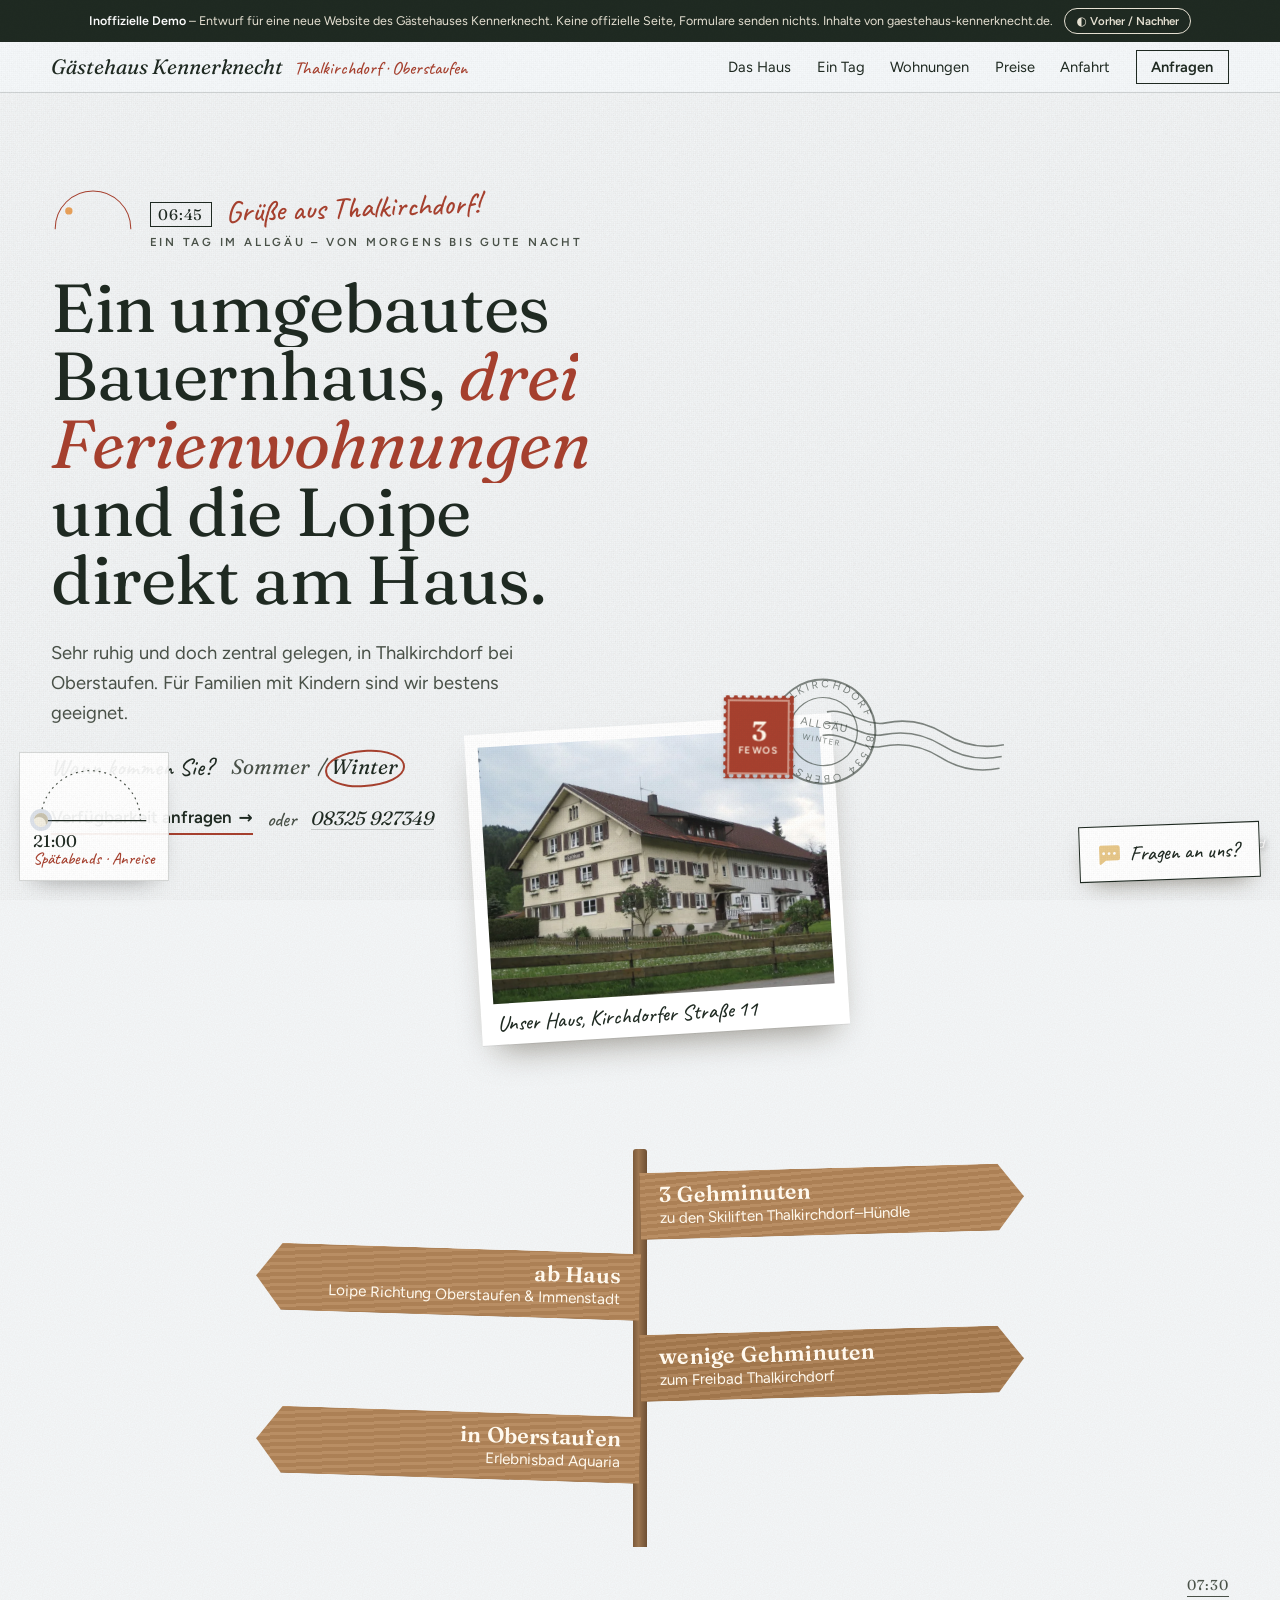
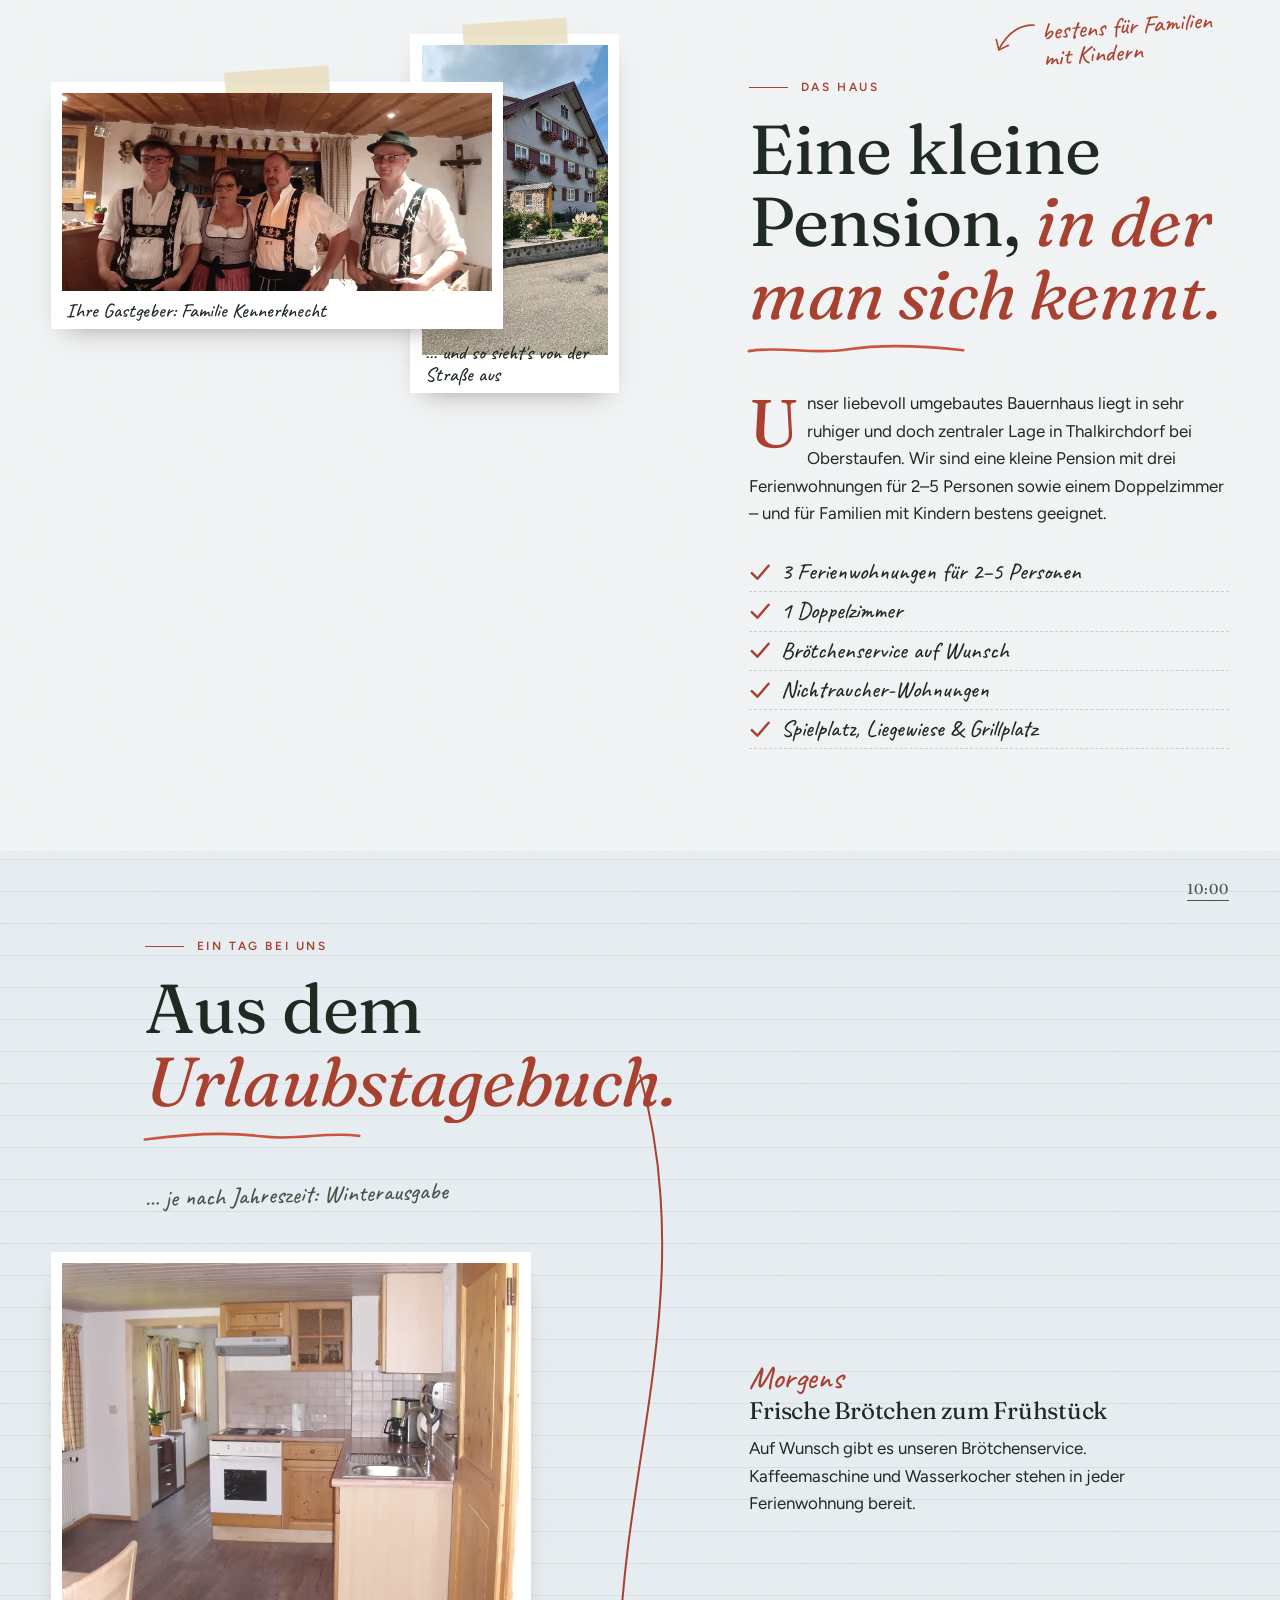
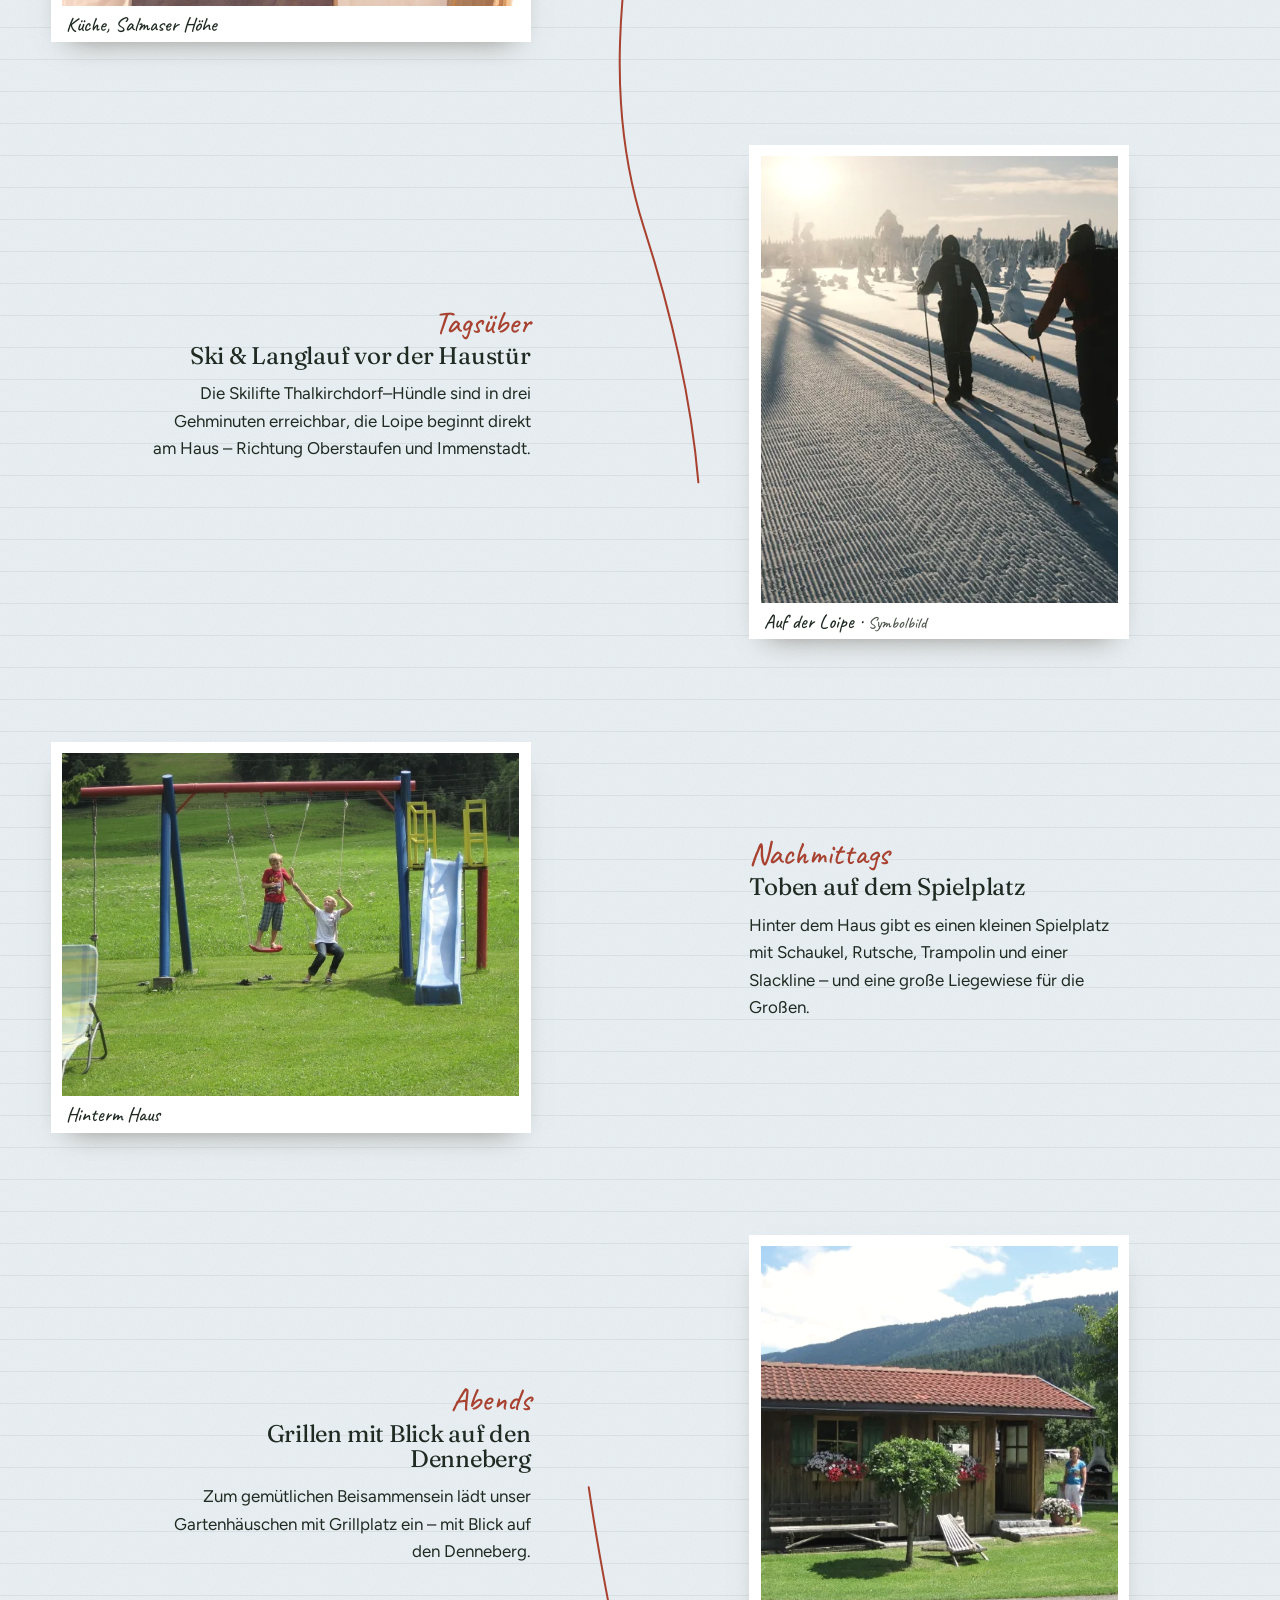
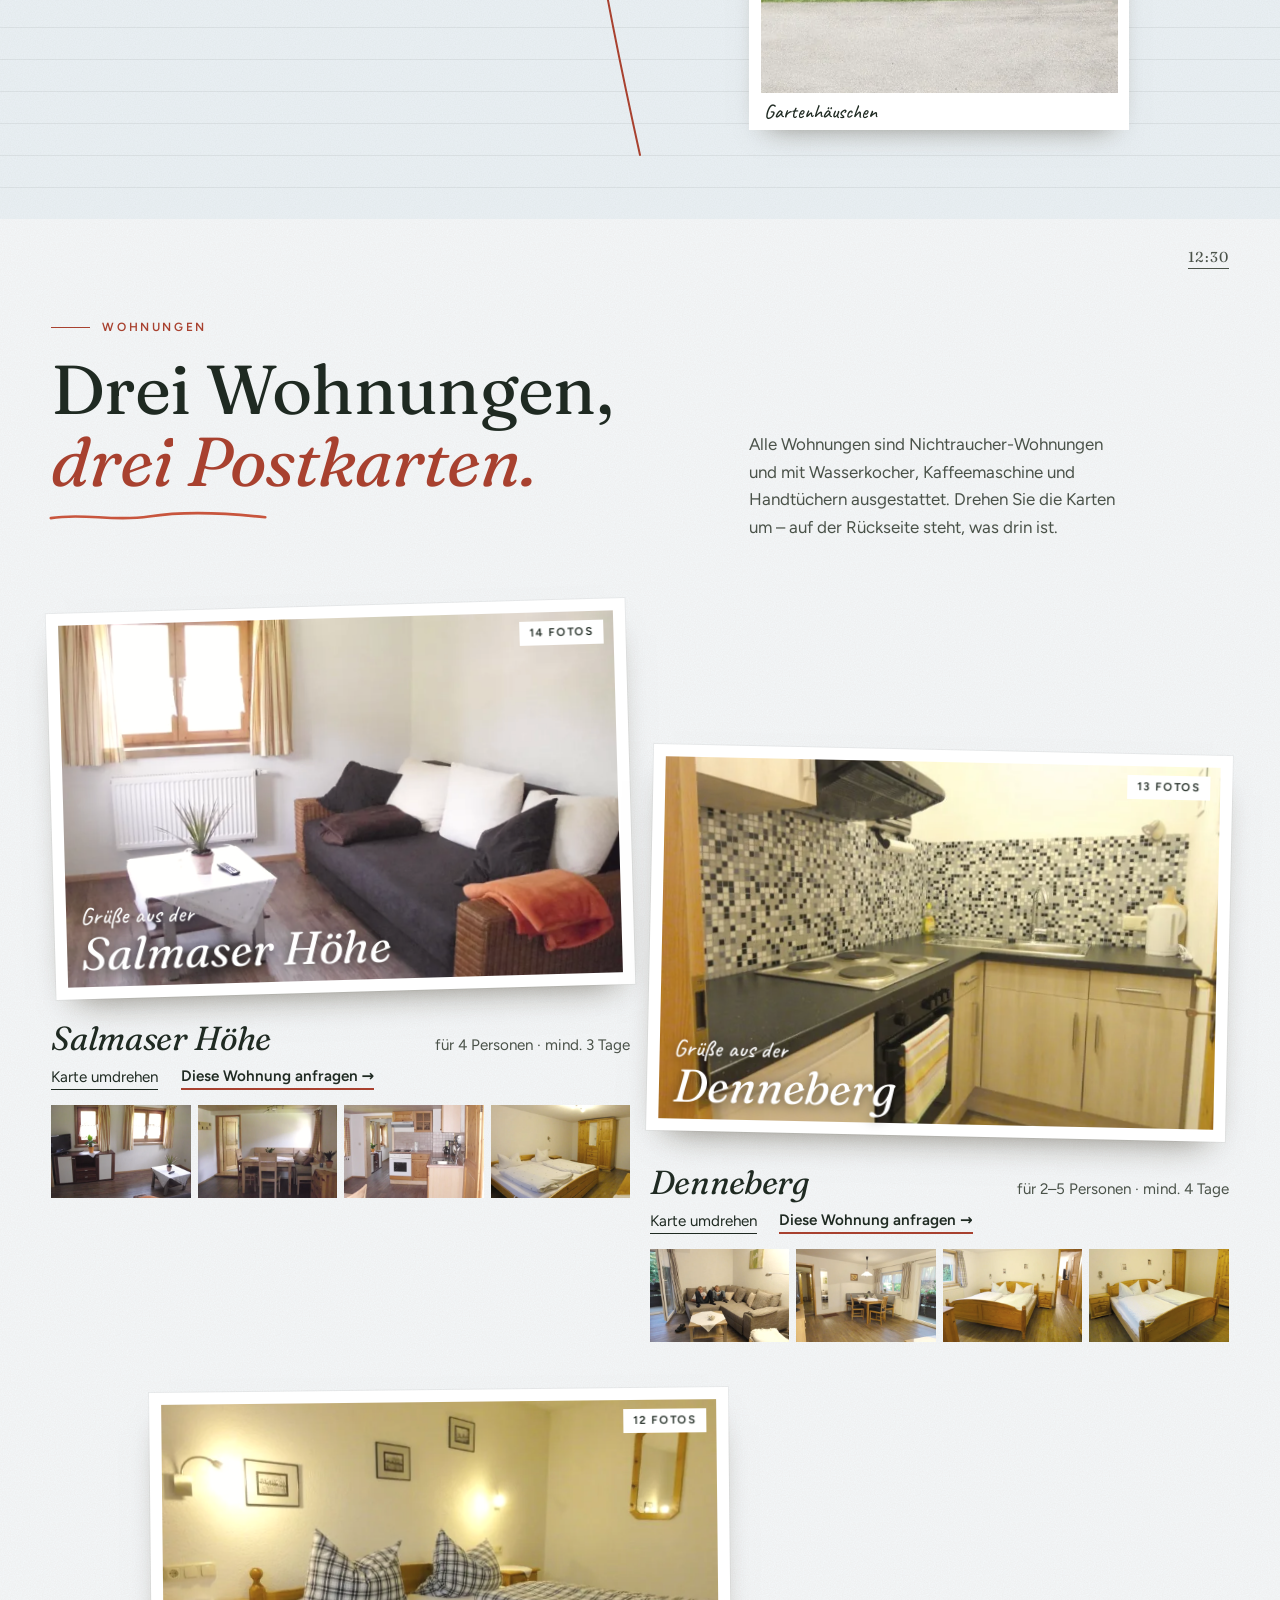
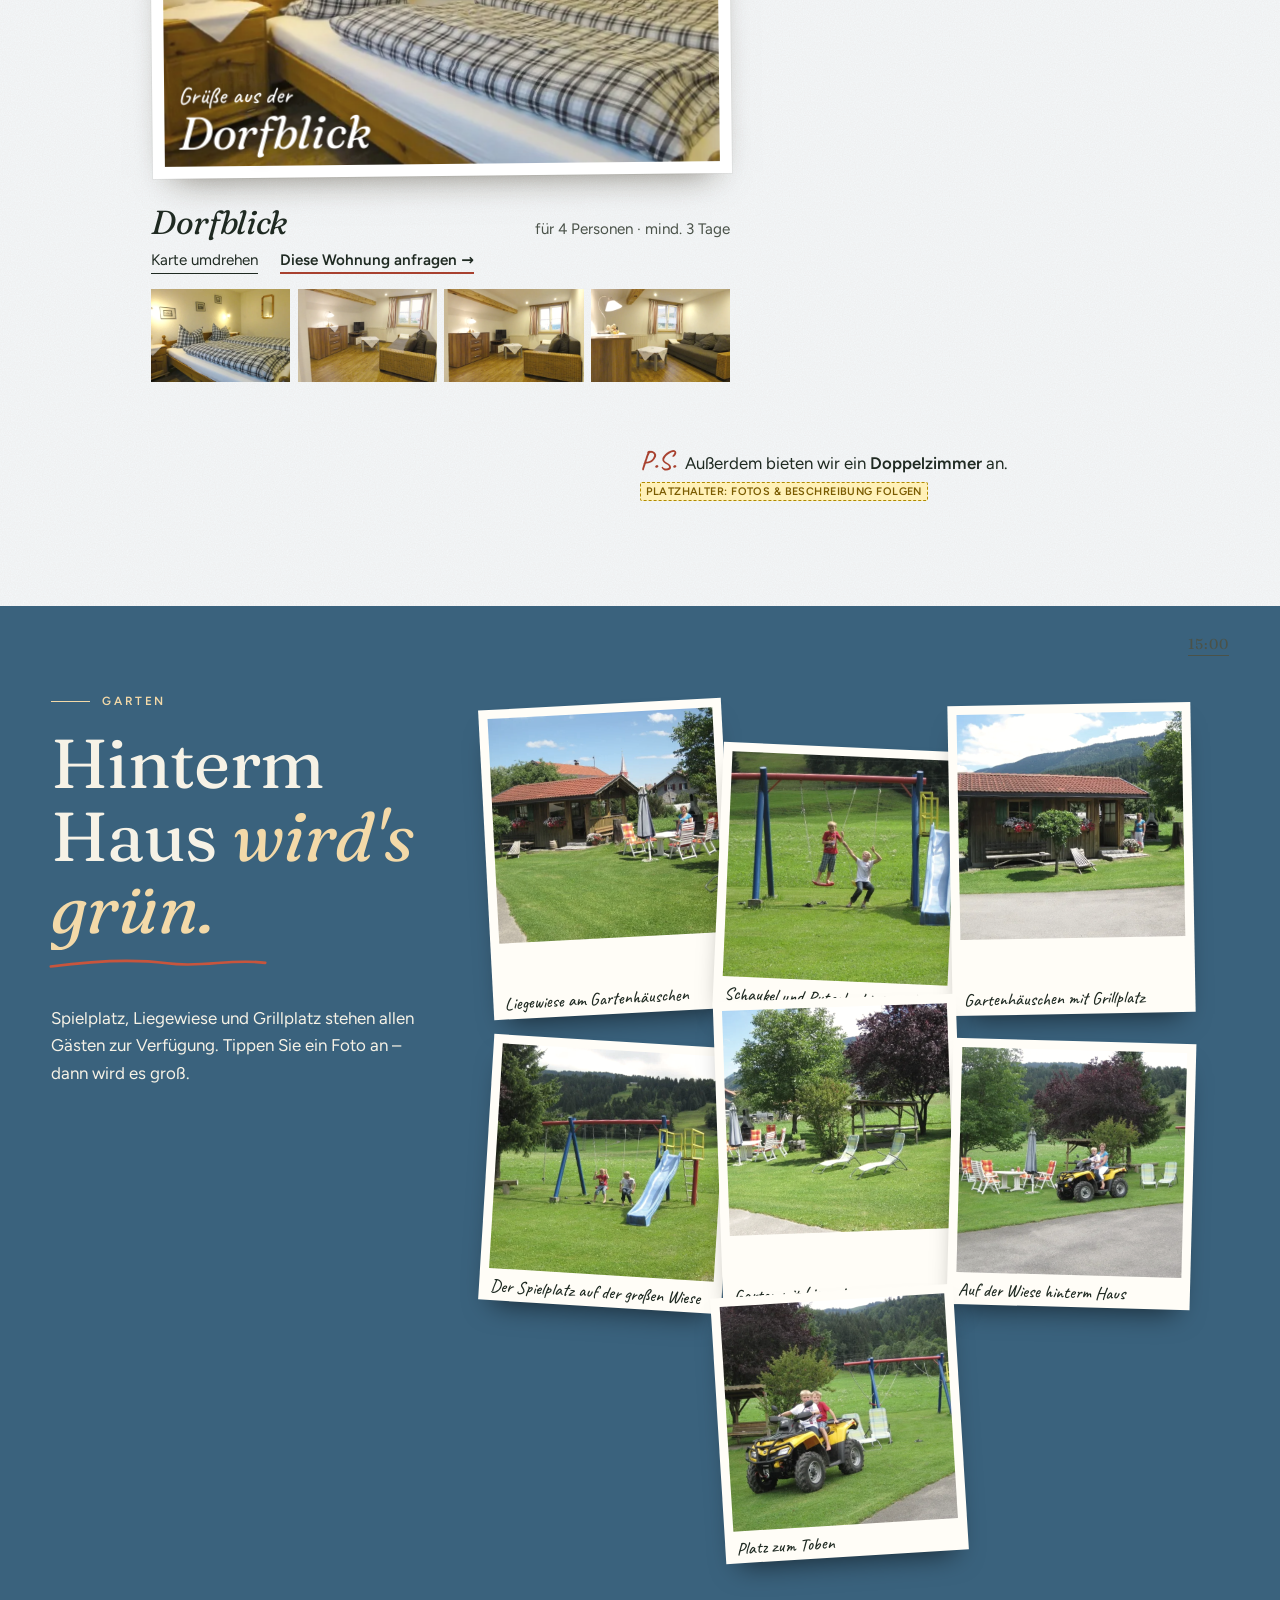
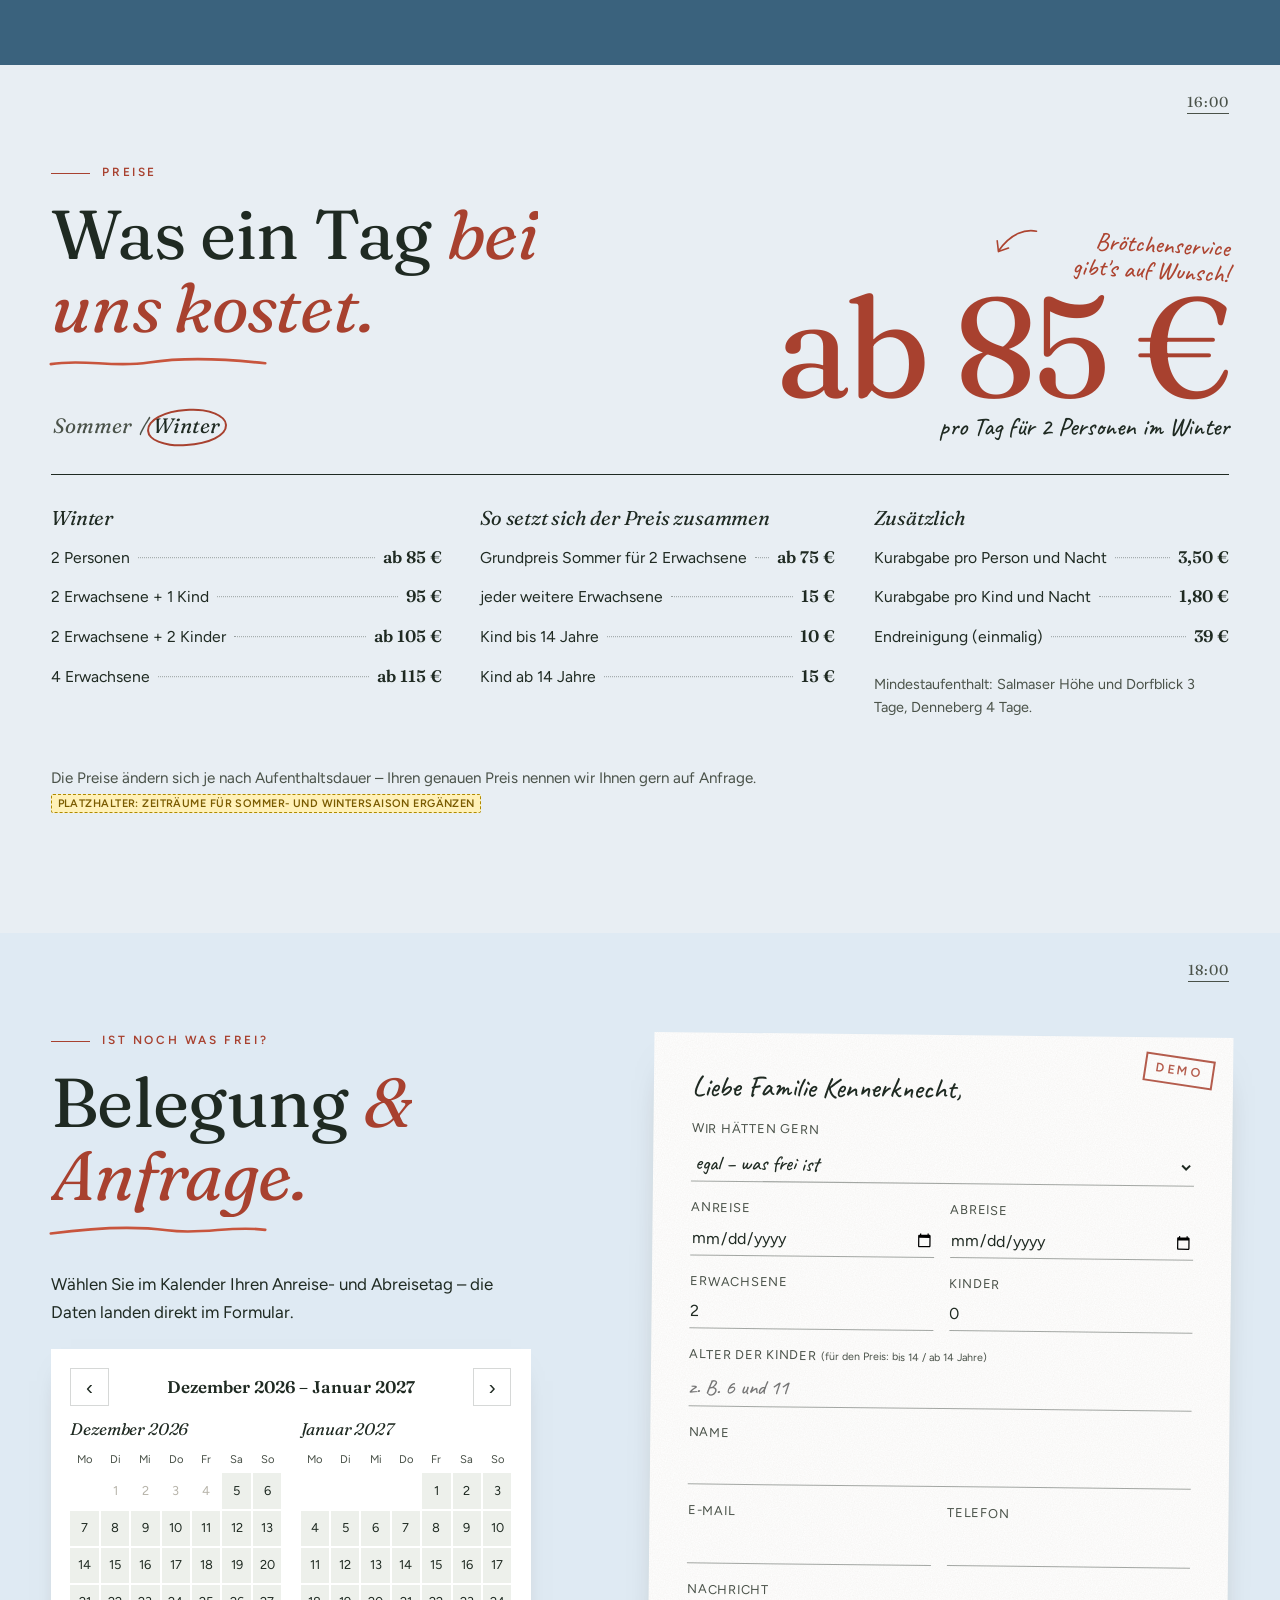
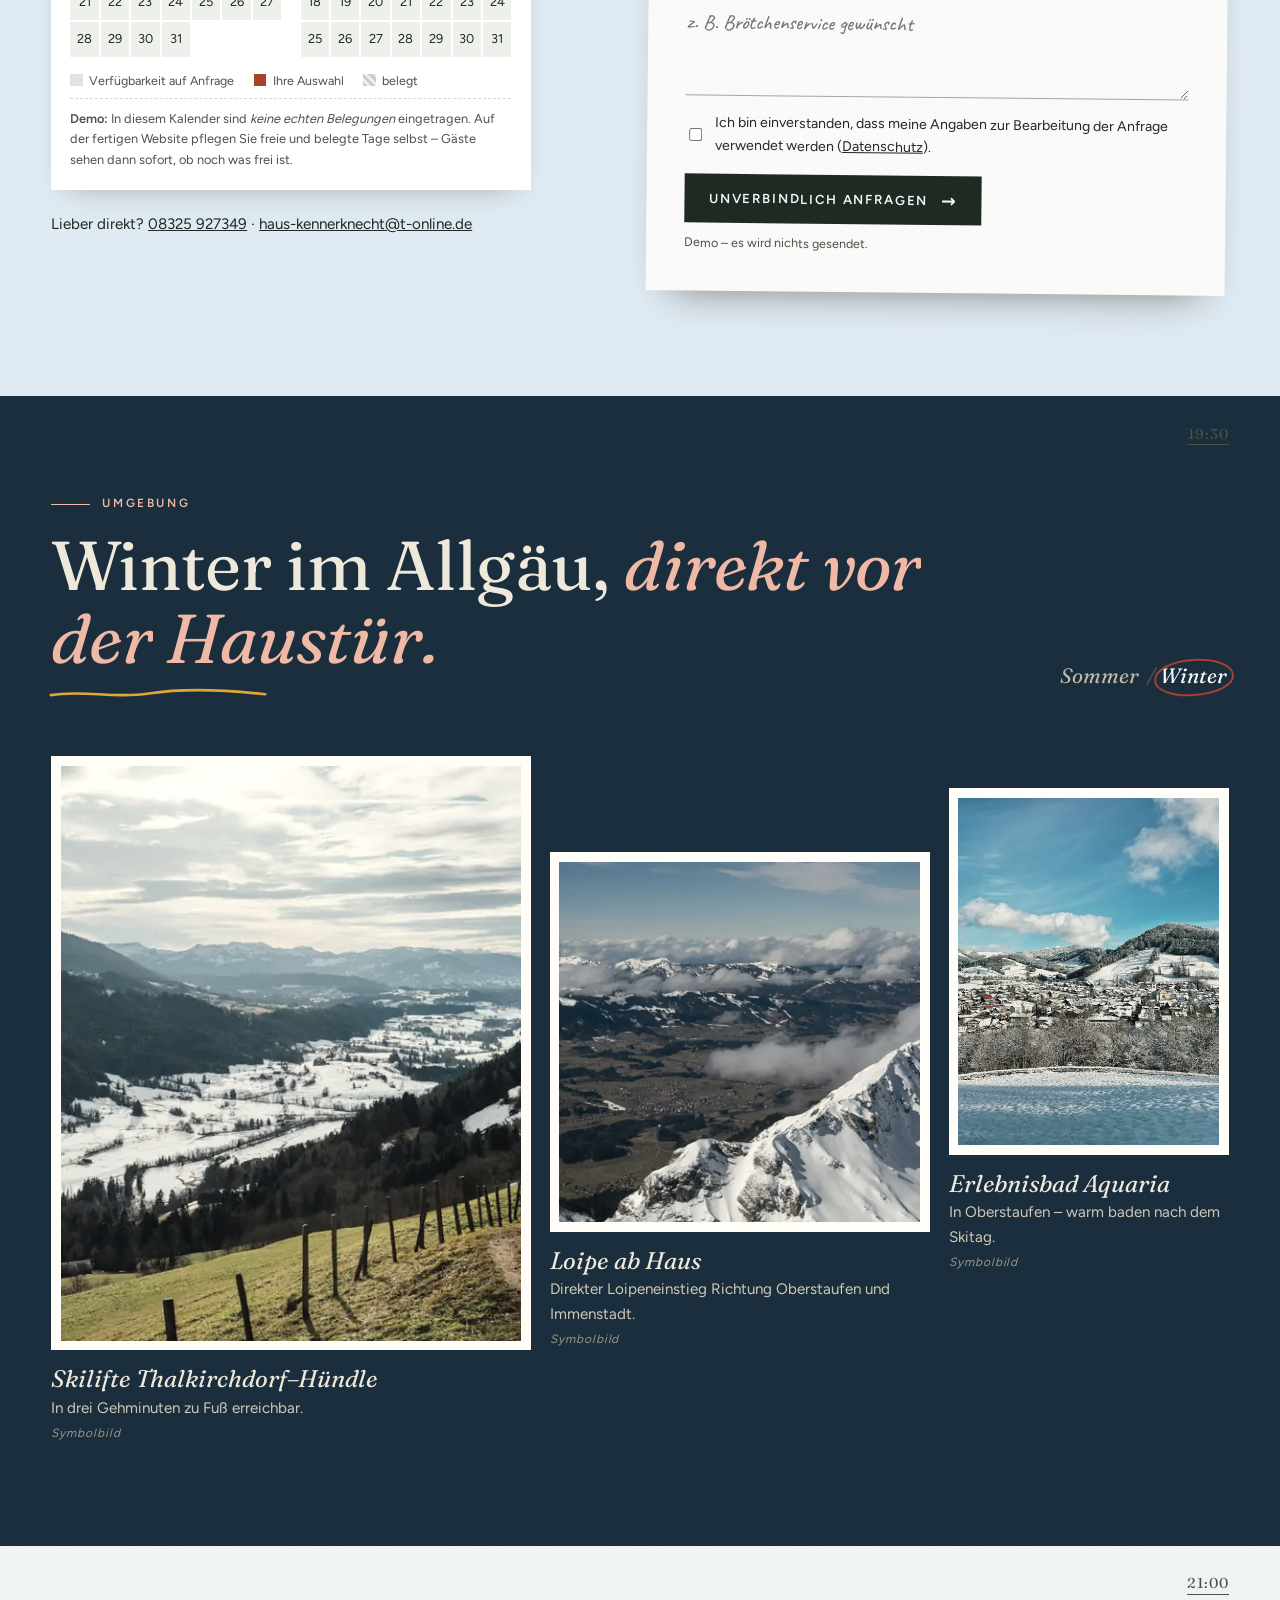
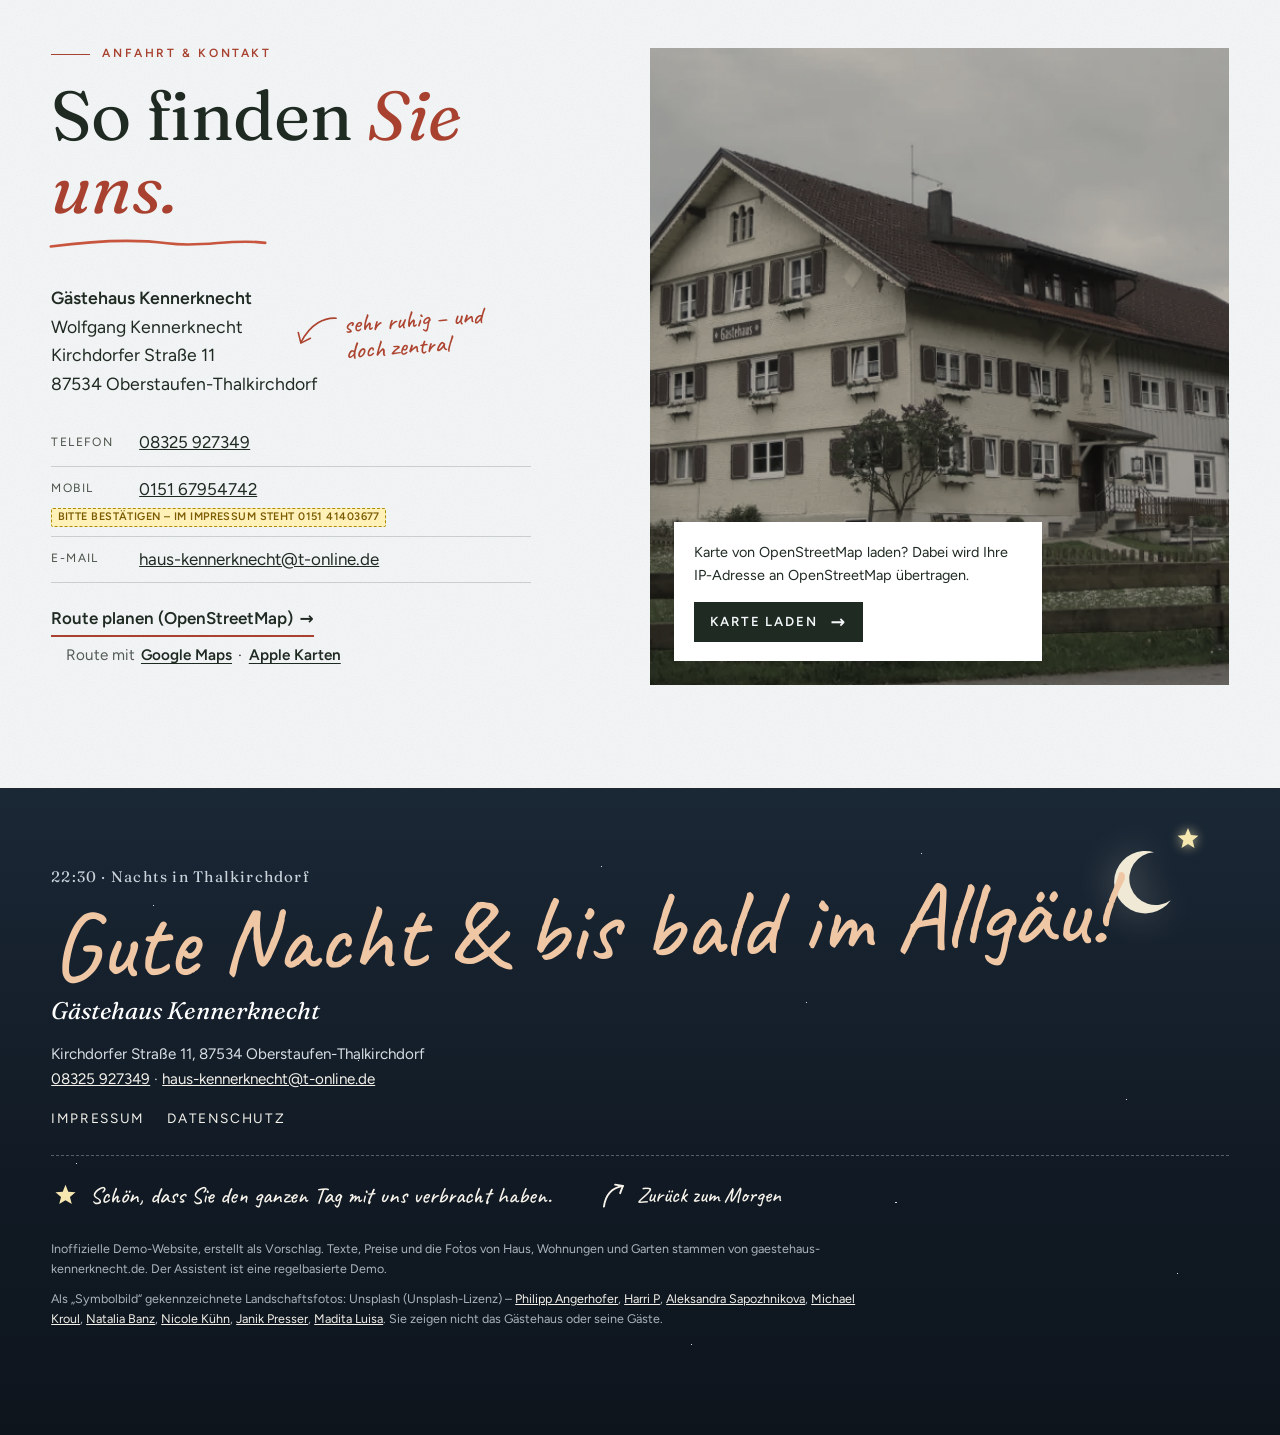
<file: index.html>
<!doctype html>
<html lang="de">
<head>
<meta charset="utf-8">
<meta name="viewport" content="width=device-width, initial-scale=1">
<title>Gästehaus Kennerknecht – Ferienwohnungen in Thalkirchdorf bei Oberstaufen (Demo)</title>
<meta name="description" content="Drei Ferienwohnungen für 2–5 Personen und ein Doppelzimmer im liebevoll umgebauten Bauernhaus in Thalkirchdorf bei Oberstaufen. Direkter Loipeneinstieg, Skilifte in Gehweite, Spielplatz und Grillplatz.">
<meta name="robots" content="noindex, nofollow">
<meta name="theme-color" content="#f6f0e4">
<link rel="icon" href="img/favicon.svg" type="image/svg+xml">
<link rel="preload" as="font" type="font/woff2" href="fonts/fraunces-latin-400-normal.woff2" crossorigin>
<!--plus--><link rel="preload" href="fonts/figtree-latin-400-normal.woff2" as="font" type="font/woff2" crossorigin><!--/plus-->
<link rel="stylesheet" href="css/bundle.css">
<link rel="stylesheet" href="chatbot/chatbot.css" media="print" onload="this.media='all'"><noscript><link rel="stylesheet" href="chatbot/chatbot.css"></noscript>
<!--liebe--><!--/liebe-->

<script>try{if(!matchMedia('(prefers-reduced-motion: reduce)').matches&&!sessionStorage.getItem('demo-intro'))document.documentElement.classList.add('intro-on')}catch(e){}</script>
<script>(function(){try{var s=localStorage.getItem('kk-season');}catch(e){}var m=new Date().getMonth();if(!s)s=(m>=10||m<=2)?'winter':'sommer';document.documentElement.dataset.season=s;})();</script>
<script type="application/ld+json">{"@context": "https://schema.org", "@type": "LodgingBusiness", "name": "Gästehaus Kennerknecht", "description": "Liebevoll umgebautes Bauernhaus mit 3 Ferienwohnungen für 2–5 Personen und einem Doppelzimmer in Thalkirchdorf bei Oberstaufen.", "address": {"@type": "PostalAddress", "streetAddress": "Kirchdorfer Straße 11", "postalCode": "87534", "addressLocality": "Oberstaufen", "addressRegion": "Bayern", "addressCountry": "DE"}, "geo": {"@type": "GeoCoordinates", "latitude": 47.55243, "longitude": 10.08728}, "telephone": "+49 8325 927349", "email": "haus-kennerknecht@t-online.de", "url": "https://www.gaestehaus-kennerknecht.de/", "priceRange": "ab 75 € pro Tag (Sommer, 2 Personen)", "amenityFeature": [{"@type": "LocationFeatureSpecification", "name": "Spielplatz", "value": true}, {"@type": "LocationFeatureSpecification", "name": "Grillplatz", "value": true}, {"@type": "LocationFeatureSpecification", "name": "Liegewiese", "value": true}, {"@type": "LocationFeatureSpecification", "name": "Brötchenservice", "value": true}, {"@type": "LocationFeatureSpecification", "name": "Nichtraucher", "value": true}]}</script>
<!--plus--><meta property="og:type" content="website"><meta property="og:locale" content="de_DE"><meta property="og:site_name" content="Gästehaus Kennerknecht"><meta property="og:title" content="Gästehaus Kennerknecht – Ferienwohnungen in Thalkirchdorf bei Oberstaufen (Demo)"><meta property="og:description" content="Drei Ferienwohnungen für 2–5 Personen und ein Doppelzimmer im liebevoll umgebauten Bauernhaus in Thalkirchdorf bei Oberstaufen. Direkter Loipeneinstieg, Skilifte in Gehweite, Spielplatz und Grillplatz."><meta property="og:url" content="https://ni1303.github.io/demo-gaestehaus-kennerknecht/"><meta property="og:image" content="https://ni1303.github.io/demo-gaestehaus-kennerknecht/img/og.jpg"><meta property="og:image:width" content="1200"><meta property="og:image:height" content="630"><meta property="og:image:alt" content="Gästehaus Kennerknecht in Thalkirchdorf – Ferienwohnungen (Demo-Entwurf, Symbolbild)"><meta name="twitter:card" content="summary_large_image"><link rel="apple-touch-icon" href="img/apple-touch-icon.png"><meta name="theme-color" content="#2f5130"><link rel="stylesheet" href="css/plus.css" media="print" onload="this.media='all'"><noscript></noscript><!--/plus-->
<!--plus--><style>.pl-vn-btn{margin-left:.7rem;padding:.25rem .7rem;border:1px solid currentColor;border-radius:999px;background:transparent;color:inherit;font:inherit;font-size:.92em;font-weight:600;cursor:pointer;white-space:nowrap}</style><!--/plus-->
</head>
<body id="top" data-fx>
<div class="intro" data-intro="1500" role="presentation">
  <svg class="intro-sky" viewBox="0 0 600 300" aria-hidden="true"><circle class="intro-sun" cx="300" cy="215" r="34"/><path class="intro-hz" pathLength="1" d="M0 230 C70 215 110 180 160 190 S240 150 290 170 S370 120 420 160 S520 200 600 205"/><path class="intro-hz2" pathLength="1" d="M0 250 C120 240 200 245 300 238 S480 248 600 244"/></svg>
  <p class="intro-hand hand" aria-hidden="true">Grüß Gott in Thalkirchdorf</p>
  <p class="intro-sub" aria-hidden="true">Ein Tag im Allgäu · Gästehaus Kennerknecht</p>
  <button class="intro-skip" type="button">Überspringen</button>
</div>
<div class="sun-ind" data-chapter-ind aria-hidden="true">
  <svg viewBox="0 0 120 66"><path class="si-arc" d="M8 60 A52 52 0 0 1 112 60"/><line x1="2" y1="60" x2="118" y2="60" class="si-hz"/></svg>
  <span class="si-arm"><span class="si-sun"></span></span>
  <span class="si-time" data-ch-no>07:30</span><span class="si-l" data-ch-label>Morgens</span>
</div>
<div class="demo-banner" role="note"><strong>Inoffizielle Demo</strong> – Entwurf für eine neue Website des Gästehauses Kennerknecht. Keine offizielle Seite, Formulare senden nichts. Inhalte von gaestehaus-kennerknecht.de.<!--plus--><button type="button" class="pl-vn-btn" aria-haspopup="dialog"><span aria-hidden="true">◐</span> Vorher / Nachher</button><!--/plus--></div>
<header class="site-header">
  <a class="brand" href="index.html#top"><span class="brand-text">Gästehaus Kennerknecht</span><span class="brand-sub">Thalkirchdorf · Oberstaufen</span></a>
  <nav class="nav" aria-label="Hauptnavigation">
    <button class="nav-toggle" aria-expanded="false" aria-controls="nav-list"><span class="sr-only">Menü</span><span></span><span></span></button>
    <ul id="nav-list">
      <li><a href="index.html#haus">Das Haus</a></li>
      <li><a href="index.html#tag">Ein Tag</a></li>
      <li><a href="index.html#wohnungen">Wohnungen</a></li>
      <li><a href="index.html#preise">Preise</a></li>
      <li><a href="index.html#anfahrt">Anfahrt</a></li>
      <li><a class="nav-cta" href="index.html#anfrage">Anfragen</a></li>
    </ul>
  </nav>
</header>
<main>
<section class="hero" data-hero aria-label="Gästehaus Kennerknecht">
  <div class="hero-photo" data-clip>
    <div class="hp only-s" data-parallax=".1"><img class="stock" src="img/stock/tal-dorf-800.webp" srcset="img/stock/tal-dorf-800.webp 900w, img/stock/tal-dorf.webp 1600w" sizes="(min-width: 900px) 62vw, 100vw" alt="Symbolbild: Grüne Wiesen vor einer Bergkette" width="1600" height="956" fetchpriority="high"></div>
    <div class="hp only-w" data-parallax=".1"><img fetchpriority="high" class="stock" src="img/stock/tal-winter-800.webp" srcset="img/stock/tal-winter-800.webp 900w, img/stock/tal-winter.webp 1600w" sizes="(min-width: 900px) 62vw, 100vw" alt="Symbolbild: Verschneites Tal mit Bergen" width="1600" height="1067"></div>
    <canvas class="snow" data-particles="snow" aria-hidden="true"></canvas>
    <p class="hero-photo-cap">Berg<span class="only-s">sommer</span><span class="only-w">winter</span> · <i>Symbolbild</i></p>
  </div>
  <div class="hero-text">
    <p class="day-start"><svg class="hero-arc" viewBox="0 0 160 70" aria-hidden="true" data-draw><path pathLength="1" d="M8 64 A72 72 0 0 1 152 64"/><circle cx="34" cy="30" r="7"/></svg><span class="day-time">06:45</span><span class="hand kicker">Grüße aus Thalkirchdorf!</span></p>
    <p class="day-line">Ein Tag im Allgäu – von morgens bis Gute Nacht</p>
    <h1 data-split>Ein umgebautes Bauernhaus, <em>drei Ferienwohnungen</em> <span class="only-s">und das Freibad gleich ums Eck.</span><span class="only-w">und die Loipe direkt am Haus.</span></h1>
    <p class="lead" data-reveal>Sehr ruhig und doch zentral gelegen, in Thalkirchdorf bei Oberstaufen. Für Familien mit Kindern sind wir bestens geeignet.</p>
    <div class="hero-season" data-reveal><span class="hand">Wann kommen Sie?</span><div class="season" role="group" aria-label="Jahreszeit wählen">
  <button type="button" data-season="sommer" aria-pressed="true">Sommer</button><span class="season-slash" aria-hidden="true">/</span><button type="button" data-season="winter" aria-pressed="false">Winter</button>
</div></div>
    <p class="hero-links" data-reveal><a class="arrow-link" href="#anfrage">Verfügbarkeit anfragen <span aria-hidden="true">→</span></a> <span class="or">oder</span> <a class="tel" href="tel:+498325927349">08325 927349</a></p>
  </div>
  <figure class="hero-card" data-reveal>
    <div class="hc-photo"><img src="img/img-0882.webp" alt="Das Gästehaus Kennerknecht – ein umgebautes Bauernhaus in Thalkirchdorf" width="800" height="600"></div>
    <figcaption class="hand">Unser Haus, Kirchdorfer Straße 11</figcaption>
    <svg class="postmark" viewBox="0 0 120 120" aria-hidden="true" focusable="false"><defs><path id="pm-c" d="M60 60m-44 0a44 44 0 1 1 88 0a44 44 0 1 1-88 0"/></defs>
<circle cx="60" cy="60" r="52" fill="none" stroke="currentColor" stroke-width="2"/><circle cx="60" cy="60" r="34" fill="none" stroke="currentColor" stroke-width="1.2"/>
<text font-size="10.5" letter-spacing="2.4" fill="currentColor"><textPath href="#pm-c">THALKIRCHDORF · 87534 OBERSTAUFEN ·</textPath></text>
<text x="60" y="57" text-anchor="middle" font-size="11" fill="currentColor" letter-spacing="1">ALLGÄU</text><text x="60" y="71" text-anchor="middle" font-size="8" fill="currentColor" letter-spacing="1.5" class="pm-season"></text>
<path d="M-10 40c20-8 40 8 60 0s40-8 60 0 40 8 60 0M-10 52c20-8 40 8 60 0s40-8 60 0 40 8 60 0M-10 64c20-8 40 8 60 0s40-8 60 0 40 8 60 0" fill="none" stroke="currentColor" stroke-width="1.6" transform="translate(70 0)"/></svg>
    <span class="stamp hc-stamp" aria-hidden="true"><b>3</b><small>Fewos</small></span>
  </figure>
</section>

<section class="signs" aria-label="Entfernungen vom Haus">
  <div class="post" aria-hidden="true"></div>
  <span class="sign sign-r"><b>3 Gehminuten</b>zu den Skiliften Thalkirchdorf–Hündle</span>
  <span class="sign sign-l"><b>ab Haus</b>Loipe Richtung Oberstaufen &amp; Immenstadt</span>
  <span class="sign sign-r"><b>wenige Gehminuten</b>zum Freibad Thalkirchdorf</span>
  <span class="sign sign-l"><b>in Oberstaufen</b>Erlebnisbad Aquaria</span>
</section>

<section id="haus" class="haus" data-chapter="Morgens · Ankommen" data-ch-no="07:30">
  <div class="haus-photos">
    <figure class="taped t1" data-reveal><img src="img/img-20230704-wa0006.webp" alt="Familie Kennerknecht in Tracht" width="800" height="369" loading="lazy"><figcaption class="hand">Ihre Gastgeber: Familie Kennerknecht</figcaption></figure>
    <figure class="taped t2" data-reveal><img src="img/img-20241217-wa0008.webp" alt="Das Gästehaus Kennerknecht von der Straße aus" width="360" height="800" loading="lazy"><figcaption class="hand">… und so sieht's von der Straße aus</figcaption></figure>
  </div>
  <div class="haus-text">
    <p class="kicker-line">Das Haus</p>
    <h2 data-split>Eine kleine Pension, <em>in der man sich kennt.</em></h2>
    <p class="drop" data-reveal>Unser liebevoll umgebautes Bauernhaus liegt in sehr ruhiger und doch zentraler Lage in Thalkirchdorf bei Oberstaufen. Wir sind eine kleine Pension mit drei Ferienwohnungen für 2–5 Personen sowie einem Doppelzimmer – und für Familien mit Kindern bestens geeignet.</p>
    <ul class="ticks" data-reveal>
      <li><svg viewBox="0 0 24 24" aria-hidden="true"><path pathLength="1" d="M3 13l6 6L21 5"/></svg>3 Ferienwohnungen für 2–5 Personen</li>
      <li><svg viewBox="0 0 24 24" aria-hidden="true"><path pathLength="1" d="M3 13l6 6L21 5"/></svg>1 Doppelzimmer</li>
      <li><svg viewBox="0 0 24 24" aria-hidden="true"><path pathLength="1" d="M3 13l6 6L21 5"/></svg>Brötchenservice auf Wunsch</li>
      <li><svg viewBox="0 0 24 24" aria-hidden="true"><path pathLength="1" d="M3 13l6 6L21 5"/></svg>Nichtraucher-Wohnungen</li>
      <li><svg viewBox="0 0 24 24" aria-hidden="true"><path pathLength="1" d="M3 13l6 6L21 5"/></svg>Spielplatz, Liegewiese &amp; Grillplatz</li>
    </ul>
  </div>
</section>

<section id="tag" class="journal" data-chapter="Vormittags · Unterwegs" data-ch-no="10:00">
  <header class="j-head">
    <p class="kicker-line">Ein Tag bei uns</p>
    <h2 data-split>Aus dem <em>Urlaubstagebuch.</em></h2>
    <p class="hand j-note">… je nach Jahreszeit: <span class="only-s">Sommerausgabe</span><span class="only-w">Winterausgabe</span></p>
  </header>
  <svg class="j-path" data-scrolldraw viewBox="0 0 100 1000" preserveAspectRatio="none" aria-hidden="true"><path pathLength="1" d="M50 0 C 90 120, 10 220, 52 330 S 92 520, 46 640 S 8 840, 50 1000"/></svg>
  <ol class="j-list">
    <li class="j-entry left">
      <figure class="pol-j" data-reveal style="--r:-2.5deg"><img src="img/bild4.webp" alt="Küche der Ferienwohnung Salmaser Höhe" width="800" height="600" loading="lazy"><figcaption>Küche, Salmaser Höhe</figcaption></figure>
      <div class="j-text" data-reveal><span class="hand j-time">Morgens</span><h3>Frische Brötchen zum Frühstück</h3><p>Auf Wunsch gibt es unseren Brötchenservice. Kaffeemaschine und Wasserkocher stehen in jeder Ferienwohnung bereit.</p></div>
    </li>
    <li class="j-entry right">
      <figure class="pol-j only-s" data-reveal style="--r:2deg"><img class="stock" src="img/stock/kuehe-weide-800.webp" srcset="img/stock/kuehe-weide-800.webp 900w, img/stock/kuehe-weide.webp 1600w" sizes="(min-width: 900px) 30vw, 70vw" alt="Symbolbild: Braunvieh auf einer Bergweide" width="1019" height="1600" loading="lazy"><figcaption>Unterwegs · <i>Symbolbild</i></figcaption></figure>
      <figure class="pol-j only-w" data-reveal style="--r:2deg"><img class="stock" src="img/stock/langlauf-800.webp" srcset="img/stock/langlauf-800.webp 900w, img/stock/langlauf.webp 1600w" sizes="(min-width: 900px) 30vw, 70vw" alt="Symbolbild: Zwei Langläufer auf einer verschneiten Loipe" width="1600" height="1067" loading="lazy"><figcaption>Auf der Loipe · <i>Symbolbild</i></figcaption></figure>
      <div class="j-text" data-reveal><span class="hand j-time">Tagsüber</span>
        <h3 class="only-s">Wandern &amp; Freibad</h3><p class="only-s">Im Sommer bieten sich viele Wanderungen in der Umgebung an – und das Freibad Thalkirchdorf ist in wenigen Gehminuten erreichbar.</p>
        <h3 class="only-w">Ski &amp; Langlauf vor der Haustür</h3><p class="only-w">Die Skilifte Thalkirchdorf–Hündle sind in drei Gehminuten erreichbar, die Loipe beginnt direkt am Haus – Richtung Oberstaufen und Immenstadt.</p></div>
    </li>
    <li class="j-entry left">
      <figure class="pol-j" data-reveal style="--r:-1.5deg"><img src="img/img-0584.webp" alt="Spielplatz mit Schaukel und Rutsche hinter dem Haus" width="800" height="600" loading="lazy"><figcaption>Hinterm Haus</figcaption></figure>
      <div class="j-text" data-reveal><span class="hand j-time">Nachmittags</span><h3>Toben auf dem Spielplatz</h3><p>Hinter dem Haus gibt es einen kleinen Spielplatz mit Schaukel, Rutsche, Trampolin und einer Slackline – und eine große Liegewiese für die Großen.</p></div>
    </li>
    <li class="j-entry right">
      <figure class="pol-j" data-reveal style="--r:2.5deg"><img src="img/img-0583.webp" alt="Gartenhäuschen mit Grillplatz und Bergblick" width="800" height="600" loading="lazy"><figcaption>Gartenhäuschen</figcaption></figure>
      <div class="j-text" data-reveal><span class="hand j-time">Abends</span><h3>Grillen mit Blick auf den Denneberg</h3><p>Zum gemütlichen Beisammensein lädt unser Gartenhäuschen mit Grillplatz ein – mit Blick auf den Denneberg.</p></div>
    </li>
  </ol>
</section>

<section id="wohnungen" class="flats-sec" data-chapter="Mittags · Die Wohnungen" data-ch-no="12:30">
  <div class="f-head">
    <p class="kicker-line">Wohnungen</p>
    <h2 data-split>Drei Wohnungen, <em>drei Postkarten.</em></h2>
    <p class="f-lead" data-reveal>Alle Wohnungen sind Nichtraucher-Wohnungen und mit Wasserkocher, Kaffeemaschine und Handtüchern ausgestattet. Drehen Sie die Karten um – auf der Rückseite steht, was drin ist.</p>
  </div>
  <div class="flats">
    <article class="flat" id="salmaserhoehe" style="--tilt:-1.6deg">
      <div class="pc" data-flip>
        <div class="pc-inner">
          <a class="pc-front" href="img/bild1.webp" data-lightbox="salmaserhoehe" data-caption="Ferienwohnung Salmaser Höhe">
            <img src="img/bild1.webp" alt="Ferienwohnung Salmaser Höhe" loading="lazy" width="800" height="600">
            <span class="pc-greet">Grüße aus der<br><strong>Salmaser Höhe</strong></span>
            <span class="pc-count">14 Fotos</span>
          </a>
          <div class="pc-back" aria-label="Rückseite: Ferienwohnung Salmaser Höhe">
            <div class="pc-msg">
              <p class="pc-hello">Liebe Gäste,</p>
              <p>die <strong>Salmaser Höhe</strong> ist für 4 Personen gedacht, Mindestaufenthalt 3 Tage.</p>
              <ul><li>Renoviert im August 2010</li><li>3 Sterne</li><li>Nichtraucher-Wohnung</li><li>Brötchenservice</li></ul>
              <p class="pc-sign">Ausgestattet mit Wasserkocher, Kaffeemaschine, Handtüchern usw.</p>
            </div>
            <div class="pc-addr">
              <span class="stamp " aria-hidden="true"><b>4</b><small>Pers.</small></span>
              <span class="pc-line">An</span><span class="pc-line">Sie &amp; Ihre Familie</span><span class="pc-line">Ferienwohnung Salmaser Höhe</span><span class="pc-line">87534 Thalkirchdorf</span>
            </div>
          </div>
        </div>
      </div>
      <div class="flat-meta">
        <h3>Salmaser Höhe</h3>
        <p class="flat-keys">für 4 Personen · mind. 3 Tage</p>
        <div class="flat-actions">
          <button type="button" class="link-btn" data-flip-btn aria-pressed="false"><span class="t-front">Karte umdrehen</span><span class="t-back">Foto zeigen</span></button>
          <a class="link-btn strong" href="#anfrage" data-flat="salmaserhoehe">Diese Wohnung anfragen →</a>
        </div>
        <div class="flat-strip" aria-label="Weitere Fotos der Wohnung Salmaser Höhe"><a href="img/bild2.webp" data-lightbox="salmaserhoehe" data-caption="Ferienwohnung Salmaser Höhe"><img src="img/bild2.webp" alt="Ferienwohnung Salmaser Höhe – Foto 2" loading="lazy" width="160" height="107"></a><a href="img/bild3.webp" data-lightbox="salmaserhoehe" data-caption="Ferienwohnung Salmaser Höhe"><img src="img/bild3.webp" alt="Ferienwohnung Salmaser Höhe – Foto 3" loading="lazy" width="160" height="107"></a><a href="img/bild4.webp" data-lightbox="salmaserhoehe" data-caption="Ferienwohnung Salmaser Höhe"><img src="img/bild4.webp" alt="Ferienwohnung Salmaser Höhe – Foto 4" loading="lazy" width="160" height="107"></a><a href="img/dsc02443.webp" data-lightbox="salmaserhoehe" data-caption="Ferienwohnung Salmaser Höhe"><img src="img/dsc02443.webp" alt="Ferienwohnung Salmaser Höhe – Foto 5" loading="lazy" width="160" height="107"></a><a href="img/dsc02444.webp" data-lightbox="salmaserhoehe" data-caption="Ferienwohnung Salmaser Höhe" class="more"><img src="img/dsc02444.webp" alt="Ferienwohnung Salmaser Höhe – Foto 6" loading="lazy" width="160" height="107"></a><a href="img/dsc02445.webp" data-lightbox="salmaserhoehe" data-caption="Ferienwohnung Salmaser Höhe" class="more"><img src="img/dsc02445.webp" alt="Ferienwohnung Salmaser Höhe – Foto 7" loading="lazy" width="160" height="107"></a><a href="img/dsc02446.webp" data-lightbox="salmaserhoehe" data-caption="Ferienwohnung Salmaser Höhe" class="more"><img src="img/dsc02446.webp" alt="Ferienwohnung Salmaser Höhe – Foto 8" loading="lazy" width="160" height="107"></a><a href="img/dsc02447.webp" data-lightbox="salmaserhoehe" data-caption="Ferienwohnung Salmaser Höhe" class="more"><img src="img/dsc02447.webp" alt="Ferienwohnung Salmaser Höhe – Foto 9" loading="lazy" width="160" height="107"></a><a href="img/dsc02448.webp" data-lightbox="salmaserhoehe" data-caption="Ferienwohnung Salmaser Höhe" class="more"><img src="img/dsc02448.webp" alt="Ferienwohnung Salmaser Höhe – Foto 10" loading="lazy" width="160" height="107"></a><a href="img/dsc02449.webp" data-lightbox="salmaserhoehe" data-caption="Ferienwohnung Salmaser Höhe" class="more"><img src="img/dsc02449.webp" alt="Ferienwohnung Salmaser Höhe – Foto 11" loading="lazy" width="160" height="107"></a><a href="img/dsc02450.webp" data-lightbox="salmaserhoehe" data-caption="Ferienwohnung Salmaser Höhe" class="more"><img src="img/dsc02450.webp" alt="Ferienwohnung Salmaser Höhe – Foto 12" loading="lazy" width="160" height="107"></a><a href="img/dsc02451.webp" data-lightbox="salmaserhoehe" data-caption="Ferienwohnung Salmaser Höhe" class="more"><img src="img/dsc02451.webp" alt="Ferienwohnung Salmaser Höhe – Foto 13" loading="lazy" width="160" height="107"></a><a href="img/dsc02452.webp" data-lightbox="salmaserhoehe" data-caption="Ferienwohnung Salmaser Höhe" class="more"><img src="img/dsc02452.webp" alt="Ferienwohnung Salmaser Höhe – Foto 14" loading="lazy" width="160" height="107"></a></div>
      </div>
    </article>
    <article class="flat" id="denneberg" style="--tilt:1.2deg">
      <div class="pc" data-flip>
        <div class="pc-inner">
          <a class="pc-front" href="img/dsc02455.webp" data-lightbox="denneberg" data-caption="Ferienwohnung Denneberg">
            <img src="img/dsc02455.webp" alt="Ferienwohnung Denneberg" loading="lazy" width="800" height="600">
            <span class="pc-greet">Grüße aus der<br><strong>Denneberg</strong></span>
            <span class="pc-count">13 Fotos</span>
          </a>
          <div class="pc-back" aria-label="Rückseite: Ferienwohnung Denneberg">
            <div class="pc-msg">
              <p class="pc-hello">Liebe Gäste,</p>
              <p>die <strong>Denneberg</strong> ist für 2–5 Personen gedacht, Mindestaufenthalt 4 Tage.</p>
              <ul><li>Renoviert im Dezember 2013</li><li>2 separate Schlafräume</li><li>Balkon mit großem überdachtem Freisitz</li><li>2 Sterne</li><li>Nichtraucher-Wohnung</li><li>Brötchenservice</li></ul>
              <p class="pc-sign">Ausgestattet mit Wasserkocher, Kaffeemaschine, Handtüchern usw.</p>
            </div>
            <div class="pc-addr">
              <span class="stamp " aria-hidden="true"><b>2–5</b><small>Pers.</small></span>
              <span class="pc-line">An</span><span class="pc-line">Sie &amp; Ihre Familie</span><span class="pc-line">Ferienwohnung Denneberg</span><span class="pc-line">87534 Thalkirchdorf</span>
            </div>
          </div>
        </div>
      </div>
      <div class="flat-meta">
        <h3>Denneberg</h3>
        <p class="flat-keys">für 2–5 Personen · mind. 4 Tage</p>
        <div class="flat-actions">
          <button type="button" class="link-btn" data-flip-btn aria-pressed="false"><span class="t-front">Karte umdrehen</span><span class="t-back">Foto zeigen</span></button>
          <a class="link-btn strong" href="#anfrage" data-flat="denneberg">Diese Wohnung anfragen →</a>
        </div>
        <div class="flat-strip" aria-label="Weitere Fotos der Wohnung Denneberg"><a href="img/dsc02456.webp" data-lightbox="denneberg" data-caption="Ferienwohnung Denneberg"><img src="img/dsc02456.webp" alt="Ferienwohnung Denneberg – Foto 2" loading="lazy" width="160" height="107"></a><a href="img/dsc02457.webp" data-lightbox="denneberg" data-caption="Ferienwohnung Denneberg"><img src="img/dsc02457.webp" alt="Ferienwohnung Denneberg – Foto 3" loading="lazy" width="160" height="107"></a><a href="img/dsc02458.webp" data-lightbox="denneberg" data-caption="Ferienwohnung Denneberg"><img src="img/dsc02458.webp" alt="Ferienwohnung Denneberg – Foto 4" loading="lazy" width="160" height="107"></a><a href="img/dsc02459.webp" data-lightbox="denneberg" data-caption="Ferienwohnung Denneberg"><img src="img/dsc02459.webp" alt="Ferienwohnung Denneberg – Foto 5" loading="lazy" width="160" height="107"></a><a href="img/dsc02460.webp" data-lightbox="denneberg" data-caption="Ferienwohnung Denneberg" class="more"><img src="img/dsc02460.webp" alt="Ferienwohnung Denneberg – Foto 6" loading="lazy" width="160" height="107"></a><a href="img/dsc02461.webp" data-lightbox="denneberg" data-caption="Ferienwohnung Denneberg" class="more"><img src="img/dsc02461.webp" alt="Ferienwohnung Denneberg – Foto 7" loading="lazy" width="160" height="107"></a><a href="img/img-1202.webp" data-lightbox="denneberg" data-caption="Ferienwohnung Denneberg" class="more"><img src="img/img-1202.webp" alt="Ferienwohnung Denneberg – Foto 8" loading="lazy" width="160" height="107"></a><a href="img/img-1203.webp" data-lightbox="denneberg" data-caption="Ferienwohnung Denneberg" class="more"><img src="img/img-1203.webp" alt="Ferienwohnung Denneberg – Foto 9" loading="lazy" width="160" height="107"></a><a href="img/img-1204.webp" data-lightbox="denneberg" data-caption="Ferienwohnung Denneberg" class="more"><img src="img/img-1204.webp" alt="Ferienwohnung Denneberg – Foto 10" loading="lazy" width="160" height="107"></a><a href="img/img-1214.webp" data-lightbox="denneberg" data-caption="Ferienwohnung Denneberg" class="more"><img src="img/img-1214.webp" alt="Ferienwohnung Denneberg – Foto 11" loading="lazy" width="160" height="107"></a><a href="img/img-1215.webp" data-lightbox="denneberg" data-caption="Ferienwohnung Denneberg" class="more"><img src="img/img-1215.webp" alt="Ferienwohnung Denneberg – Foto 12" loading="lazy" width="160" height="107"></a><a href="img/img-1217.webp" data-lightbox="denneberg" data-caption="Ferienwohnung Denneberg" class="more"><img src="img/img-1217.webp" alt="Ferienwohnung Denneberg – Foto 13" loading="lazy" width="160" height="107"></a></div>
      </div>
    </article>
    <article class="flat" id="dorfblick" style="--tilt:-.6deg">
      <div class="pc" data-flip>
        <div class="pc-inner">
          <a class="pc-front" href="img/dsc02466.webp" data-lightbox="dorfblick" data-caption="Ferienwohnung Dorfblick">
            <img src="img/dsc02466.webp" alt="Ferienwohnung Dorfblick" loading="lazy" width="800" height="600">
            <span class="pc-greet">Grüße aus der<br><strong>Dorfblick</strong></span>
            <span class="pc-count">12 Fotos</span>
          </a>
          <div class="pc-back" aria-label="Rückseite: Ferienwohnung Dorfblick">
            <div class="pc-msg">
              <p class="pc-hello">Liebe Gäste,</p>
              <p>die <strong>Dorfblick</strong> ist für 4 Personen gedacht, Mindestaufenthalt 3 Tage.</p>
              <ul><li>Komplett renoviert im August 2011</li><li>Nichtraucher-Wohnung</li><li>Brötchenservice</li></ul>
              <p class="pc-sign">Ausgestattet mit Wasserkocher, Kaffeemaschine, Handtüchern usw.</p>
            </div>
            <div class="pc-addr">
              <span class="stamp " aria-hidden="true"><b>4</b><small>Pers.</small></span>
              <span class="pc-line">An</span><span class="pc-line">Sie &amp; Ihre Familie</span><span class="pc-line">Ferienwohnung Dorfblick</span><span class="pc-line">87534 Thalkirchdorf</span>
            </div>
          </div>
        </div>
      </div>
      <div class="flat-meta">
        <h3>Dorfblick</h3>
        <p class="flat-keys">für 4 Personen · mind. 3 Tage</p>
        <div class="flat-actions">
          <button type="button" class="link-btn" data-flip-btn aria-pressed="false"><span class="t-front">Karte umdrehen</span><span class="t-back">Foto zeigen</span></button>
          <a class="link-btn strong" href="#anfrage" data-flat="dorfblick">Diese Wohnung anfragen →</a>
        </div>
        <div class="flat-strip" aria-label="Weitere Fotos der Wohnung Dorfblick"><a href="img/dsc02467.webp" data-lightbox="dorfblick" data-caption="Ferienwohnung Dorfblick"><img src="img/dsc02467.webp" alt="Ferienwohnung Dorfblick – Foto 2" loading="lazy" width="160" height="107"></a><a href="img/dsc02468.webp" data-lightbox="dorfblick" data-caption="Ferienwohnung Dorfblick"><img src="img/dsc02468.webp" alt="Ferienwohnung Dorfblick – Foto 3" loading="lazy" width="160" height="107"></a><a href="img/dsc02469.webp" data-lightbox="dorfblick" data-caption="Ferienwohnung Dorfblick"><img src="img/dsc02469.webp" alt="Ferienwohnung Dorfblick – Foto 4" loading="lazy" width="160" height="107"></a><a href="img/dsc02470.webp" data-lightbox="dorfblick" data-caption="Ferienwohnung Dorfblick"><img src="img/dsc02470.webp" alt="Ferienwohnung Dorfblick – Foto 5" loading="lazy" width="160" height="107"></a><a href="img/dsc02471.webp" data-lightbox="dorfblick" data-caption="Ferienwohnung Dorfblick" class="more"><img src="img/dsc02471.webp" alt="Ferienwohnung Dorfblick – Foto 6" loading="lazy" width="160" height="107"></a><a href="img/dsc02472.webp" data-lightbox="dorfblick" data-caption="Ferienwohnung Dorfblick" class="more"><img src="img/dsc02472.webp" alt="Ferienwohnung Dorfblick – Foto 7" loading="lazy" width="160" height="107"></a><a href="img/dsc02473.webp" data-lightbox="dorfblick" data-caption="Ferienwohnung Dorfblick" class="more"><img src="img/dsc02473.webp" alt="Ferienwohnung Dorfblick – Foto 8" loading="lazy" width="160" height="107"></a><a href="img/dsc02474.webp" data-lightbox="dorfblick" data-caption="Ferienwohnung Dorfblick" class="more"><img src="img/dsc02474.webp" alt="Ferienwohnung Dorfblick – Foto 9" loading="lazy" width="160" height="107"></a><a href="img/dsc02463.webp" data-lightbox="dorfblick" data-caption="Ferienwohnung Dorfblick" class="more"><img src="img/dsc02463.webp" alt="Ferienwohnung Dorfblick – Foto 10" loading="lazy" width="160" height="107"></a><a href="img/dsc02464.webp" data-lightbox="dorfblick" data-caption="Ferienwohnung Dorfblick" class="more"><img src="img/dsc02464.webp" alt="Ferienwohnung Dorfblick – Foto 11" loading="lazy" width="160" height="107"></a><a href="img/dsc02465.webp" data-lightbox="dorfblick" data-caption="Ferienwohnung Dorfblick" class="more"><img src="img/dsc02465.webp" alt="Ferienwohnung Dorfblick – Foto 12" loading="lazy" width="160" height="107"></a></div>
      </div>
    </article></div>
  <p class="dz-note"><span class="hand">P.S.</span> Außerdem bieten wir ein <strong>Doppelzimmer</strong> an. <span class="ph">Platzhalter: Fotos &amp; Beschreibung folgen</span></p>
</section>

<section class="garden" aria-labelledby="garten-h" data-chapter="Nachmittags · Im Garten" data-ch-no="15:00">
  <div class="g-text">
    <p class="kicker-line">Garten</p>
    <h2 id="garten-h" data-split>Hinterm Haus <em>wird's grün.</em></h2>
    <p data-reveal>Spielplatz, Liegewiese und Grillplatz stehen allen Gästen zur Verfügung. Tippen Sie ein Foto an – dann wird es groß.</p>
  </div>
  <div class="pols"><a class="pol" href="img/img-0580.webp" data-lightbox="garten" data-caption="Liegewiese am Gartenhäuschen" style="--r:-3deg"><img src="img/img-0580.webp" alt="" loading="lazy" width="800" height="600"><span>Liegewiese am Gartenhäuschen</span></a><a class="pol" href="img/img-0584.webp" data-lightbox="garten" data-caption="Schaukel und Rutsche hinterm Haus" style="--r:2.5deg"><img src="img/img-0584.webp" alt="" loading="lazy" width="800" height="600"><span>Schaukel und Rutsche hinterm Haus</span></a><a class="pol" href="img/img-0583.webp" data-lightbox="garten" data-caption="Gartenhäuschen mit Grillplatz" style="--r:-1deg"><img src="img/img-0583.webp" alt="" loading="lazy" width="800" height="600"><span>Gartenhäuschen mit Grillplatz</span></a><a class="pol" href="img/img-0589.webp" data-lightbox="garten" data-caption="Der Spielplatz auf der großen Wiese" style="--r:3.5deg"><img src="img/img-0589.webp" alt="" loading="lazy" width="800" height="600"><span>Der Spielplatz auf der großen Wiese</span></a><a class="pol" href="img/img-0582.webp" data-lightbox="garten" data-caption="Garten mit Liegewiese" style="--r:-2deg"><img src="img/img-0582.webp" alt="" loading="lazy" width="800" height="600"><span>Garten mit Liegewiese</span></a><a class="pol" href="img/img-0590.webp" data-lightbox="garten" data-caption="Auf der Wiese hinterm Haus" style="--r:1.5deg"><img src="img/img-0590.webp" alt="" loading="lazy" width="800" height="600"><span>Auf der Wiese hinterm Haus</span></a><a class="pol" href="img/img-0592.webp" data-lightbox="garten" data-caption="Platz zum Toben" style="--r:-3.5deg"><img src="img/img-0592.webp" alt="" loading="lazy" width="800" height="600"><span>Platz zum Toben</span></a></div>
</section>

<section id="preise" class="prices-sec" data-chapter="Nachmittags · Preise" data-ch-no="16:00">
  <div class="p-head">
    <p class="kicker-line">Preise</p>
    <h2 data-split>Was ein Tag <em>bei uns kostet.</em></h2>
    <div class="season" role="group" aria-label="Jahreszeit wählen">
  <button type="button" data-season="sommer" aria-pressed="true">Sommer</button><span class="season-slash" aria-hidden="true">/</span><button type="button" data-season="winter" aria-pressed="false">Winter</button>
</div>
  </div>
  <div class="p-hero" data-reveal>
    <p class="p-big"><span class="only-s">ab 75 €</span><span class="only-w">ab 85 €</span></p>
    <p class="hand p-note">pro Tag für 2 Personen im <span class="only-s">Sommer</span><span class="only-w">Winter</span></p>
  </div>
  <div class="p-cols">
    <div class="p-col only-s" data-reveal><h3>Sommer</h3><ul class="prices"><li class="price"><span class="price-name">2 Personen</span><span class="price-dots"></span><span class="price-val">ab 75 €</span></li><li class="price"><span class="price-name">2 Erwachsene + 1 Kind</span><span class="price-dots"></span><span class="price-val">ab 85 €</span></li><li class="price"><span class="price-name">2 Erwachsene + 2 Kinder</span><span class="price-dots"></span><span class="price-val">ab 95 €</span></li><li class="price"><span class="price-name">4 Erwachsene</span><span class="price-dots"></span><span class="price-val">ab 105 €</span></li></ul></div>
    <div class="p-col only-w" data-reveal><h3>Winter</h3><ul class="prices"><li class="price"><span class="price-name">2 Personen</span><span class="price-dots"></span><span class="price-val">ab 85 €</span></li><li class="price"><span class="price-name">2 Erwachsene + 1 Kind</span><span class="price-dots"></span><span class="price-val">95 €</span></li><li class="price"><span class="price-name">2 Erwachsene + 2 Kinder</span><span class="price-dots"></span><span class="price-val">ab 105 €</span></li><li class="price"><span class="price-name">4 Erwachsene</span><span class="price-dots"></span><span class="price-val">ab 115 €</span></li></ul></div>
    <div class="p-col" data-reveal><h3>So setzt sich der Preis zusammen</h3><ul class="prices"><li class="price"><span class="price-name">Grundpreis Sommer für 2 Erwachsene</span><span class="price-dots"></span><span class="price-val">ab 75 €</span></li><li class="price"><span class="price-name">jeder weitere Erwachsene</span><span class="price-dots"></span><span class="price-val">15 €</span></li><li class="price"><span class="price-name">Kind bis 14 Jahre</span><span class="price-dots"></span><span class="price-val">10 €</span></li><li class="price"><span class="price-name">Kind ab 14 Jahre</span><span class="price-dots"></span><span class="price-val">15 €</span></li></ul></div>
    <div class="p-col" data-reveal><h3>Zusätzlich</h3><ul class="prices"><li class="price"><span class="price-name">Kurabgabe pro Person und Nacht</span><span class="price-dots"></span><span class="price-val">3,50 €</span></li><li class="price"><span class="price-name">Kurabgabe pro Kind und Nacht</span><span class="price-dots"></span><span class="price-val">1,80 €</span></li><li class="price"><span class="price-name">Endreinigung (einmalig)</span><span class="price-dots"></span><span class="price-val">39 €</span></li></ul><p class="p-small">Mindestaufenthalt: Salmaser Höhe und Dorfblick 3 Tage, Denneberg 4 Tage.</p></div>
  </div>
  <p class="p-foot">Die Preise ändern sich je nach Aufenthaltsdauer – Ihren genauen Preis nennen wir Ihnen gern auf Anfrage. <span class="ph">Platzhalter: Zeiträume für Sommer- und Wintersaison ergänzen</span></p>
</section>

<section id="anfrage" class="request" data-chapter="Vorabends · Anfragen" data-ch-no="18:00">
  <div class="r-left">
    <p class="kicker-line">Ist noch was frei?</p>
    <h2 data-split>Belegung <em>&amp; Anfrage.</em></h2>
    <p>Wählen Sie im Kalender Ihren Anreise- und Abreisetag – die Daten landen direkt im Formular.</p>
    <div class="cal" id="cal" aria-label="Belegungskalender (Demo)">
      <div class="cal-head"><button type="button" class="cal-nav" data-dir="-1" aria-label="Vorheriger Monat">‹</button><strong id="cal-title"></strong><button type="button" class="cal-nav" data-dir="1" aria-label="Nächster Monat">›</button></div>
      <div class="cal-months" id="cal-months"></div>
      <ul class="cal-legend"><li><i class="lg-free"></i> Verfügbarkeit auf Anfrage</li><li><i class="lg-sel"></i> Ihre Auswahl</li><li><i class="lg-busy"></i> belegt</li></ul>
      <p class="cal-demo"><strong>Demo:</strong> In diesem Kalender sind <em>keine echten Belegungen</em> eingetragen. Auf der fertigen Website pflegen Sie freie und belegte Tage selbst – Gäste sehen dann sofort, ob noch was frei ist.</p>
    </div>
    <p class="direct">Lieber direkt? <a href="tel:+498325927349">08325 927349</a> · <a href="mailto:haus-kennerknecht@t-online.de">haus-kennerknecht@t-online.de</a></p>
  </div>
  <form class="form" id="req-form" novalidate data-demo-form="Demo: So würde Ihre Anfrage bestätigt – „Vielen Dank! Wir prüfen die Verfügbarkeit und melden uns.“ Es wurde nichts gesendet.">
    <span class="form-stamp" aria-hidden="true">Demo</span>
    <p class="form-title hand">Liebe Familie Kennerknecht,</p>
    <label>wir hätten gern
      <select name="wohnung" required>
        <option value="egal">egal – was frei ist</option>
        <option value="salmaserhoehe">die Ferienwohnung Salmaser Höhe (4 Pers.)</option>
        <option value="denneberg">die Ferienwohnung Denneberg (2–5 Pers.)</option>
        <option value="dorfblick">die Ferienwohnung Dorfblick (4 Pers.)</option>
        <option value="dz">das Doppelzimmer</option>
      </select>
    </label>
    <div class="row">
      <label>Anreise<input type="date" name="anreise" required></label>
      <label>Abreise<input type="date" name="abreise" required></label>
    </div>
    <div class="row">
      <label>Erwachsene<input type="number" name="erwachsene" min="1" max="5" value="2" required inputmode="numeric"></label>
      <label>Kinder<input type="number" name="kinder" min="0" max="4" value="0" inputmode="numeric"></label>
    </div>
    <label>Alter der Kinder <small>(für den Preis: bis 14 / ab 14 Jahre)</small><input type="text" name="alter" placeholder="z. B. 6 und 11"></label>
    <label>Name<input type="text" name="name" autocomplete="name" required></label>
    <div class="row">
      <label>E-Mail<input type="email" name="email" autocomplete="email" required></label>
      <label>Telefon<input type="tel" name="tel" autocomplete="tel"></label>
    </div>
    <label>Nachricht<textarea name="nachricht" rows="3" placeholder="z. B. Brötchenservice gewünscht"></textarea></label>
    <label class="check"><input type="checkbox" name="dsgvo" required> <span>Ich bin einverstanden, dass meine Angaben zur Bearbeitung der Anfrage verwendet werden (<a href="datenschutz.html">Datenschutz</a>).</span></label>
    <p class="nights" id="nights" aria-live="polite"></p>
    <button class="send" type="submit"><span>Unverbindlich anfragen</span></button>
    <p class="form-msg" role="status" aria-live="polite"></p>
    <p class="form-hint">Demo – es wird nichts gesendet.</p>
  </form>
</section>

<section id="umgebung" class="umgebung" data-chapter="Abends · Umgebung" data-ch-no="19:30">
  <div class="u-head">
    <p class="kicker-line">Umgebung</p>
    <h2 data-split><span class="only-s">Sommer</span><span class="only-w">Winter</span> im Allgäu, <em>direkt vor der Haustür.</em></h2>
    <div class="season" role="group" aria-label="Jahreszeit wählen">
  <button type="button" data-season="sommer" aria-pressed="true">Sommer</button><span class="season-slash" aria-hidden="true">/</span><button type="button" data-season="winter" aria-pressed="false">Winter</button>
</div>
  </div>
  <div class="ucards only-s"><figure class="ucard s" data-reveal style="--d:0ms">
        <div class="ucard-img"><img class="stock" src="img/stock/tal-dorf-800.webp" srcset="img/stock/tal-dorf-800.webp 900w, img/stock/tal-dorf.webp 1600w" sizes="(min-width: 900px) 33vw, 85vw" alt="Symbolbild: Grüne Hügel vor hohen Bergen" width="1600" height="1067" loading="lazy"></div>
        <figcaption><span class="u-h">Wandern</span><span class="u-p">Im Sommer bieten sich viele Wanderungen in der Umgebung an.</span><i>Symbolbild</i></figcaption></figure><figure class="ucard s" data-reveal style="--d:120ms">
        <div class="ucard-img"><img class="stock" src="img/stock/illertal-800.webp" srcset="img/stock/illertal-800.webp 900w, img/stock/illertal.webp 1600w" sizes="(min-width: 900px) 33vw, 85vw" alt="Symbolbild: Saftige Wiesen vor einer Bergkette" width="1600" height="1067" loading="lazy"></div>
        <figcaption><span class="u-h">Freibad Thalkirchdorf</span><span class="u-p">In wenigen Gehminuten vom Haus erreichbar.</span><i>Symbolbild</i></figcaption></figure><figure class="ucard s" data-reveal style="--d:240ms">
        <div class="ucard-img"><img class="stock" src="img/stock/familie-wiese-800.webp" srcset="img/stock/familie-wiese-800.webp 900w, img/stock/familie-wiese.webp 1600w" sizes="(min-width: 900px) 33vw, 85vw" alt="Symbolbild: Eine Familie läuft über eine Bergwiese" width="1600" height="1067" loading="lazy"></div>
        <figcaption><span class="u-h">Erlebnisbad Aquaria</span><span class="u-p">In Oberstaufen – für Regentage und Wasserratten.</span><i>Symbolbild</i></figcaption></figure></div>
  <div class="ucards only-w"><figure class="ucard w" data-reveal style="--d:0ms">
        <div class="ucard-img"><img class="stock" src="img/stock/tal-winter-800.webp" srcset="img/stock/tal-winter-800.webp 900w, img/stock/tal-winter.webp 1600w" sizes="(min-width: 900px) 33vw, 85vw" alt="Symbolbild: Verschneites Tal mit Bergen" width="1600" height="1067" loading="lazy"></div>
        <figcaption><span class="u-h">Skilifte Thalkirchdorf–Hündle</span><span class="u-p">In drei Gehminuten zu Fuß erreichbar.</span><i>Symbolbild</i></figcaption></figure><figure class="ucard w" data-reveal style="--d:120ms">
        <div class="ucard-img"><img class="stock" src="img/stock/nebelhorn-800.webp" srcset="img/stock/nebelhorn-800.webp 900w, img/stock/nebelhorn.webp 1600w" sizes="(min-width: 900px) 33vw, 85vw" alt="Symbolbild: Schneebedeckter Gipfel über den Wolken" width="1600" height="1067" loading="lazy"></div>
        <figcaption><span class="u-h">Loipe ab Haus</span><span class="u-p">Direkter Loipeneinstieg Richtung Oberstaufen und Immenstadt.</span><i>Symbolbild</i></figcaption></figure><figure class="ucard w" data-reveal style="--d:240ms">
        <div class="ucard-img"><img class="stock" src="img/stock/oberstaufen-winter-800.webp" srcset="img/stock/oberstaufen-winter-800.webp 900w, img/stock/oberstaufen-winter.webp 1600w" sizes="(min-width: 900px) 33vw, 85vw" alt="Symbolbild: Ort in den verschneiten Bergen" width="1600" height="1067" loading="lazy"></div>
        <figcaption><span class="u-h">Erlebnisbad Aquaria</span><span class="u-p">In Oberstaufen – warm baden nach dem Skitag.</span><i>Symbolbild</i></figcaption></figure></div>
</section>

<section id="anfahrt" class="anfahrt" data-chapter="Spätabends · Anreise" data-ch-no="21:00">
  <div class="a-text">
    <p class="kicker-line">Anfahrt &amp; Kontakt</p>
    <h2 data-split>So finden <em>Sie uns.</em></h2>
    <address><strong>Gästehaus Kennerknecht</strong><br>Wolfgang Kennerknecht<br>Kirchdorfer Straße 11<br>87534 Oberstaufen-Thalkirchdorf</address>
    <ul class="contact">
      <li><span>Telefon</span><a href="tel:+498325927349">08325 927349</a></li>
      <li><span>Mobil</span><a href="tel:+4915167954742">0151 67954742</a> <span class="ph">bitte bestätigen – im Impressum steht 0151 41403677</span></li>
      <li><span>E-Mail</span><a href="mailto:haus-kennerknecht@t-online.de">haus-kennerknecht@t-online.de</a></li>
    </ul>
    <p><a class="arrow-link" href="https://www.openstreetmap.org/?mlat=47.55243&amp;mlon=10.08728#map=16/47.55243/10.08728" target="_blank" rel="noopener">Route planen (OpenStreetMap) <span aria-hidden="true">→</span></a></p>
  </div>
  <div class="map" id="map" data-coords="47.55243,10.08728" data-title="Karte: Gästehaus Kennerknecht, Kirchdorfer Straße 11, Oberstaufen-Thalkirchdorf">
    <img src="img/img-0882.webp" alt="" width="800" height="600" loading="lazy">
    <div class="map-consent"><p>Karte von OpenStreetMap laden? Dabei wird Ihre IP-Adresse an OpenStreetMap übertragen.</p><button class="send small" type="button" data-map-load="map"><span>Karte laden</span></button></div>
  </div>
</section>
<div id="kontakt"></div>
</main>
<footer class="footer nacht">
  <div class="stars" aria-hidden="true"></div>
  <svg class="moon" viewBox="0 0 60 60" aria-hidden="true"><path d="M40 6a26 26 0 1 0 14 40A22 22 0 1 1 40 6z"/></svg>
  <div class="foot-inner">
    <p class="foot-time">22:30 · Nachts in Thalkirchdorf</p>
    <p class="foot-hand">Gute Nacht &amp; bis bald im Allgäu!</p>
    <p class="foot-brand">Gästehaus Kennerknecht</p>
    <p class="foot-addr">Kirchdorfer Straße 11, 87534 Oberstaufen-Thalkirchdorf<br><a href="tel:+498325927349">08325 927349</a> · <a href="mailto:haus-kennerknecht@t-online.de">haus-kennerknecht@t-online.de</a></p>
    <nav class="foot-nav" aria-label="Rechtliches"><a href="impressum.html">Impressum</a><a href="datenschutz.html">Datenschutz</a></nav>
    <p class="foot-small">Inoffizielle Demo-Website, erstellt als Vorschlag. Texte, Preise und die Fotos von Haus, Wohnungen und Garten stammen von gaestehaus-kennerknecht.de. Der Assistent ist eine regelbasierte Demo.</p>
    <p class="foot-small credits">Als „Symbolbild“ gekennzeichnete Landschaftsfotos: Unsplash (Unsplash-Lizenz) – <a href="https://unsplash.com/photos/ein-malerischer-blick-auf-ein-tal-mit-einem-berg-im-hintergrund-F_8nSYXKHtI?utm_source=demo&amp;utm_medium=referral" target="_blank" rel="noopener">Philipp Angerhofer</a>, <a href="https://unsplash.com/photos/zwei-personen-laufen-langlauf-auf-einer-verschneiten-piste-xe0dsehNops?utm_source=demo&amp;utm_medium=referral" target="_blank" rel="noopener">Harri P</a>, <a href="https://unsplash.com/photos/familie-die-hand-in-hand-uber-einen-grasbewachsenen-hugel-lauft-7vVsaI57CdU?utm_source=demo&amp;utm_medium=referral" target="_blank" rel="noopener">Aleksandra Sapozhnikova</a>, <a href="https://unsplash.com/photos/ein-saftig-grunes-feld-mit-einer-bergkette-im-hintergrund-9ZZkCD0Md_8?utm_source=demo&amp;utm_medium=referral" target="_blank" rel="noopener">Michael Kroul</a>, <a href="https://unsplash.com/photos/grunes-grasfeld-in-bergnahe-unter-blauem-himmel-tagsuber-iGmsr_UB4-I?utm_source=demo&amp;utm_medium=referral" target="_blank" rel="noopener">Natalia Banz</a>, <a href="https://unsplash.com/photos/blick-auf-einen-schneebedeckten-berg-mit-wolken-am-himmel-JUNbfmFAKxk?utm_source=demo&amp;utm_medium=referral" target="_blank" rel="noopener">Nicole Kühn</a>, <a href="https://unsplash.com/photos/blick-auf-eine-stadt-in-den-schneebedeckten-bergen-NZYZJOU2nCk?utm_source=demo&amp;utm_medium=referral" target="_blank" rel="noopener">Janik Presser</a>, <a href="https://unsplash.com/photos/eine-rinderherde-die-auf-einem-saftig-grunen-hugel-grast-3_JWNGu-C_E?utm_source=demo&amp;utm_medium=referral" target="_blank" rel="noopener">Madita Luisa</a>. Sie zeigen nicht das Gästehaus oder seine Gäste.</p>
  </div>
</footer>
<nav class="mobile-bar" aria-label="Schnellzugriff"><a href="tel:+498325927349">Anrufen</a><a class="primary" href="#anfrage">Anfragen</a></nav>
<script src="js/base.js" defer></script>
<script src="js/fx.js" defer></script>
<script src="js/main.js" defer></script>
<script src="js/premium.js" defer></script>
<script src="chatbot/chatbot.js" data-kb="chatbot/kb.json" defer></script>
<!--liebe--><script type="application/json" id="liebe-cfg">{"underline": [{"sel": ".haus-text h2, .j-head h2, .flats-sec h2, #garten-h, .p-head h2, .r-left h2, .umgebung h2, .a-text h2", "style": "wave"}], "notes": [{"at": ".haus-text", "text": "bestens für Familien mit Kindern", "arrow": "dl", "rot": -4, "m": "inline", "css": {"right": "0", "top": "-2.2rem"}}, {"at": ".p-hero", "text": "Brötchenservice gibt's auf Wunsch!", "arrow": "dl", "rot": 3, "css": {"right": "0", "top": "-3.4rem"}}, {"at": ".a-text address", "text": "sehr ruhig – und doch zentral", "arrow": "dl", "rot": -4, "m": "inline", "css": {"left": "15rem", "top": "1.4rem"}}], "squish": ".nav-cta, .send, .mobile-bar a", "burst": {"sel": ".nav-cta, .send, a[href^='tel:'], a[href='#anfrage'], .mobile-bar a", "shapes": ["sun", "flower", "leaf"], "colors": ["#e0a63a", "#c8553d", "#4d6a4b"], "n": 7}, "egg": {"at": ".footer.nacht", "type": "shooting", "label": "Sternschnuppe anstupsen", "hint": "Psst – einen Stern antippen", "svg": "<svg width='30' height='30' viewBox='0 0 24 24' aria-hidden='true'><path d='M12 3.2l2.3 5.6 6 .5-4.6 3.9 1.5 5.9L12 15.9l-5.2 3.2 1.5-5.9L3.7 9.3l6-.5z' fill='#f6e7b0'/><\/svg>", "msg": "Eine Sternschnuppe über Thalkirchdorf – wünschen Sie sich was!", "css": {"top": "2.2rem", "right": "6%"}, "autoclose": 6000}, "foot": {"at": ".footer .foot-inner", "after": ".foot-nav", "text": "Schön, dass Sie den ganzen Tag mit uns verbracht haben.", "top": "Zurück zum Morgen", "shape": "star"}, "texture": "linen"}</script><script src="js/liebe.js" defer></script><!--/liebe-->
<!--plus--><script type="application/json" id="plus-cfg">{"address": "Kirchdorfer Straße 11, 87534 Oberstaufen", "vorher": {"d": "img/demo/vorher-d.webp", "m": "img/demo/vorher-m.webp", "nd": "img/demo/nachher-d.webp", "nm": "img/demo/nachher-m.webp", "src": "Bisher: Startseite gaestehaus-kennerknecht.de, Bildschirmfoto vom 29.10.2026. Dieser Hinweis ist nur Teil der Demo und verschwindet mit dem Demo-Banner."}}</script><script src="js/plus.js" defer></script><!--/plus-->
</body>
</html>
</file>
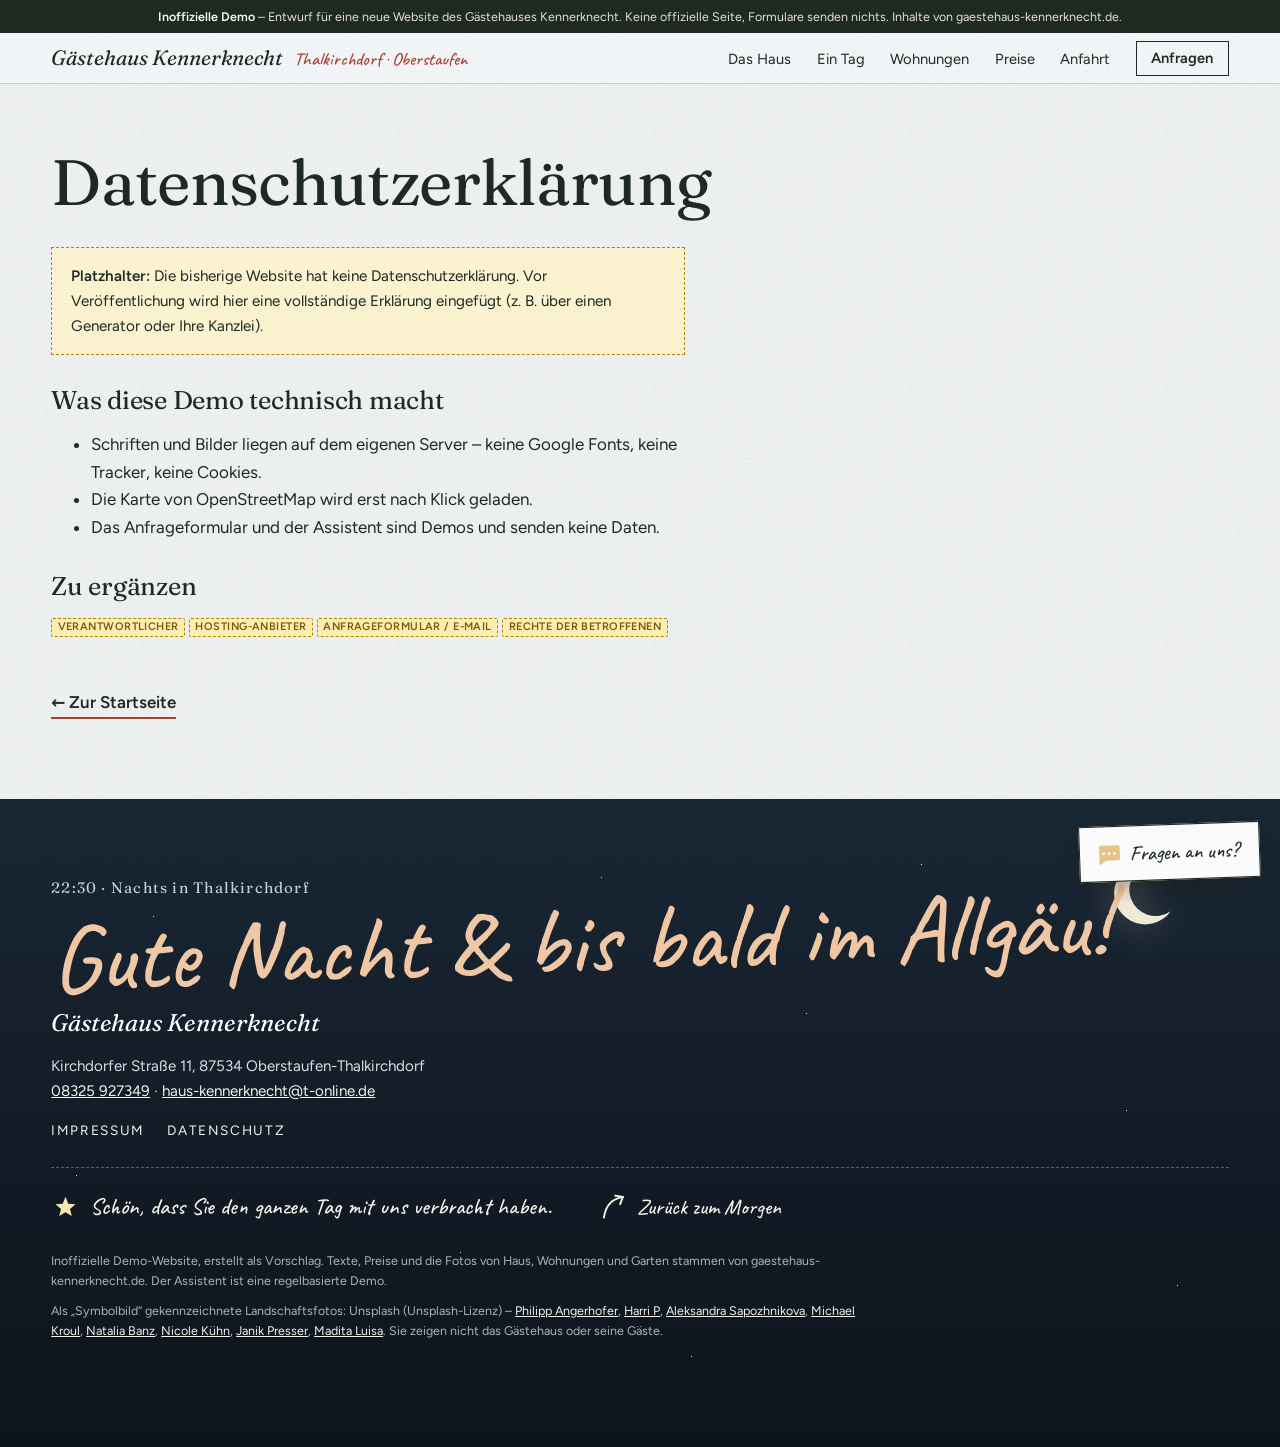
<file: datenschutz.html>
<!doctype html>
<html lang="de">
<head>
<meta charset="utf-8">
<meta name="viewport" content="width=device-width, initial-scale=1">
<title>Datenschutzerklärung – Gästehaus Kennerknecht (Demo)</title>
<meta name="description" content="Datenschutzerklärung der Demo-Website">
<meta name="robots" content="noindex, nofollow">
<meta name="theme-color" content="#f6f0e4">
<link rel="icon" href="img/favicon.svg" type="image/svg+xml">
<link rel="preload" as="font" type="font/woff2" href="fonts/fraunces-latin-400-normal.woff2" crossorigin>
<link rel="stylesheet" href="css/fonts.css">
<link rel="stylesheet" href="css/style.css">
<link rel="stylesheet" href="chatbot/chatbot.css">
<link rel="stylesheet" href="css/premium.css">
<!--liebe--><link rel="stylesheet" href="css/liebe.css"><link rel="stylesheet" href="css/liebe-site.css"><!--/liebe-->

<script>try{if(!matchMedia('(prefers-reduced-motion: reduce)').matches&&!sessionStorage.getItem('demo-intro'))document.documentElement.classList.add('intro-on')}catch(e){}</script>
<script>(function(){try{var s=localStorage.getItem('kk-season');}catch(e){}var m=new Date().getMonth();if(!s)s=(m>=10||m<=2)?'winter':'sommer';document.documentElement.dataset.season=s;})();</script>
</head>
<body id="top">
<svg width="0" height="0" style="position:absolute" aria-hidden="true" focusable="false">
<symbol id="i-lift" viewBox="0 0 32 32"><g fill="none" stroke="currentColor" stroke-width="1.7" stroke-linecap="round" stroke-linejoin="round"><path d="M2 7 30 3"/><path d="M15 5.2v6"/><rect x="9" y="11" width="12" height="9" rx="2"/><path d="M9 15h12M12 20v4M18 20v4M10 24h10"/><path d="M3 30l6-5 5 3 6-6 9 8"/></g></symbol>
<symbol id="i-loipe" viewBox="0 0 32 32"><g fill="none" stroke="currentColor" stroke-width="1.7" stroke-linecap="round" stroke-linejoin="round"><circle cx="18" cy="5.5" r="2.3"/><path d="M17 8.5 13 15l5 3-2 7M13 15l-4 4M17 9.5l4 4 3-1"/><path d="M3 27l26-4M4 30l26-4" opacity=".6"/><path d="M7 21l-3 9M24 12l-1 12" /></g></symbol>
<symbol id="i-bad" viewBox="0 0 32 32"><g fill="none" stroke="currentColor" stroke-width="1.7" stroke-linecap="round" stroke-linejoin="round"><circle cx="21" cy="7" r="2.5"/><path d="M6 17l6-6 5 4 4-2"/><path d="M2 22c3 0 3-2 6-2s3 2 6 2 3-2 6-2 3 2 6 2 3-2 4-2M2 28c3 0 3-2 6-2s3 2 6 2 3-2 6-2 3 2 6 2 3-2 4-2"/></g></symbol>
<symbol id="i-welle" viewBox="0 0 32 32"><g fill="none" stroke="currentColor" stroke-width="1.7" stroke-linecap="round" stroke-linejoin="round"><path d="M4 26V12a6 6 0 0 1 12 0"/><path d="M16 12c0-5 3-8 8-8 3 0 4 2 4 3"/><path d="M2 28c3 0 3-2 6-2s3 2 6 2 3-2 6-2 3 2 6 2 3-2 4-2"/></g></symbol>
<symbol id="i-wandern" viewBox="0 0 32 32"><g fill="none" stroke="currentColor" stroke-width="1.7" stroke-linecap="round" stroke-linejoin="round"><circle cx="16" cy="5" r="2.5"/><path d="M15 9l-3 8 4 3-1 9M12 17l-3 2M15 9l4 5 4 1M24 9l-3 21"/><path d="M19 20l3 9" /></g></symbol>
<symbol id="i-bett" viewBox="0 0 32 32"><g fill="none" stroke="currentColor" stroke-width="1.7" stroke-linecap="round" stroke-linejoin="round"><path d="M3 25V8M3 19h26v6M29 19v-3a4 4 0 0 0-4-4H14v7"/><circle cx="8.5" cy="14.5" r="2.8"/></g></symbol>
<symbol id="i-personen" viewBox="0 0 32 32"><g fill="none" stroke="currentColor" stroke-width="1.7" stroke-linecap="round" stroke-linejoin="round"><circle cx="11" cy="10" r="4"/><path d="M3 27c0-5 3.5-8 8-8s8 3 8 8"/><circle cx="23" cy="12" r="3"/><path d="M21 19.5c4.5-.5 8 2 8 6.5"/></g></symbol>
<symbol id="i-kalender" viewBox="0 0 32 32"><g fill="none" stroke="currentColor" stroke-width="1.7" stroke-linecap="round" stroke-linejoin="round"><rect x="4" y="6" width="24" height="22" rx="3"/><path d="M4 13h24M10 3v6M22 3v6"/><path d="M11 20h3M18 20h3M11 24h3"/></g></symbol>
<symbol id="i-stern" viewBox="0 0 32 32"><path fill="none" stroke="currentColor" stroke-width="1.7" stroke-linecap="round" stroke-linejoin="round" d="M16 3.5l3.8 7.8 8.5 1.2-6.2 6 1.5 8.5-7.6-4-7.6 4 1.5-8.5-6.2-6 8.5-1.2z"/></symbol>
<symbol id="i-balkon" viewBox="0 0 32 32"><g fill="none" stroke="currentColor" stroke-width="1.7" stroke-linecap="round" stroke-linejoin="round"><path d="M4 12 16 4l12 8"/><path d="M8 11v6M24 11v6M4 17h24M6 17v11M11 17v11M16 17v11M21 17v11M26 17v11M4 28h24"/></g></symbol>
<symbol id="i-rauchfrei" viewBox="0 0 32 32"><g fill="none" stroke="currentColor" stroke-width="1.7" stroke-linecap="round" stroke-linejoin="round"><circle cx="16" cy="16" r="12.5"/><path d="M7 25 25 7"/><path d="M8 17h12v4H8zM23 17v4M25 17v4" opacity=".75"/></g></symbol>
<symbol id="i-semmel" viewBox="0 0 32 32"><g fill="none" stroke="currentColor" stroke-width="1.7" stroke-linecap="round" stroke-linejoin="round"><path d="M4 20c0-6.6 5.4-11 12-11s12 4.4 12 11c0 2.2-1.8 3.5-4 3.5H8c-2.2 0-4-1.3-4-3.5z"/><path d="M11 11.5c1 3 1 6 0 11.5M16 9.5v13.5M21 11.5c-1 3-1 6 0 11.5"/></g></symbol>
<symbol id="i-pinsel" viewBox="0 0 32 32"><g fill="none" stroke="currentColor" stroke-width="1.7" stroke-linecap="round" stroke-linejoin="round"><path d="M27 4 14 17"/><path d="M14 17c-4-1-7 1-7 5 0 2-1 4-3 5 5 1 12 0 13-6z"/></g></symbol>
<symbol id="i-kaffee" viewBox="0 0 32 32"><g fill="none" stroke="currentColor" stroke-width="1.7" stroke-linecap="round" stroke-linejoin="round"><path d="M5 12h18v7a8 8 0 0 1-8 8h-2a8 8 0 0 1-8-8z"/><path d="M23 14h2.5a3.5 3.5 0 0 1 0 7H22"/><path d="M11 4c-1 2 1 3 0 5M16 4c-1 2 1 3 0 5"/></g></symbol>
<symbol id="i-schaukel" viewBox="0 0 32 32"><g fill="none" stroke="currentColor" stroke-width="1.7" stroke-linecap="round" stroke-linejoin="round"><path d="M3 29 9 4h14l6 25M9 4h14"/><path d="M13 4v15M19 4v15M12 19h8"/></g></symbol>
<symbol id="i-grill" viewBox="0 0 32 32"><g fill="none" stroke="currentColor" stroke-width="1.7" stroke-linecap="round" stroke-linejoin="round"><path d="M5 13h22a11 11 0 0 1-22 0z"/><path d="M11 23l-3 7M21 23l3 7M16 24v6"/><path d="M11 3c-1 2 1 3 0 5M16 3c-1 2 1 3 0 5M21 3c-1 2 1 3 0 5"/></g></symbol>
<symbol id="i-sonne" viewBox="0 0 32 32"><g fill="none" stroke="currentColor" stroke-width="1.7" stroke-linecap="round" stroke-linejoin="round"><circle cx="16" cy="16" r="5.5"/><path d="M16 3v4M16 25v4M3 16h4M25 16h4M6.8 6.8l2.8 2.8M22.4 22.4l2.8 2.8M6.8 25.2l2.8-2.8M22.4 9.6l2.8-2.8"/></g></symbol>
<symbol id="i-flocke" viewBox="0 0 32 32"><g fill="none" stroke="currentColor" stroke-width="1.7" stroke-linecap="round" stroke-linejoin="round"><path d="M16 3v26M4.7 9.5l22.6 13M4.7 22.5l22.6-13"/><path d="M12.5 5.5 16 8.5l3.5-3M12.5 26.5 16 23.5l3.5 3M5 14l4.3 2.5-.2-4.6M27 18l-4.3-2.5.2 4.6M5 18l4.3-2.5-.2-4.6M27 14l-4.3 2.5.2-4.6" opacity=".8"/></g></symbol>
<symbol id="i-phone" viewBox="0 0 24 24"><path fill="none" stroke="currentColor" stroke-width="1.7" stroke-linecap="round" stroke-linejoin="round" d="M6 3.5h3l1.6 4.6-2.2 1.5a11.5 11.5 0 0 0 6 6l1.5-2.2 4.6 1.6v3a2 2 0 0 1-2.2 2A16.5 16.5 0 0 1 4 5.7a2 2 0 0 1 2-2.2z"/></symbol>
<symbol id="i-mail" viewBox="0 0 24 24"><g fill="none" stroke="currentColor" stroke-width="1.7" stroke-linecap="round" stroke-linejoin="round"><rect x="3" y="5" width="18" height="14" rx="2.5"/><path d="M3.5 6.5 12 13l8.5-6.5"/></g></symbol>
<symbol id="i-pin" viewBox="0 0 24 24"><g fill="none" stroke="currentColor" stroke-width="1.7" stroke-linecap="round" stroke-linejoin="round"><path d="M12 21.5s-7-6.3-7-11.8a7 7 0 0 1 14 0c0 5.5-7 11.8-7 11.8z"/><circle cx="12" cy="9.7" r="2.6"/></g></symbol>
<symbol id="i-foto" viewBox="0 0 24 24"><g fill="none" stroke="currentColor" stroke-width="1.7" stroke-linecap="round" stroke-linejoin="round"><rect x="3" y="6" width="18" height="14" rx="3"/><circle cx="12" cy="13" r="3.6"/><path d="M8.5 6l1.5-2.5h4L15.5 6"/></g></symbol>
<symbol id="i-haus" viewBox="0 0 32 32"><g fill="none" stroke="currentColor" stroke-width="1.7" stroke-linecap="round" stroke-linejoin="round"><path d="M3 15 16 5l13 10"/><path d="M6 13v15h20V13"/><path d="M13 28v-8h6v8M9 17h3M20 17h3"/></g></symbol>
</svg>
<div class="demo-banner" role="note"><strong>Inoffizielle Demo</strong> – Entwurf für eine neue Website des Gästehauses Kennerknecht. Keine offizielle Seite, Formulare senden nichts. Inhalte von gaestehaus-kennerknecht.de.</div>
<header class="site-header">
  <a class="brand" href="index.html#top"><span class="brand-text">Gästehaus Kennerknecht</span><span class="brand-sub">Thalkirchdorf · Oberstaufen</span></a>
  <nav class="nav" aria-label="Hauptnavigation">
    <button class="nav-toggle" aria-expanded="false" aria-controls="nav-list"><span class="sr-only">Menü</span><span></span><span></span></button>
    <ul id="nav-list">
      <li><a href="index.html#haus">Das Haus</a></li>
      <li><a href="index.html#tag">Ein Tag</a></li>
      <li><a href="index.html#wohnungen">Wohnungen</a></li>
      <li><a href="index.html#preise">Preise</a></li>
      <li><a href="index.html#anfahrt">Anfahrt</a></li>
      <li><a class="nav-cta" href="index.html#anfrage">Anfragen</a></li>
    </ul>
  </nav>
</header>
<main class="legal"><div class="wrap narrow">
<h1>Datenschutzerklärung</h1>

<div class="ph-box"><strong>Platzhalter:</strong> Die bisherige Website hat keine Datenschutzerklärung. Vor Veröffentlichung wird hier eine vollständige Erklärung eingefügt (z. B. über einen Generator oder Ihre Kanzlei).</div>
<h2>Was diese Demo technisch macht</h2>
<ul>
<li>Schriften und Bilder liegen auf dem eigenen Server – keine Google Fonts, keine Tracker, keine Cookies.</li>
<li>Die Karte von OpenStreetMap wird erst nach Klick geladen.</li>
<li>Das Anfrageformular und der Assistent sind Demos und senden keine Daten.</li>
</ul>
<h2>Zu ergänzen</h2>
<p><span class="ph">Verantwortlicher</span> <span class="ph">Hosting-Anbieter</span> <span class="ph">Anfrageformular / E-Mail</span> <span class="ph">Rechte der Betroffenen</span></p>

<p><a class="btn btn-outline" href="index.html">← Zur Startseite</a></p>
</div></main>
<footer class="footer nacht">
  <div class="stars" aria-hidden="true"></div>
  <svg class="moon" viewBox="0 0 60 60" aria-hidden="true"><path d="M40 6a26 26 0 1 0 14 40A22 22 0 1 1 40 6z"/></svg>
  <div class="foot-inner">
    <p class="foot-time">22:30 · Nachts in Thalkirchdorf</p>
    <p class="foot-hand">Gute Nacht &amp; bis bald im Allgäu!</p>
    <p class="foot-brand">Gästehaus Kennerknecht</p>
    <p class="foot-addr">Kirchdorfer Straße 11, 87534 Oberstaufen-Thalkirchdorf<br><a href="tel:+498325927349">08325 927349</a> · <a href="mailto:haus-kennerknecht@t-online.de">haus-kennerknecht@t-online.de</a></p>
    <nav class="foot-nav" aria-label="Rechtliches"><a href="impressum.html">Impressum</a><a href="datenschutz.html">Datenschutz</a></nav>
    <p class="foot-small">Inoffizielle Demo-Website, erstellt als Vorschlag. Texte, Preise und die Fotos von Haus, Wohnungen und Garten stammen von gaestehaus-kennerknecht.de. Der Assistent ist eine regelbasierte Demo.</p>
    <p class="foot-small credits">Als „Symbolbild“ gekennzeichnete Landschaftsfotos: Unsplash (Unsplash-Lizenz) – <a href="https://unsplash.com/photos/ein-malerischer-blick-auf-ein-tal-mit-einem-berg-im-hintergrund-F_8nSYXKHtI?utm_source=demo&amp;utm_medium=referral" target="_blank" rel="noopener">Philipp Angerhofer</a>, <a href="https://unsplash.com/photos/zwei-personen-laufen-langlauf-auf-einer-verschneiten-piste-xe0dsehNops?utm_source=demo&amp;utm_medium=referral" target="_blank" rel="noopener">Harri P</a>, <a href="https://unsplash.com/photos/familie-die-hand-in-hand-uber-einen-grasbewachsenen-hugel-lauft-7vVsaI57CdU?utm_source=demo&amp;utm_medium=referral" target="_blank" rel="noopener">Aleksandra Sapozhnikova</a>, <a href="https://unsplash.com/photos/ein-saftig-grunes-feld-mit-einer-bergkette-im-hintergrund-9ZZkCD0Md_8?utm_source=demo&amp;utm_medium=referral" target="_blank" rel="noopener">Michael Kroul</a>, <a href="https://unsplash.com/photos/grunes-grasfeld-in-bergnahe-unter-blauem-himmel-tagsuber-iGmsr_UB4-I?utm_source=demo&amp;utm_medium=referral" target="_blank" rel="noopener">Natalia Banz</a>, <a href="https://unsplash.com/photos/blick-auf-einen-schneebedeckten-berg-mit-wolken-am-himmel-JUNbfmFAKxk?utm_source=demo&amp;utm_medium=referral" target="_blank" rel="noopener">Nicole Kühn</a>, <a href="https://unsplash.com/photos/blick-auf-eine-stadt-in-den-schneebedeckten-bergen-NZYZJOU2nCk?utm_source=demo&amp;utm_medium=referral" target="_blank" rel="noopener">Janik Presser</a>, <a href="https://unsplash.com/photos/eine-rinderherde-die-auf-einem-saftig-grunen-hugel-grast-3_JWNGu-C_E?utm_source=demo&amp;utm_medium=referral" target="_blank" rel="noopener">Madita Luisa</a>. Sie zeigen nicht das Gästehaus oder seine Gäste.</p>
  </div>
</footer>
<script src="js/base.js" defer></script>
<script src="chatbot/chatbot.js" data-kb="chatbot/kb.json" defer></script>
<!--liebe--><script type="application/json" id="liebe-cfg">{"underline": [{"sel": ".haus-text h2, .j-head h2, .flats-sec h2, #garten-h, .p-head h2, .r-left h2, .umgebung h2, .a-text h2", "style": "wave"}], "notes": [{"at": ".haus-text", "text": "bestens für Familien mit Kindern", "arrow": "dl", "rot": -4, "m": "inline", "css": {"right": "0", "top": "-2.2rem"}}, {"at": ".p-hero", "text": "Brötchenservice gibt's auf Wunsch!", "arrow": "dl", "rot": 3, "css": {"right": "0", "top": "-3.4rem"}}, {"at": ".a-text address", "text": "sehr ruhig – und doch zentral", "arrow": "dl", "rot": -4, "m": "inline", "css": {"left": "15rem", "top": "1.4rem"}}], "squish": ".nav-cta, .send, .mobile-bar a", "burst": {"sel": ".nav-cta, .send, a[href^='tel:'], a[href='#anfrage'], .mobile-bar a", "shapes": ["sun", "flower", "leaf"], "colors": ["#e0a63a", "#c8553d", "#4d6a4b"], "n": 7}, "egg": {"at": ".footer.nacht", "type": "shooting", "label": "Sternschnuppe anstupsen", "hint": "Psst – einen Stern antippen", "svg": "<svg width='30' height='30' viewBox='0 0 24 24' aria-hidden='true'><path d='M12 3.2l2.3 5.6 6 .5-4.6 3.9 1.5 5.9L12 15.9l-5.2 3.2 1.5-5.9L3.7 9.3l6-.5z' fill='#f6e7b0'/><\/svg>", "msg": "Eine Sternschnuppe über Thalkirchdorf – wünschen Sie sich was!", "css": {"top": "2.2rem", "right": "6%"}, "autoclose": 6000}, "foot": {"at": ".footer .foot-inner", "after": ".foot-nav", "text": "Schön, dass Sie den ganzen Tag mit uns verbracht haben.", "top": "Zurück zum Morgen", "shape": "star"}, "texture": "linen"}</script><script src="js/liebe.js" defer></script><!--/liebe-->
</body>
</html>
</file>
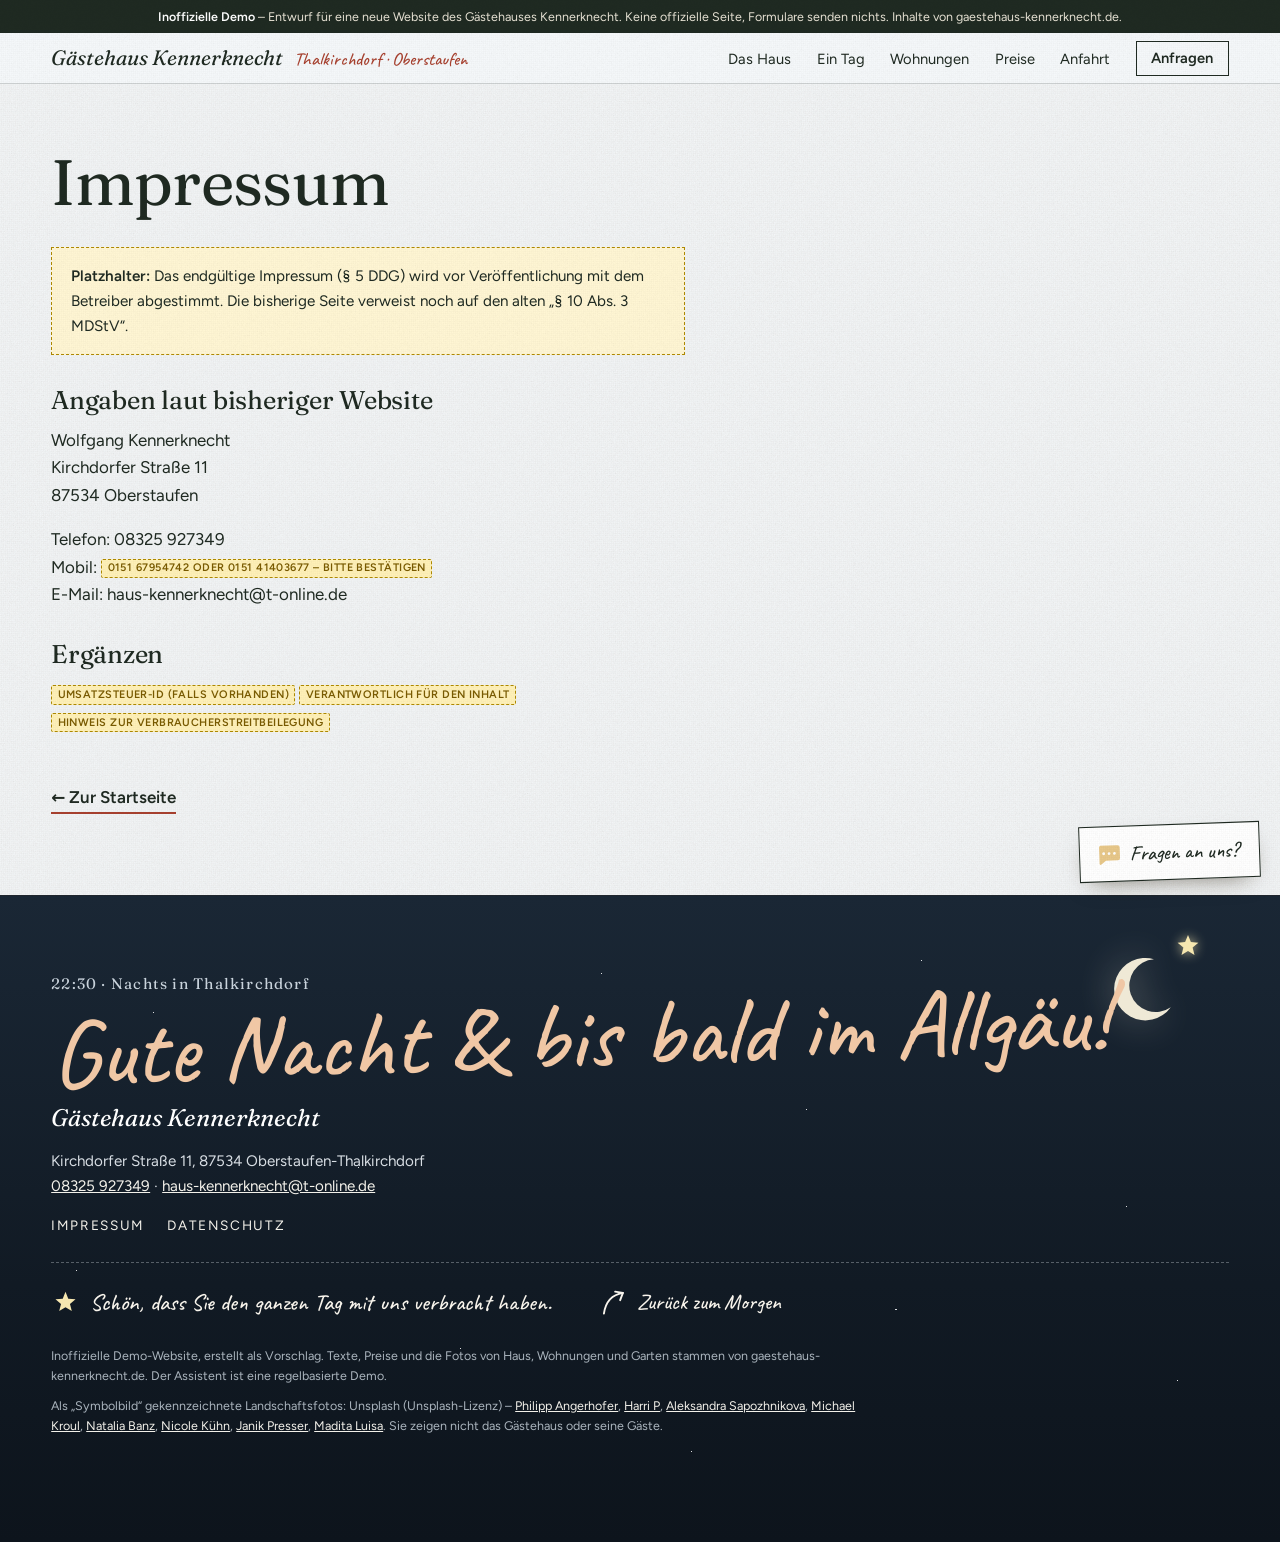
<file: impressum.html>
<!doctype html>
<html lang="de">
<head>
<meta charset="utf-8">
<meta name="viewport" content="width=device-width, initial-scale=1">
<title>Impressum – Gästehaus Kennerknecht (Demo)</title>
<meta name="description" content="Impressum der Demo-Website">
<meta name="robots" content="noindex, nofollow">
<meta name="theme-color" content="#f6f0e4">
<link rel="icon" href="img/favicon.svg" type="image/svg+xml">
<link rel="preload" as="font" type="font/woff2" href="fonts/fraunces-latin-400-normal.woff2" crossorigin>
<link rel="stylesheet" href="css/fonts.css">
<link rel="stylesheet" href="css/style.css">
<link rel="stylesheet" href="chatbot/chatbot.css">
<link rel="stylesheet" href="css/premium.css">
<!--liebe--><link rel="stylesheet" href="css/liebe.css"><link rel="stylesheet" href="css/liebe-site.css"><!--/liebe-->

<script>try{if(!matchMedia('(prefers-reduced-motion: reduce)').matches&&!sessionStorage.getItem('demo-intro'))document.documentElement.classList.add('intro-on')}catch(e){}</script>
<script>(function(){try{var s=localStorage.getItem('kk-season');}catch(e){}var m=new Date().getMonth();if(!s)s=(m>=10||m<=2)?'winter':'sommer';document.documentElement.dataset.season=s;})();</script>
</head>
<body id="top">
<svg width="0" height="0" style="position:absolute" aria-hidden="true" focusable="false">
<symbol id="i-lift" viewBox="0 0 32 32"><g fill="none" stroke="currentColor" stroke-width="1.7" stroke-linecap="round" stroke-linejoin="round"><path d="M2 7 30 3"/><path d="M15 5.2v6"/><rect x="9" y="11" width="12" height="9" rx="2"/><path d="M9 15h12M12 20v4M18 20v4M10 24h10"/><path d="M3 30l6-5 5 3 6-6 9 8"/></g></symbol>
<symbol id="i-loipe" viewBox="0 0 32 32"><g fill="none" stroke="currentColor" stroke-width="1.7" stroke-linecap="round" stroke-linejoin="round"><circle cx="18" cy="5.5" r="2.3"/><path d="M17 8.5 13 15l5 3-2 7M13 15l-4 4M17 9.5l4 4 3-1"/><path d="M3 27l26-4M4 30l26-4" opacity=".6"/><path d="M7 21l-3 9M24 12l-1 12" /></g></symbol>
<symbol id="i-bad" viewBox="0 0 32 32"><g fill="none" stroke="currentColor" stroke-width="1.7" stroke-linecap="round" stroke-linejoin="round"><circle cx="21" cy="7" r="2.5"/><path d="M6 17l6-6 5 4 4-2"/><path d="M2 22c3 0 3-2 6-2s3 2 6 2 3-2 6-2 3 2 6 2 3-2 4-2M2 28c3 0 3-2 6-2s3 2 6 2 3-2 6-2 3 2 6 2 3-2 4-2"/></g></symbol>
<symbol id="i-welle" viewBox="0 0 32 32"><g fill="none" stroke="currentColor" stroke-width="1.7" stroke-linecap="round" stroke-linejoin="round"><path d="M4 26V12a6 6 0 0 1 12 0"/><path d="M16 12c0-5 3-8 8-8 3 0 4 2 4 3"/><path d="M2 28c3 0 3-2 6-2s3 2 6 2 3-2 6-2 3 2 6 2 3-2 4-2"/></g></symbol>
<symbol id="i-wandern" viewBox="0 0 32 32"><g fill="none" stroke="currentColor" stroke-width="1.7" stroke-linecap="round" stroke-linejoin="round"><circle cx="16" cy="5" r="2.5"/><path d="M15 9l-3 8 4 3-1 9M12 17l-3 2M15 9l4 5 4 1M24 9l-3 21"/><path d="M19 20l3 9" /></g></symbol>
<symbol id="i-bett" viewBox="0 0 32 32"><g fill="none" stroke="currentColor" stroke-width="1.7" stroke-linecap="round" stroke-linejoin="round"><path d="M3 25V8M3 19h26v6M29 19v-3a4 4 0 0 0-4-4H14v7"/><circle cx="8.5" cy="14.5" r="2.8"/></g></symbol>
<symbol id="i-personen" viewBox="0 0 32 32"><g fill="none" stroke="currentColor" stroke-width="1.7" stroke-linecap="round" stroke-linejoin="round"><circle cx="11" cy="10" r="4"/><path d="M3 27c0-5 3.5-8 8-8s8 3 8 8"/><circle cx="23" cy="12" r="3"/><path d="M21 19.5c4.5-.5 8 2 8 6.5"/></g></symbol>
<symbol id="i-kalender" viewBox="0 0 32 32"><g fill="none" stroke="currentColor" stroke-width="1.7" stroke-linecap="round" stroke-linejoin="round"><rect x="4" y="6" width="24" height="22" rx="3"/><path d="M4 13h24M10 3v6M22 3v6"/><path d="M11 20h3M18 20h3M11 24h3"/></g></symbol>
<symbol id="i-stern" viewBox="0 0 32 32"><path fill="none" stroke="currentColor" stroke-width="1.7" stroke-linecap="round" stroke-linejoin="round" d="M16 3.5l3.8 7.8 8.5 1.2-6.2 6 1.5 8.5-7.6-4-7.6 4 1.5-8.5-6.2-6 8.5-1.2z"/></symbol>
<symbol id="i-balkon" viewBox="0 0 32 32"><g fill="none" stroke="currentColor" stroke-width="1.7" stroke-linecap="round" stroke-linejoin="round"><path d="M4 12 16 4l12 8"/><path d="M8 11v6M24 11v6M4 17h24M6 17v11M11 17v11M16 17v11M21 17v11M26 17v11M4 28h24"/></g></symbol>
<symbol id="i-rauchfrei" viewBox="0 0 32 32"><g fill="none" stroke="currentColor" stroke-width="1.7" stroke-linecap="round" stroke-linejoin="round"><circle cx="16" cy="16" r="12.5"/><path d="M7 25 25 7"/><path d="M8 17h12v4H8zM23 17v4M25 17v4" opacity=".75"/></g></symbol>
<symbol id="i-semmel" viewBox="0 0 32 32"><g fill="none" stroke="currentColor" stroke-width="1.7" stroke-linecap="round" stroke-linejoin="round"><path d="M4 20c0-6.6 5.4-11 12-11s12 4.4 12 11c0 2.2-1.8 3.5-4 3.5H8c-2.2 0-4-1.3-4-3.5z"/><path d="M11 11.5c1 3 1 6 0 11.5M16 9.5v13.5M21 11.5c-1 3-1 6 0 11.5"/></g></symbol>
<symbol id="i-pinsel" viewBox="0 0 32 32"><g fill="none" stroke="currentColor" stroke-width="1.7" stroke-linecap="round" stroke-linejoin="round"><path d="M27 4 14 17"/><path d="M14 17c-4-1-7 1-7 5 0 2-1 4-3 5 5 1 12 0 13-6z"/></g></symbol>
<symbol id="i-kaffee" viewBox="0 0 32 32"><g fill="none" stroke="currentColor" stroke-width="1.7" stroke-linecap="round" stroke-linejoin="round"><path d="M5 12h18v7a8 8 0 0 1-8 8h-2a8 8 0 0 1-8-8z"/><path d="M23 14h2.5a3.5 3.5 0 0 1 0 7H22"/><path d="M11 4c-1 2 1 3 0 5M16 4c-1 2 1 3 0 5"/></g></symbol>
<symbol id="i-schaukel" viewBox="0 0 32 32"><g fill="none" stroke="currentColor" stroke-width="1.7" stroke-linecap="round" stroke-linejoin="round"><path d="M3 29 9 4h14l6 25M9 4h14"/><path d="M13 4v15M19 4v15M12 19h8"/></g></symbol>
<symbol id="i-grill" viewBox="0 0 32 32"><g fill="none" stroke="currentColor" stroke-width="1.7" stroke-linecap="round" stroke-linejoin="round"><path d="M5 13h22a11 11 0 0 1-22 0z"/><path d="M11 23l-3 7M21 23l3 7M16 24v6"/><path d="M11 3c-1 2 1 3 0 5M16 3c-1 2 1 3 0 5M21 3c-1 2 1 3 0 5"/></g></symbol>
<symbol id="i-sonne" viewBox="0 0 32 32"><g fill="none" stroke="currentColor" stroke-width="1.7" stroke-linecap="round" stroke-linejoin="round"><circle cx="16" cy="16" r="5.5"/><path d="M16 3v4M16 25v4M3 16h4M25 16h4M6.8 6.8l2.8 2.8M22.4 22.4l2.8 2.8M6.8 25.2l2.8-2.8M22.4 9.6l2.8-2.8"/></g></symbol>
<symbol id="i-flocke" viewBox="0 0 32 32"><g fill="none" stroke="currentColor" stroke-width="1.7" stroke-linecap="round" stroke-linejoin="round"><path d="M16 3v26M4.7 9.5l22.6 13M4.7 22.5l22.6-13"/><path d="M12.5 5.5 16 8.5l3.5-3M12.5 26.5 16 23.5l3.5 3M5 14l4.3 2.5-.2-4.6M27 18l-4.3-2.5.2 4.6M5 18l4.3-2.5-.2-4.6M27 14l-4.3 2.5.2-4.6" opacity=".8"/></g></symbol>
<symbol id="i-phone" viewBox="0 0 24 24"><path fill="none" stroke="currentColor" stroke-width="1.7" stroke-linecap="round" stroke-linejoin="round" d="M6 3.5h3l1.6 4.6-2.2 1.5a11.5 11.5 0 0 0 6 6l1.5-2.2 4.6 1.6v3a2 2 0 0 1-2.2 2A16.5 16.5 0 0 1 4 5.7a2 2 0 0 1 2-2.2z"/></symbol>
<symbol id="i-mail" viewBox="0 0 24 24"><g fill="none" stroke="currentColor" stroke-width="1.7" stroke-linecap="round" stroke-linejoin="round"><rect x="3" y="5" width="18" height="14" rx="2.5"/><path d="M3.5 6.5 12 13l8.5-6.5"/></g></symbol>
<symbol id="i-pin" viewBox="0 0 24 24"><g fill="none" stroke="currentColor" stroke-width="1.7" stroke-linecap="round" stroke-linejoin="round"><path d="M12 21.5s-7-6.3-7-11.8a7 7 0 0 1 14 0c0 5.5-7 11.8-7 11.8z"/><circle cx="12" cy="9.7" r="2.6"/></g></symbol>
<symbol id="i-foto" viewBox="0 0 24 24"><g fill="none" stroke="currentColor" stroke-width="1.7" stroke-linecap="round" stroke-linejoin="round"><rect x="3" y="6" width="18" height="14" rx="3"/><circle cx="12" cy="13" r="3.6"/><path d="M8.5 6l1.5-2.5h4L15.5 6"/></g></symbol>
<symbol id="i-haus" viewBox="0 0 32 32"><g fill="none" stroke="currentColor" stroke-width="1.7" stroke-linecap="round" stroke-linejoin="round"><path d="M3 15 16 5l13 10"/><path d="M6 13v15h20V13"/><path d="M13 28v-8h6v8M9 17h3M20 17h3"/></g></symbol>
</svg>
<div class="demo-banner" role="note"><strong>Inoffizielle Demo</strong> – Entwurf für eine neue Website des Gästehauses Kennerknecht. Keine offizielle Seite, Formulare senden nichts. Inhalte von gaestehaus-kennerknecht.de.</div>
<header class="site-header">
  <a class="brand" href="index.html#top"><span class="brand-text">Gästehaus Kennerknecht</span><span class="brand-sub">Thalkirchdorf · Oberstaufen</span></a>
  <nav class="nav" aria-label="Hauptnavigation">
    <button class="nav-toggle" aria-expanded="false" aria-controls="nav-list"><span class="sr-only">Menü</span><span></span><span></span></button>
    <ul id="nav-list">
      <li><a href="index.html#haus">Das Haus</a></li>
      <li><a href="index.html#tag">Ein Tag</a></li>
      <li><a href="index.html#wohnungen">Wohnungen</a></li>
      <li><a href="index.html#preise">Preise</a></li>
      <li><a href="index.html#anfahrt">Anfahrt</a></li>
      <li><a class="nav-cta" href="index.html#anfrage">Anfragen</a></li>
    </ul>
  </nav>
</header>
<main class="legal"><div class="wrap narrow">
<h1>Impressum</h1>

<div class="ph-box"><strong>Platzhalter:</strong> Das endgültige Impressum (§ 5 DDG) wird vor Veröffentlichung mit dem Betreiber abgestimmt. Die bisherige Seite verweist noch auf den alten „§ 10 Abs. 3 MDStV“.</div>
<h2>Angaben laut bisheriger Website</h2>
<p>Wolfgang Kennerknecht<br>Kirchdorfer Straße 11<br>87534 Oberstaufen</p>
<p>Telefon: 08325 927349<br>Mobil: <span class="ph">0151 67954742 oder 0151 41403677 – bitte bestätigen</span><br>E-Mail: haus-kennerknecht@t-online.de</p>
<h2>Ergänzen</h2>
<p><span class="ph">Umsatzsteuer-ID (falls vorhanden)</span> <span class="ph">Verantwortlich für den Inhalt</span> <span class="ph">Hinweis zur Verbraucherstreitbeilegung</span></p>

<p><a class="btn btn-outline" href="index.html">← Zur Startseite</a></p>
</div></main>
<footer class="footer nacht">
  <div class="stars" aria-hidden="true"></div>
  <svg class="moon" viewBox="0 0 60 60" aria-hidden="true"><path d="M40 6a26 26 0 1 0 14 40A22 22 0 1 1 40 6z"/></svg>
  <div class="foot-inner">
    <p class="foot-time">22:30 · Nachts in Thalkirchdorf</p>
    <p class="foot-hand">Gute Nacht &amp; bis bald im Allgäu!</p>
    <p class="foot-brand">Gästehaus Kennerknecht</p>
    <p class="foot-addr">Kirchdorfer Straße 11, 87534 Oberstaufen-Thalkirchdorf<br><a href="tel:+498325927349">08325 927349</a> · <a href="mailto:haus-kennerknecht@t-online.de">haus-kennerknecht@t-online.de</a></p>
    <nav class="foot-nav" aria-label="Rechtliches"><a href="impressum.html">Impressum</a><a href="datenschutz.html">Datenschutz</a></nav>
    <p class="foot-small">Inoffizielle Demo-Website, erstellt als Vorschlag. Texte, Preise und die Fotos von Haus, Wohnungen und Garten stammen von gaestehaus-kennerknecht.de. Der Assistent ist eine regelbasierte Demo.</p>
    <p class="foot-small credits">Als „Symbolbild“ gekennzeichnete Landschaftsfotos: Unsplash (Unsplash-Lizenz) – <a href="https://unsplash.com/photos/ein-malerischer-blick-auf-ein-tal-mit-einem-berg-im-hintergrund-F_8nSYXKHtI?utm_source=demo&amp;utm_medium=referral" target="_blank" rel="noopener">Philipp Angerhofer</a>, <a href="https://unsplash.com/photos/zwei-personen-laufen-langlauf-auf-einer-verschneiten-piste-xe0dsehNops?utm_source=demo&amp;utm_medium=referral" target="_blank" rel="noopener">Harri P</a>, <a href="https://unsplash.com/photos/familie-die-hand-in-hand-uber-einen-grasbewachsenen-hugel-lauft-7vVsaI57CdU?utm_source=demo&amp;utm_medium=referral" target="_blank" rel="noopener">Aleksandra Sapozhnikova</a>, <a href="https://unsplash.com/photos/ein-saftig-grunes-feld-mit-einer-bergkette-im-hintergrund-9ZZkCD0Md_8?utm_source=demo&amp;utm_medium=referral" target="_blank" rel="noopener">Michael Kroul</a>, <a href="https://unsplash.com/photos/grunes-grasfeld-in-bergnahe-unter-blauem-himmel-tagsuber-iGmsr_UB4-I?utm_source=demo&amp;utm_medium=referral" target="_blank" rel="noopener">Natalia Banz</a>, <a href="https://unsplash.com/photos/blick-auf-einen-schneebedeckten-berg-mit-wolken-am-himmel-JUNbfmFAKxk?utm_source=demo&amp;utm_medium=referral" target="_blank" rel="noopener">Nicole Kühn</a>, <a href="https://unsplash.com/photos/blick-auf-eine-stadt-in-den-schneebedeckten-bergen-NZYZJOU2nCk?utm_source=demo&amp;utm_medium=referral" target="_blank" rel="noopener">Janik Presser</a>, <a href="https://unsplash.com/photos/eine-rinderherde-die-auf-einem-saftig-grunen-hugel-grast-3_JWNGu-C_E?utm_source=demo&amp;utm_medium=referral" target="_blank" rel="noopener">Madita Luisa</a>. Sie zeigen nicht das Gästehaus oder seine Gäste.</p>
  </div>
</footer>
<script src="js/base.js" defer></script>
<script src="chatbot/chatbot.js" data-kb="chatbot/kb.json" defer></script>
<!--liebe--><script type="application/json" id="liebe-cfg">{"underline": [{"sel": ".haus-text h2, .j-head h2, .flats-sec h2, #garten-h, .p-head h2, .r-left h2, .umgebung h2, .a-text h2", "style": "wave"}], "notes": [{"at": ".haus-text", "text": "bestens für Familien mit Kindern", "arrow": "dl", "rot": -4, "m": "inline", "css": {"right": "0", "top": "-2.2rem"}}, {"at": ".p-hero", "text": "Brötchenservice gibt's auf Wunsch!", "arrow": "dl", "rot": 3, "css": {"right": "0", "top": "-3.4rem"}}, {"at": ".a-text address", "text": "sehr ruhig – und doch zentral", "arrow": "dl", "rot": -4, "m": "inline", "css": {"left": "15rem", "top": "1.4rem"}}], "squish": ".nav-cta, .send, .mobile-bar a", "burst": {"sel": ".nav-cta, .send, a[href^='tel:'], a[href='#anfrage'], .mobile-bar a", "shapes": ["sun", "flower", "leaf"], "colors": ["#e0a63a", "#c8553d", "#4d6a4b"], "n": 7}, "egg": {"at": ".footer.nacht", "type": "shooting", "label": "Sternschnuppe anstupsen", "hint": "Psst – einen Stern antippen", "svg": "<svg width='30' height='30' viewBox='0 0 24 24' aria-hidden='true'><path d='M12 3.2l2.3 5.6 6 .5-4.6 3.9 1.5 5.9L12 15.9l-5.2 3.2 1.5-5.9L3.7 9.3l6-.5z' fill='#f6e7b0'/><\/svg>", "msg": "Eine Sternschnuppe über Thalkirchdorf – wünschen Sie sich was!", "css": {"top": "2.2rem", "right": "6%"}, "autoclose": 6000}, "foot": {"at": ".footer .foot-inner", "after": ".foot-nav", "text": "Schön, dass Sie den ganzen Tag mit uns verbracht haben.", "top": "Zurück zum Morgen", "shape": "star"}, "texture": "linen"}</script><script src="js/liebe.js" defer></script><!--/liebe-->
</body>
</html>
</file>
<file: css/bundle.css>
/* css/fonts.css */
@font-face{font-family:'Fraunces';src:url(../fonts/fraunces-latin-400-normal.woff2) format('woff2');font-weight:400;font-style:normal;font-display:swap}
@font-face{font-family:'Fraunces';src:url(../fonts/fraunces-latin-400-italic.woff2) format('woff2');font-weight:400;font-style:italic;font-display:swap}
@font-face{font-family:'Fraunces';src:url(../fonts/fraunces-latin-600-normal.woff2) format('woff2');font-weight:600;font-style:normal;font-display:swap}
@font-face{font-family:'Figtree';src:url(../fonts/figtree-latin-400-normal.woff2) format('woff2');font-weight:400;font-style:normal;font-display:swap}
@font-face{font-family:'Figtree';src:url(../fonts/figtree-latin-600-normal.woff2) format('woff2');font-weight:600;font-style:normal;font-display:swap}
@font-face{font-family:'Caveat';src:url(../fonts/caveat-latin-500-normal.woff2) format('woff2');font-weight:500;font-style:normal;font-display:swap}
@font-face{font-family:'Caveat';src:url(../fonts/caveat-latin-700-normal.woff2) format('woff2');font-weight:700;font-style:normal;font-display:swap}

/* css/style.css */
/* Gästehaus Kennerknecht – „Reisetagebuch & Postkarten“ (Demo, Runde 3) */
:root{--paper:#f6f0e4;--paper-2:#efe6d3;--card:#fffdf7;--ink:#1f2a22;--ink-2:#4a5249;--red:#c8553d;--sky:#8fb3c9;--moss:#55703f;--wood:#a77a4f;--rule:rgba(31,42,34,.18);
  --serif:'Fraunces',Georgia,serif;--sans:'Figtree',system-ui,sans-serif;--hand:'Caveat','Comic Sans MS',cursive;--ease:cubic-bezier(.2,.7,.1,1);--pad:clamp(1.1rem,4vw,3.5rem);
  --grain:url("data:image/svg+xml,%3Csvg xmlns='http://www.w3.org/2000/svg' width='160' height='160'%3E%3Cfilter id='n'%3E%3CfeTurbulence type='fractalNoise' baseFrequency='.85' numOctaves='2' stitchTiles='stitch'/%3E%3CfeColorMatrix values='0 0 0 0 .3 0 0 0 0 .25 0 0 0 0 .18 0 0 0 .09 0'/%3E%3C/filter%3E%3Crect width='100%25' height='100%25' filter='url(%23n)'/%3E%3C/svg%3E")}
html[data-season=winter]{--paper:#eef0ec;--paper-2:#e3e8e6;--card:#fbfcfb;--red:#b4493a;--moss:#3f6b86;--sky:#9fbfd4}
*,*::before,*::after{box-sizing:border-box}
html{-webkit-text-size-adjust:100%;scroll-behavior:smooth;scroll-padding-top:4.5rem}
body{overflow-x:clip;margin:0;background:var(--paper) var(--grain);color:var(--ink);font:400 1.06rem/1.62 var(--sans);transition:background-color .8s}
img{max-width:100%;height:auto;display:block}
a{color:inherit}
h1,h2,h3{font-family:var(--serif);font-weight:400;line-height:1.05;margin:0 0 .5em;letter-spacing:-.01em;font-variation-settings:"SOFT" 100}
h2{font-size:clamp(2.2rem,5.4vw,4.4rem)}
h2 em,h1 em{font-style:italic;color:var(--red)}
h3{font-size:1.5rem}
p{margin:0 0 1em}
.sr-only{position:absolute;width:1px;height:1px;overflow:hidden;clip:rect(0 0 0 0);white-space:nowrap}
.hand{font-family:var(--hand);font-weight:500;line-height:1.1}
.ph{display:inline-block;font:600 .68rem/1.3 var(--sans);letter-spacing:.04em;text-transform:uppercase;color:#7a5b00;background:#fff1b8;border:1px dashed #b08a00;padding:.15em .5em;border-radius:2px;vertical-align:middle}
.kicker-line{font:600 .74rem/1 var(--sans);letter-spacing:.22em;text-transform:uppercase;color:var(--red);display:flex;align-items:center;gap:.8rem;margin-bottom:1.2rem}
.kicker-line::before{content:"";width:2.4rem;height:1px;background:currentColor}
.arrow-link{font-weight:600;text-decoration:none;border-bottom:2px solid var(--red);padding-bottom:.15rem;transition:gap .3s;display:inline-flex;gap:.4rem}
.arrow-link:hover{gap:.8rem}
html[data-season=sommer] .only-w,html[data-season=winter] .only-s,html:not([data-season]) .only-w{display:none!important}

/* Bildlook: weich, leicht ausgeblichen, warm */
img{filter:saturate(.86) contrast(.97) brightness(1.02) sepia(.06)}
img.stock{filter:saturate(.8) sepia(.12) contrast(.94) brightness(1.03)}
.cb-root img{filter:none}

/* Demo-Banner & Kopf */
.demo-banner{background:var(--ink);color:#e9e4d6;font:400 .78rem/1.4 var(--sans);text-align:center;padding:.5rem 1rem;position:relative;z-index:41}
.demo-banner strong{color:#fff}
.site-header{position:sticky;top:0;z-index:40;display:flex;align-items:center;justify-content:space-between;gap:1rem;padding:.7rem var(--pad);background:var(--paper);border-bottom:1px solid var(--rule);transition:background-color .8s}
.brand{text-decoration:none;display:flex;align-items:baseline;gap:.7rem;flex-wrap:wrap}
.brand-text{font:italic 400 1.3rem/1 var(--serif)}
.brand-sub{font:500 1.15rem/1 var(--hand);color:var(--red)}
.nav ul{list-style:none;margin:0;padding:0;display:flex;gap:1.6rem;align-items:center}
.nav a{text-decoration:none;font-size:.92rem;position:relative}
.nav a:not(.nav-cta)::after{content:"";position:absolute;left:0;right:0;bottom:-3px;height:1.5px;background:var(--red);transform:scaleX(0);transform-origin:0 50%;transition:transform .35s var(--ease)}
.nav a:hover::after{transform:scaleX(1)}
.nav-cta{border:1.5px solid var(--ink);padding:.45rem .9rem;font-weight:600;transition:background .2s,color .2s}
.nav-cta:hover{background:var(--ink);color:var(--paper)}
.nav-toggle{display:none}

/* HERO */
.hero{overflow-x:clip;display:grid;grid-template-columns:repeat(12,1fr);grid-template-rows:auto auto;column-gap:1.2rem;padding:0 0 clamp(3rem,7vw,6rem);position:relative}
.hero-photo{grid-column:6/13;grid-row:1;position:relative;overflow:hidden;height:min(86vh,52rem);min-height:30rem;--clip-bg:var(--paper)}
.hp,.hp img{position:absolute;inset:-6% 0 -6% 0;width:100%;height:112%}
.hp img{object-fit:cover;transform:translateY(var(--py,0))}
.hero-photo .snow{position:absolute;inset:0;width:100%;height:100%;pointer-events:none}
html[data-season=sommer] .hero-photo .snow{display:none}
.hero-photo-cap{position:absolute;right:1rem;bottom:.8rem;margin:0;font-size:.78rem;color:#fff;text-shadow:0 1px 6px rgba(0,0,0,.55);z-index:2}
.hero-text{grid-column:1/7;grid-row:1;padding:clamp(3rem,8vw,7rem) 0 2rem var(--pad);position:relative;z-index:3}
.kicker{font-size:1.9rem;color:var(--red);margin-bottom:.6rem;transform:rotate(-2deg);transform-origin:0 50%}
.hero h1{font-size:clamp(2.5rem,5.3vw,5rem);line-height:1;margin-bottom:1.6rem;margin-right:-4rem;text-wrap:balance}
.hero h1 em{display:inline}
.lead{font-size:1.15rem;max-width:30rem;color:var(--ink-2)}
.hero-season{display:flex;align-items:center;gap:1rem;margin:1.6rem 0 1.4rem}
.hero-season .hand{font-size:1.5rem}
.hero-links{display:flex;align-items:center;gap:.9rem;flex-wrap:wrap}
.hero-links .or{font:400 1.3rem/1 var(--hand);color:var(--ink-2)}
.hero-links .tel{font:italic 1.2rem/1 var(--serif);text-decoration:none;border-bottom:1px solid var(--rule)}
.hero-card{grid-column:5/9;grid-row:2;margin:-10rem 0 0 2.5rem;justify-self:start;width:min(100%,23rem);background:var(--card);padding:.8rem .8rem 2.6rem;box-shadow:0 1px 0 rgba(0,0,0,.05),0 18px 34px -16px rgba(40,30,10,.5);transform:rotate(-3.5deg);position:relative;z-index:4}
.hero-card figcaption{position:absolute;left:1rem;bottom:.6rem;font-size:1.35rem}
.postmark{position:absolute;width:7.5rem;right:-3.2rem;top:-2.6rem;color:rgba(31,42,34,.55);transform:rotate(14deg);overflow:visible;font-family:var(--sans)}
.postmark .pm-season::before{content:""}
.hc-stamp{position:absolute;top:-1.4rem;right:2.4rem}
.stamp{display:inline-flex;flex-direction:column;align-items:center;justify-content:center;width:4.4rem;height:5.2rem;color:#fff8ea;padding:.3rem;isolation:isolate;
  background:radial-gradient(circle,transparent 2.3px,var(--red) 2.7px) -4px -4px/8px 8px;transform:rotate(4deg);filter:drop-shadow(0 2px 2px rgba(0,0,0,.18))}
.stamp::before{content:"";position:absolute;inset:4px;background:var(--red);z-index:-1;box-shadow:inset 0 0 0 2px rgba(255,248,234,.45)}
.stamp b{font:600 1.7rem/1 var(--serif)}
.stamp small{font:600 .6rem/1.2 var(--sans);letter-spacing:.14em;text-transform:uppercase}

/* Jahreszeit-Schalter */
.season{display:inline-flex;align-items:baseline;gap:.35rem}
.season button{font:400 1.3rem/1 var(--serif);font-style:italic;background:none;border:0;padding:.2rem .1rem;cursor:pointer;color:var(--ink-2);position:relative}
.season button[aria-pressed=true]{color:var(--ink)}
.season button[aria-pressed=true]::after{content:"";position:absolute;left:-.3rem;right:-.3rem;top:-.25rem;bottom:-.35rem;border:2px solid var(--red);border-radius:50% 46% 52% 44%/52% 48% 50% 46%;transform:rotate(-3deg);pointer-events:none}
.season-slash{font:1.4rem/1 var(--hand);color:var(--ink-2)}
.season button:focus-visible{outline:2px dashed var(--red);outline-offset:4px}

/* Wegweiser */
.signs{position:relative;padding:3rem var(--pad) 4rem;display:flex;flex-direction:column;align-items:center;gap:.9rem;overflow:hidden}
.signs .post{position:absolute;top:1.5rem;bottom:0;left:50%;width:14px;margin-left:-7px;background:linear-gradient(90deg,#7c5a3a,#9b7550 40%,#6e4f33);border-radius:3px 3px 0 0}
.sign{position:relative;z-index:1;display:flex;flex-direction:column;gap:.1rem;min-width:min(24rem,44vw);padding:.7rem 2.6rem .7rem 1.2rem;background:#b5875a repeating-linear-gradient(176deg,rgba(255,255,255,.06) 0 3px,rgba(0,0,0,.05) 3px 7px);color:#fff9ee;
  font:400 .95rem/1.25 var(--sans);box-shadow:0 3px 0 #7a5735;transition:transform .6s var(--ease)}
.sign b{font:600 1.35rem/1.1 var(--serif);letter-spacing:.01em}
.sign-r{align-self:flex-start;margin-left:50%;clip-path:polygon(0 0,calc(100% - 1.6rem) 0,100% 50%,calc(100% - 1.6rem) 100%,0 100%);transform:rotate(-1.5deg);transform-origin:0 50%}
.sign-l{align-self:flex-end;margin-right:50%;padding:.7rem 1.2rem .7rem 2.6rem;text-align:right;clip-path:polygon(1.6rem 0,100% 0,100% 100%,1.6rem 100%,0 50%);transform:rotate(1.8deg);transform-origin:100% 50%}
.sign:nth-of-type(3){background-color:#a97c50}
.sign:hover{transform:rotate(0)}

/* Das Haus */
.haus{display:grid;grid-template-columns:repeat(12,1fr);column-gap:1.2rem;padding:clamp(3rem,8vw,7rem) var(--pad);align-items:start}
.haus-photos{grid-column:1/7;position:relative;min-height:34rem}
.taped{margin:0;background:var(--card);padding:.7rem .7rem 2.4rem;box-shadow:0 12px 26px -16px rgba(40,30,10,.5);position:absolute}
.taped::before{content:"";position:absolute;top:-.8rem;left:50%;width:6.5rem;height:1.6rem;margin-left:-3.25rem;background:rgba(232,219,186,.78);transform:rotate(-4deg);box-shadow:0 1px 2px rgba(0,0,0,.08)}
.taped figcaption{position:absolute;left:.9rem;bottom:.45rem;font-size:1.25rem}
.t1{width:78%;left:0;top:2rem;transform:rotate(-2deg);z-index:2}
.t2{width:36%;right:2%;top:-1rem;transform:rotate(3deg)}
.t2 img{aspect-ratio:3/5;object-fit:cover}
.haus-text{grid-column:8/13;padding-top:2rem}
.drop::first-letter{font:400 4.2rem/.8 var(--serif);float:left;margin:.35rem .5rem 0 0;color:var(--red)}
.ticks{list-style:none;padding:0;margin:1.6rem 0 0;font:500 1.45rem/1.3 var(--hand)}
.ticks li{display:flex;gap:.6rem;align-items:center;padding:.25rem 0;border-bottom:1px dashed var(--rule)}
.ticks svg{width:1.4rem;height:1.4rem;flex:none;fill:none;stroke:var(--red);stroke-width:2.6;stroke-linecap:round;stroke-linejoin:round}
.ticks path{stroke-dasharray:1;stroke-dashoffset:0}
.fx .ticks[data-reveal] path{stroke-dashoffset:1;transition:stroke-dashoffset .7s var(--ease)}
.fx .ticks.in path{stroke-dashoffset:0}
.ticks li:nth-child(2) path{transition-delay:.15s}.ticks li:nth-child(3) path{transition-delay:.3s}.ticks li:nth-child(4) path{transition-delay:.45s}.ticks li:nth-child(5) path{transition-delay:.6s}

/* Tagebuch */
.journal{position:relative;padding:clamp(3rem,7vw,6rem) var(--pad);background:var(--paper-2) var(--grain);
  background-image:var(--grain),repeating-linear-gradient(0deg,transparent 0 31px,rgba(31,42,34,.07) 31px 32px);transition:background-color .8s}
.j-head{max-width:40rem;margin-left:8%}
.j-note{font-size:1.5rem;color:var(--ink-2);transform:rotate(-1.5deg)}
.j-path{position:absolute;left:50%;top:14rem;bottom:4rem;width:12rem;margin-left:-6rem;height:calc(100% - 18rem);overflow:visible;pointer-events:none}
.j-path path{fill:none;stroke:var(--red);stroke-width:2;stroke-linecap:round;vector-effect:non-scaling-stroke;stroke-dasharray:1;stroke-dashoffset:calc(1 - var(--draw,1))}
.j-list{list-style:none;margin:3rem 0 0;padding:0;display:flex;flex-direction:column;gap:clamp(3rem,8vw,7rem);position:relative}
.j-entry{display:grid;grid-template-columns:repeat(12,1fr);column-gap:1.2rem;align-items:center}
.pol-j{margin:0;background:var(--card);padding:.7rem .7rem 2.3rem;box-shadow:0 14px 28px -18px rgba(40,30,10,.55);position:relative}
.pol-j figcaption{position:absolute;left:.9rem;bottom:.35rem;font:500 1.25rem/1.2 var(--hand)}
.pol-j figcaption i{font-style:normal;color:var(--ink-2);font-size:1rem}
.pol-j img{aspect-ratio:4/3;object-fit:cover;width:100%}
.left .pol-j{grid-column:1/6}
.left .j-text{grid-column:8/12}
.right .pol-j{grid-column:8/12;grid-row:1}
.right .j-text{grid-column:2/6;grid-row:1;text-align:right}
.right .pol-j img{aspect-ratio:4/5}
.j-time{display:block;font-size:2rem;color:var(--red);margin-bottom:.2rem}
.fx .pol-j[data-reveal]{opacity:0;transform:translateY(40px) rotate(calc(var(--r) * 3));transition:opacity .9s,transform 1.1s var(--ease)}
.fx .pol-j.in,.pol-j{transform:rotate(var(--r))}
.fx .pol-j.in{opacity:1}

/* Postkarten-Wohnungen */
.flats-sec{padding:clamp(3rem,8vw,7rem) var(--pad)}
.f-head{display:grid;grid-template-columns:repeat(12,1fr);column-gap:1.2rem}
.f-head .kicker-line,.f-head h2{grid-column:1/8}
.f-lead{grid-column:8/12;grid-row:2;align-self:end;color:var(--ink-2)}
.flats{display:grid;grid-template-columns:repeat(12,1fr);column-gap:1.2rem;row-gap:4rem;margin-top:3rem}
.flat:nth-child(1){grid-column:1/7}
.flat:nth-child(2){grid-column:7/13;margin-top:9rem}
.flat:nth-child(3){grid-column:2/8;margin-top:-1rem}
.pc{perspective:1600px;transform:rotate(var(--tilt));transition:transform .6s var(--ease)}
.pc:hover{transform:rotate(0)}
.pc-inner{position:relative;aspect-ratio:3/2;transform-style:preserve-3d;transition:transform 1s var(--ease)}
.pc.flipped .pc-inner{transform:rotateY(180deg)}
.pc-front,.pc-back{position:absolute;inset:0;backface-visibility:hidden;-webkit-backface-visibility:hidden;background:var(--card);box-shadow:0 18px 34px -20px rgba(40,30,10,.6),0 0 0 1px rgba(0,0,0,.04)}
.pc-front{padding:.75rem;display:block;text-decoration:none;overflow:hidden}
.pc-front img{width:100%;height:100%;object-fit:cover}
.pc-greet{position:absolute;left:1.6rem;bottom:1.4rem;color:#fff;font:500 1.5rem/1 var(--hand);text-shadow:0 2px 12px rgba(0,0,0,.55)}
.pc-greet strong{display:block;font:italic 400 clamp(2rem,3.6vw,3rem)/1 var(--serif);margin-top:.15rem}
.pc-count{position:absolute;right:1.4rem;top:1.3rem;background:var(--card);font:600 .7rem/1 var(--sans);letter-spacing:.14em;text-transform:uppercase;padding:.4rem .6rem}
.pc-back{transform:rotateY(180deg);display:grid;grid-template-columns:1.35fr 1fr;gap:1.2rem;padding:1.4rem 1.5rem;background:var(--card) var(--grain)}
.pc-msg{border-right:1.5px solid rgba(31,42,34,.25);padding-right:1.2rem;font:500 1.18rem/1.22 var(--hand);overflow:hidden}
.pc-msg p{margin:0 0 .4rem}
.pc-msg ul{margin:0;padding-left:1rem}
.pc-hello{font-size:1.4rem}
.pc-sign{color:var(--ink-2)}
.pc-addr{display:flex;flex-direction:column;justify-content:flex-end;gap:.2rem;position:relative}
.pc-addr .stamp{position:absolute;top:0;right:0}
.pc-line{font:500 1.1rem/1.2 var(--hand);border-bottom:1px solid rgba(31,42,34,.35);padding:.25rem 0 .05rem}
.flat-meta{display:grid;grid-template-columns:1fr auto;column-gap:1rem;margin-top:1.8rem;align-items:baseline}
.flat-meta h3{font-size:clamp(1.6rem,2.6vw,2.2rem);font-style:italic;margin:0}
.flat-keys{margin:0;color:var(--ink-2);font-size:.95rem;text-align:right}
.flat-actions{grid-column:1/3;display:flex;gap:1.4rem;flex-wrap:wrap;margin:.6rem 0 .9rem}
.link-btn{background:none;border:0;padding:0 0 .1rem;font:500 .95rem/1.3 var(--sans);color:var(--ink);cursor:pointer;border-bottom:1px solid var(--ink);text-decoration:none}
.link-btn.strong{font-weight:600;border-bottom:2px solid var(--red)}
.link-btn .t-back,.link-btn[aria-pressed=true] .t-front{display:none}
.link-btn[aria-pressed=true] .t-back{display:inline}
.flat-strip{grid-column:1/3;display:flex;gap:.45rem}
.flat-strip a{flex:1;overflow:hidden;display:block}
.flat-strip a.more{display:none}
.flat-strip img{aspect-ratio:3/2;object-fit:cover;transition:transform .5s var(--ease)}
.flat-strip a:hover img{transform:scale(1.08)}
.dz-note{margin:4rem 0 0 50%;font-size:1.05rem}
.dz-note .hand{font-size:1.7rem;color:var(--red);margin-right:.3rem}

/* Garten-Polaroids */
.garden{padding:clamp(3rem,7vw,6rem) var(--pad) clamp(4rem,9vw,8rem);background:var(--moss);color:#f6f2e6;transition:background-color .8s;display:grid;grid-template-columns:repeat(12,1fr);column-gap:1.2rem;overflow:hidden}
.garden h2 em{color:#f3d9a8}
.garden .kicker-line{color:#f3d9a8}
.g-text{grid-column:1/5}
.pols{grid-column:5/13;display:flex;flex-wrap:wrap;justify-content:center;padding-top:1rem}
.pol{width:clamp(10rem,19vw,15.5rem);background:#fffdf7;padding:.55rem .55rem 2rem;margin:-.5rem -.35rem;box-shadow:0 16px 28px -14px rgba(0,0,0,.6);transform:rotate(var(--r));transition:transform .5s var(--ease);position:relative;text-decoration:none;color:var(--ink)}
.pol img{aspect-ratio:1;object-fit:cover}
.pol span{position:absolute;left:.7rem;right:.5rem;bottom:.3rem;font:500 1.1rem/1.1 var(--hand);white-space:nowrap;overflow:hidden;text-overflow:ellipsis}
.pol:hover,.pol:focus-visible{transform:rotate(0) scale(1.08);z-index:3}
.pol:nth-child(even){margin-top:2.2rem}

/* Preise */
.prices-sec{padding:clamp(3rem,8vw,7rem) var(--pad);display:grid;grid-template-columns:repeat(12,1fr);column-gap:1.2rem;row-gap:2rem}
.p-head{grid-column:1/7}
.p-head .season{margin-top:.6rem}
.p-hero{grid-column:8/13;align-self:end;text-align:right;transform:rotate(-2deg)}
.p-big{font:400 clamp(4rem,11vw,9rem)/.9 var(--serif);margin:0;color:var(--red);letter-spacing:-.03em}
.p-note{font-size:1.6rem;margin:.2rem 0 0}
.p-cols{grid-column:1/13;display:grid;grid-template-columns:1.1fr 1fr 1fr;gap:clamp(1.2rem,3vw,3rem);border-top:1.5px solid var(--ink);padding-top:2rem}
.p-col h3{font-size:1.25rem;font-style:italic}
.prices{list-style:none;margin:0;padding:0}
.price{display:flex;align-items:baseline;gap:.5rem;padding:.45rem 0;font-size:.98rem}
.price-dots{flex:1;border-bottom:1.5px dotted rgba(31,42,34,.4);transform:translateY(-.3rem)}
.price-val{font:600 1.05rem/1 var(--serif);white-space:nowrap}
.p-small{font-size:.9rem;color:var(--ink-2);margin-top:1rem}
.p-foot{grid-column:1/9;font-size:.95rem;color:var(--ink-2)}

/* Anfrage */
.request{display:grid;grid-template-columns:repeat(12,1fr);column-gap:1.2rem;padding:clamp(3rem,8vw,7rem) var(--pad);background:var(--paper-2);transition:background-color .8s}
.r-left{grid-column:1/6}
.cal{background:var(--card);padding:1.2rem;margin:1.4rem 0;box-shadow:0 12px 28px -20px rgba(40,30,10,.5)}
.cal-head{display:flex;justify-content:space-between;align-items:center;margin-bottom:.8rem;font-family:var(--serif)}
.cal-nav{width:2.4rem;height:2.4rem;border:1px solid var(--rule);background:none;font-size:1.3rem;cursor:pointer;color:var(--ink)}
.cal-months{display:grid;grid-template-columns:repeat(auto-fit,minmax(13rem,1fr));gap:1.2rem}
.cal-m h4,.cal-m .cal-h{margin:0 0 .5rem;font:italic 400 1.05rem var(--serif);text-transform:capitalize}
.cal-grid{display:grid;grid-template-columns:repeat(7,1fr);gap:2px;font-size:.8rem;text-align:center}
.cal-grid .wd{color:var(--ink-2);font-size:.7rem;padding:.2rem 0}
.cal-grid button{border:0;background:rgba(85,112,63,.1);padding:.45rem 0;cursor:pointer;font:inherit;color:var(--ink)}
.cal-grid button:hover{background:rgba(200,85,61,.2)}
.cal-grid button:disabled{background:none;color:#b7b4aa;cursor:default}
.cal-grid button.sel{background:var(--red);color:#fff}
.cal-grid button.range{background:rgba(200,85,61,.25)}
.cal-legend{list-style:none;display:flex;flex-wrap:wrap;gap:.4rem 1.2rem;padding:0;margin:.9rem 0 .4rem;font-size:.78rem;color:var(--ink-2)}
.cal-legend i{display:inline-block;width:.8rem;height:.8rem;vertical-align:-1px;margin-right:.2rem}
.lg-free{background:rgba(85,112,63,.18)}.lg-sel{background:var(--red)}.lg-busy{background:repeating-linear-gradient(45deg,#ccc 0 3px,#eee 3px 6px)}
.cal-demo{font-size:.8rem;color:var(--ink-2);margin:0;border-top:1px dashed var(--rule);padding-top:.6rem}
.direct{font-size:.95rem}
.form{grid-column:7/13;background:var(--card) var(--grain);padding:clamp(1.4rem,3vw,2.6rem);position:relative;box-shadow:0 22px 40px -26px rgba(40,30,10,.6);transform:rotate(.6deg);align-self:start}
.form-title{font-size:1.8rem;margin-bottom:1rem}
.form-stamp{position:absolute;top:1.2rem;right:1.2rem;border:2px solid var(--red);color:var(--red);font:700 .78rem/1 var(--sans);letter-spacing:.2em;text-transform:uppercase;padding:.4rem .6rem;transform:rotate(8deg);opacity:.85}
.form label{display:block;font-size:.8rem;letter-spacing:.06em;text-transform:uppercase;color:var(--ink-2);margin-bottom:1rem}
.form label small{text-transform:none;letter-spacing:0}
.form input,.form select,.form textarea{display:block;width:100%;margin-top:.25rem;font:500 1.3rem/1.3 var(--hand);color:var(--ink);background:transparent;border:0;border-bottom:1.5px solid rgba(31,42,34,.4);padding:.3rem 0;border-radius:0}
.form input[type=date],.form input[type=number]{font:500 1rem/1.3 var(--sans)}
.form input:focus,.form select:focus,.form textarea:focus{outline:none;border-bottom-color:var(--red)}
.form .row{display:grid;grid-template-columns:1fr 1fr;gap:1rem}
.form .check{display:flex;gap:.6rem;text-transform:none;letter-spacing:0;font-size:.88rem;color:var(--ink)}
.form .check input{width:auto;margin-top:.2rem}
.invalid{border-bottom-color:var(--red)!important;background:rgba(200,85,61,.06)!important}
.nights{font:500 1.3rem var(--hand);color:var(--moss);margin:0}
.send{display:inline-flex;align-items:center;gap:.8rem;background:var(--ink);color:var(--paper);border:0;padding:1rem 1.5rem;font:600 .82rem/1 var(--sans);letter-spacing:.14em;text-transform:uppercase;cursor:pointer;position:relative;overflow:hidden}
.send::after{content:"→";font-size:1.1rem;transition:transform .3s var(--ease)}
.send:hover::after{transform:translateX(.3rem)}
.send.small{padding:.7rem 1rem}
.form-msg{margin:.8rem 0 0;font-size:.92rem}
.form-msg:empty{display:none}
.form-msg.ok{color:#2e5a2a;border-left:3px solid #2e5a2a;padding-left:.8rem}
.form-msg.err{color:var(--red);border-left:3px solid var(--red);padding-left:.8rem}
.form-hint{font-size:.78rem;color:var(--ink-2);margin:.6rem 0 0}

/* Umgebung */
.umgebung{padding:clamp(3rem,8vw,7rem) var(--pad);background:var(--ink);color:#efe9dc}
.umgebung h2 em{color:#f0b9a5}
.umgebung .kicker-line{color:#f0b9a5}
.umgebung .season button{color:#bfb8a8}.umgebung .season button[aria-pressed=true]{color:#fff}
.u-head{display:grid;grid-template-columns:1fr auto;align-items:end;column-gap:2rem;margin-bottom:3.5rem}
.u-head .kicker-line{grid-column:1/3}
.u-head .season{padding-bottom:.6rem}
.u-head h2{max-width:16em;margin:0}
.ucards{display:grid;grid-template-columns:repeat(12,1fr);column-gap:1.2rem;align-items:start}
.ucard{margin:0;position:relative}
.ucard:nth-child(1){grid-column:1/6}
.ucard:nth-child(2){grid-column:6/10;margin-top:6rem}
.ucard:nth-child(3){grid-column:10/13;margin-top:2rem}
.ucard-img{overflow:hidden;background:#fffdf7;padding:.6rem}
.ucard:nth-child(1) img{aspect-ratio:4/5;object-fit:cover}
.ucard:nth-child(2) img{aspect-ratio:1;object-fit:cover}
.ucard:nth-child(3) img{aspect-ratio:3/4;object-fit:cover}
.ucard figcaption{padding:1rem 0 0;display:grid;gap:.2rem}
.u-h{font:italic 400 1.5rem/1.1 var(--serif)}
.u-p{font-size:.95rem;color:#cfc8b8}
.ucard figcaption i{font-size:.75rem;letter-spacing:.08em;color:#9c9585}
.fx .ucard[data-reveal]{opacity:0;transform:translateY(50px);transition:opacity .9s var(--d,0ms),transform 1.1s var(--ease) var(--d,0ms)}
.fx .ucard.in{opacity:1;transform:none}

/* Anfahrt */
.anfahrt{display:grid;grid-template-columns:repeat(12,1fr);column-gap:1.2rem;padding:clamp(3rem,8vw,7rem) var(--pad)}
.a-text{grid-column:1/6}
address{font-style:normal;font-size:1.1rem;margin-bottom:1.4rem}
.contact{list-style:none;padding:0;margin:0 0 1.4rem}
.contact li{display:flex;flex-wrap:wrap;gap:.3rem 1rem;padding:.55rem 0;border-bottom:1px solid var(--rule)}
.contact li>span:first-child{width:4.5rem;font-size:.75rem;letter-spacing:.12em;text-transform:uppercase;color:var(--ink-2);padding-top:.2rem}
.map{grid-column:7/13;position:relative;min-height:26rem;overflow:hidden;background:var(--paper-2)}
.map>img{width:100%;height:100%;object-fit:cover;position:absolute;inset:0;filter:saturate(.5) brightness(.7) sepia(.2)}
.map iframe{width:100%;height:100%;min-height:26rem;border:0;display:block}
.map-consent{position:absolute;left:1.5rem;bottom:1.5rem;right:1.5rem;max-width:23rem;background:var(--card);padding:1.2rem 1.3rem}
.map-consent p{font-size:.9rem}

/* Footer */
.footer{background:var(--ink);color:#d9d3c4;padding:clamp(3rem,7vw,5rem) var(--pad) 6rem;border-top:1px solid rgba(255,255,255,.08)}
.foot-hand{font:500 clamp(3rem,8vw,6rem)/1 var(--hand);color:#f0b9a5;margin:0 0 .2rem;transform:rotate(-2deg);transform-origin:0 50%}
.foot-brand{font:italic 400 1.5rem/1 var(--serif);color:#fff;margin-bottom:1.2rem}
.foot-addr{font-size:.95rem}
.foot-nav{display:flex;gap:1.4rem;margin:1rem 0 1.6rem;font-size:.85rem;letter-spacing:.12em;text-transform:uppercase}
.foot-nav a{text-decoration:none}
.foot-small{font-size:.78rem;color:#a8a294;max-width:52rem;margin-bottom:.6rem}

/* Rechtliches */
.legal{padding:4rem var(--pad);max-width:46rem}
.legal h1{font-size:clamp(2.4rem,6vw,4rem)}
.legal h2{font-size:1.6rem;margin-top:2rem}
.ph-box{background:#fff6d4;border:1px dashed #b08a00;padding:1rem 1.2rem;margin-bottom:1.5rem;font-size:.95rem}
.legal .btn{display:inline-block;margin-top:2rem;border-bottom:2px solid var(--red);text-decoration:none;font-weight:600}

/* Lightbox */
.lightbox{border:0;padding:0;background:transparent;max-width:92vw}
.lightbox::backdrop{background:rgba(25,30,25,.9)}
.lightbox img{max-height:80vh;width:auto;filter:none;background:#fff;padding:.6rem}
.lightbox figure{margin:0}
.lightbox figcaption{color:#eee;font:500 1.3rem var(--hand);margin-top:.5rem}
.lightbox button{position:fixed;background:var(--card);border:0;width:44px;height:44px;font-size:1.4rem;cursor:pointer;color:var(--ink)}
.lb-close{top:1rem;right:1rem}.lb-prev{left:1rem;top:50%}.lb-next{right:1rem;top:50%}

/* Effekte */
.fx [data-reveal]{opacity:0;transform:translateY(28px);transition:opacity .9s var(--ease),transform 1s var(--ease)}
.fx [data-reveal].in{opacity:1;transform:none}
.fx .hero-card[data-reveal]{transform:translateY(60px) rotate(-9deg);transition-duration:1.4s}
.fx .hero-card.in{transform:rotate(-3.5deg)}
.fx [data-split] .w{display:inline-block;overflow:hidden;vertical-align:top;padding-bottom:.08em;margin-bottom:-.08em}
.fx [data-split] .wi{display:inline-block;transform:translateY(105%);transition:transform 1s var(--ease);transition-delay:calc(var(--ln,0) * 110ms)}
.fx [data-split].in .wi{transform:none}
.fx [data-clip]{position:relative}
.fx [data-clip]::after{content:"";position:absolute;inset:-1px;background:var(--clip-bg,var(--paper));transform-origin:0 50%;transition:transform 1.4s var(--ease);z-index:4;pointer-events:none}
.fx [data-clip].in::after{transform:scaleX(0);transform-origin:100% 50%}
.fx-reduce [data-clip]::after{display:none}
.fx-reduce [data-reveal],.fx-reduce .pol-j[data-reveal],.fx-reduce .ucard[data-reveal]{opacity:1;transform:none}
.fx-reduce .pol-j{transform:rotate(var(--r))}
.fx-reduce .ticks path{stroke-dashoffset:0}
@media (prefers-reduced-motion:reduce){*,*::before,*::after{transition-duration:.01ms!important;animation-duration:.01ms!important;scroll-behavior:auto!important}}

/* Chat-Assistent im Postkarten-Stil */
.cb-root .cb-launcher{border-radius:0;background:var(--card);color:var(--ink);font:500 1.3rem/1 var(--hand);box-shadow:0 10px 24px -12px rgba(40,30,10,.6);border:1.5px solid var(--ink);transform:rotate(-2deg)}
.cb-root .cb-panel{border-radius:2px;border:1.5px solid var(--ink);box-shadow:0 26px 50px -24px rgba(40,30,10,.6)}
.cb-root .cb-head{background:var(--moss)}
.cb-root .cb-bubble{border-radius:3px}
.cb-root .cb-chip{border-radius:2px}

.mobile-bar{display:none}

/* Mobil */
@media (max-width:899px){
  .nav-toggle{display:block;width:44px;height:44px;border:0;background:none;position:relative;cursor:pointer}
  .nav-toggle span:not(.sr-only){position:absolute;left:10px;right:10px;height:1.5px;background:var(--ink)}
  .nav-toggle span:nth-of-type(2){top:18px}.nav-toggle span:nth-of-type(3){top:26px}
  .nav ul{display:none;position:absolute;left:0;right:0;top:100%;background:var(--paper);flex-direction:column;align-items:flex-start;gap:0;padding:.5rem var(--pad) 1.2rem;border-bottom:1px solid var(--rule)}
  .nav ul.open{display:flex}
  .nav li{width:100%}.nav li a{display:block;padding:.8rem 0;font:italic 1.3rem var(--serif)}
  .nav-cta{border:0;padding:.8rem 0!important}
  .brand-sub{display:none}
  .hero{display:flex;flex-direction:column;padding-bottom:3rem}
  .hero-photo{height:62vh;min-height:22rem;order:1}
  .hero-text{order:2;padding:2.2rem var(--pad) 1rem}
  .hero h1{margin-right:0;font-size:clamp(2.2rem,9vw,3rem)}
  .hero-card{order:1;width:72%;margin:-6rem var(--pad) 0 auto;align-self:flex-end}
  .u-head{grid-template-columns:1fr}.u-head .kicker-line{grid-column:auto}
  .postmark{width:5.5rem;right:-1rem;top:-2.4rem}
  .hc-stamp{right:auto;left:-1rem;top:-1.2rem}
  .sign{min-width:72vw}
  .sign-r{margin-left:calc(50% - 4px);max-width:calc(50% + 4px);min-width:0;width:calc(50% + 2rem)}
  .sign-l{margin-right:calc(50% - 4px);min-width:0;width:calc(50% + 2rem)}
  .signs .post{left:50%}
  .signs{padding-top:2rem}
  .sign{font-size:.82rem;padding-right:2rem}
  .sign-l{padding-left:2rem;padding-right:.9rem}
  .sign b{font-size:1.05rem}
  .haus,.f-head,.flats,.prices-sec,.request,.anfahrt,.ucards,.garden,.j-entry{display:flex;flex-direction:column}
  .haus-photos{min-height:0;height:min(92vw,26rem);margin-bottom:2rem}
  .t1{width:82%;top:3rem}.t2{width:40%;top:0}
  .haus-text{padding-top:0}
  .j-path{display:none}
  .j-head{margin-left:0}
  .j-entry{gap:1.6rem}
  .left .pol-j,.right .pol-j{width:86%}
  .right .pol-j{align-self:flex-end}
  .right .j-text{text-align:left}
  .right .pol-j img{aspect-ratio:4/3}
  .flats{gap:3.5rem}
  .flat:nth-child(n){margin-top:0}
  .pc-inner{aspect-ratio:4/3.3}
  .pc-back{grid-template-columns:1fr;padding:1rem}
  .pc-msg{border-right:0;padding-right:0;font-size:1.05rem}
  .pc-addr{display:none}
  .dz-note{margin-left:0}
  .pols{padding-top:2rem}
  .pol{width:44%;margin:-.4rem -.4rem}
  .p-hero{text-align:left}
  .p-cols{grid-template-columns:1fr}
  .form{transform:none;margin-top:2rem}
  .form .row{grid-template-columns:1fr}
  .ucard{margin-top:0!important;margin-bottom:2rem}
  .ucard:nth-child(2){width:80%;align-self:flex-end}
  .ucard:nth-child(1) img{aspect-ratio:4/3}
  .ucard:nth-child(3){width:70%}
  .map{min-height:20rem;margin-top:2rem}
  .footer{padding-bottom:7rem}
  .mobile-bar{display:grid;grid-template-columns:1fr 1.4fr;position:fixed;left:0;right:0;bottom:0;z-index:45;background:var(--paper);border-top:1px solid var(--ink)}
  .mobile-bar a{padding:1rem .5rem calc(1rem + env(safe-area-inset-bottom));text-align:center;font:600 .8rem/1 var(--sans);letter-spacing:.12em;text-transform:uppercase;text-decoration:none}
  .mobile-bar .primary{background:var(--ink);color:var(--paper)}
  .cb-root{--cb-bottom-mobile:76px}
}

/* ===== Branchenfarben (Runde 4): Pension = Alpenhimmel, Bergwiese, Salbei, warmes Off-White; Winter = Schnee & Eis ===== */
:root{--paper:#f8f4ec;--paper-2:#f0e8d8;--red:#ad4430;--sky-bg:#e4eef3;--meadow:#ebefdc;--sage:#4d6a4b;--lake:#1d3a47}
html[data-season=winter]{--red:#a8412f;--paper:#f5f8fa;--paper-2:#e8eef3;--card:#ffffff;--sky-bg:#dfeaf3;--meadow:#eaf1f6;--sage:#3a627d;--lake:#1a2e3d}
.journal{background-color:var(--meadow);--paper:var(--meadow)}
.garden{background:var(--sage)}
.prices-sec{background:var(--paper-2);--clip-bg:var(--paper-2)}
.request{background:var(--sky-bg)}
.umgebung{background:var(--lake)}

/* css/premium.css */
/* ===== Premium-Schicht (Runde 5): „Ein Tag im Allgäu“ – die Seite läuft von morgens bis Gute Nacht ===== */
/* --- Intro: Horizont zeichnet sich, die Sonne geht auf --- */
.intro{display:none}
html.intro-on .intro{display:flex;flex-direction:column;align-items:center;justify-content:center;position:fixed;inset:0;z-index:1000;background:linear-gradient(180deg,#f3e4cf 0%,#f8efe2 55%,var(--paper) 100%);cursor:pointer;transition:opacity .6s,transform .7s cubic-bezier(.7,0,.25,1);animation:introFailsafe .01s 4s forwards}
html[data-season=winter].intro-on .intro{background:linear-gradient(180deg,#dfe9f1,#f1f5f8 60%,var(--paper))}
@keyframes introFailsafe{to{visibility:hidden;pointer-events:none}}
.intro-sky{width:min(560px,86vw);height:auto;overflow:visible}
.intro-sun{fill:#e9a15a;transform:translateY(60px);animation:sunUp 1.2s .25s cubic-bezier(.2,.7,.2,1) forwards}
html[data-season=winter] .intro-sun{fill:#e8b77c}
@keyframes sunUp{to{transform:translateY(-38px)}}
.intro-hz{fill:var(--paper);stroke:var(--ink);stroke-width:2;stroke-linecap:round;stroke-dasharray:1;stroke-dashoffset:1;animation:draw 1s .05s ease-out forwards}
.intro-hz2{fill:none;stroke:var(--ink);stroke-width:1.2;opacity:.5;stroke-dasharray:1;stroke-dashoffset:1;animation:draw .9s .35s ease-out forwards}
@keyframes draw{to{stroke-dashoffset:0}}
.intro-hand{font-size:clamp(2.4rem,7vw,4.4rem);color:var(--red);margin:-.4rem 0 .4rem;transform:rotate(-2deg);opacity:0;animation:fadeUp .7s .6s forwards}
.intro-sub{font:600 .72rem/1 var(--sans);letter-spacing:.28em;text-transform:uppercase;color:var(--ink-2);opacity:0;animation:fadeUp .6s .85s forwards}
@keyframes fadeUp{from{opacity:0;transform:translateY(8px) rotate(-2deg)}to{opacity:1}}
.intro-skip{position:absolute;right:1.4rem;bottom:1.4rem;background:none;border:1.5px solid var(--ink);color:var(--ink);font:600 .72rem/1 var(--sans);letter-spacing:.16em;text-transform:uppercase;padding:.7rem 1rem;cursor:pointer}
.intro-skip:hover,.intro-skip:focus-visible{background:var(--ink);color:var(--paper);outline:none}
html.intro-out .intro{opacity:0;transform:translateY(-3%);pointer-events:none}

/* --- Hero: Sonnenbogen + Uhrzeit wie im Reisetagebuch --- */
.day-start{display:flex;align-items:flex-end;gap:.9rem;margin:0 0 .3rem}
.hero-arc{width:84px;height:37px;overflow:visible;flex:none}
.hero-arc path{fill:none;stroke:var(--red);stroke-width:2;stroke-linecap:round;stroke-dasharray:4 7}
.hero-arc circle{fill:#e9a15a}
.fx .hero-arc[data-draw] circle{transform:translate(0,30px);opacity:0;transition:transform 1.4s .4s var(--ease),opacity .6s .4s}
.fx .hero-arc[data-draw].in circle{transform:none;opacity:1}
.day-time{font:400 .95rem/1 var(--serif);font-variant-numeric:tabular-nums;border:1.5px solid var(--ink);padding:.25rem .45rem;letter-spacing:.06em;margin-bottom:.35rem}
.day-start .kicker{margin:0 0 .2rem}
.day-line{font:600 .72rem/1 var(--sans);letter-spacing:.24em;text-transform:uppercase;color:var(--ink-2);margin:0 0 1.6rem;padding-left:calc(84px + .9rem)}

/* --- Tageszeit am Kapitelanfang (Desktop) --- */
@media (min-width:1101px){
  section[data-ch-no]{position:relative}
  section[data-ch-no]::before{content:attr(data-ch-no);position:absolute;top:clamp(1rem,2.4vw,2rem);right:var(--pad);font:400 .9rem/1 var(--serif);letter-spacing:.08em;font-variant-numeric:tabular-nums;color:var(--ink-2);border-bottom:1px solid currentColor;padding-bottom:.2rem;z-index:2}
}

/* --- Sonnenuhr-Anzeige: die Sonne wandert mit dem Scrollen über den Bogen --- */
.sun-ind{position:fixed;left:1.2rem;bottom:1.2rem;z-index:30;width:9.6rem;padding:.6rem .8rem .7rem;background:color-mix(in srgb,var(--card) 94%,transparent);border:1px solid var(--rule);box-shadow:0 12px 24px -16px rgba(0,0,0,.45);opacity:0;transform:translateY(10px);transition:opacity .4s,transform .4s var(--ease);pointer-events:none}
.sun-ind.show{opacity:1;transform:none}.sun-ind.over-hero{opacity:0;transform:translateY(10px)}
.sun-ind svg{display:block;width:100%;height:auto;overflow:visible}
.si-arc{fill:none;stroke:var(--ink-2);stroke-width:1.2;stroke-dasharray:2 4}
.si-hz{stroke:var(--ink);stroke-width:1.4}
.si-arm{position:absolute;left:50%;top:calc(.6rem + 7.95rem * 60 / 120);width:0;height:0;transform:rotate(calc(-90deg + var(--sp,0) * 180deg));transition:transform .25s linear}
.si-sun{position:absolute;left:-7px;top:calc(-7.95rem * 52 / 120 - 7px);width:14px;height:14px;border-radius:50%;background:#e9a15a;box-shadow:0 0 0 4px rgba(233,161,90,.25);transition:background .6s,box-shadow .6s}
.sun-ind[data-i="7"] .si-sun{background:#f3efe2;box-shadow:inset -4px -2px 0 #c9c3b0,0 0 0 4px rgba(120,140,170,.25)}
.si-time{display:block;font:400 1.05rem/1 var(--serif);font-variant-numeric:tabular-nums;margin-top:.45rem;color:var(--ink)}
.si-l{display:block;font:500 1.15rem/1.1 var(--hand);color:var(--red)}

/* --- Footer: Nachthimmel --- */
.footer.nacht{position:relative;overflow:hidden;background:linear-gradient(180deg,#1a2735 0%,#111a24 60%,#0d141c 100%);color:#d7dde3}
.stars{position:absolute;inset:0;pointer-events:none;opacity:.85;background-image:radial-gradient(1.2px 1.2px at 12% 18%,#fff 50%,transparent 51%),radial-gradient(1px 1px at 28% 42%,#fff 50%,transparent 51%),radial-gradient(1.5px 1.5px at 47% 12%,#fff 50%,transparent 51%),radial-gradient(1px 1px at 63% 33%,#fff 50%,transparent 51%),radial-gradient(1.3px 1.3px at 78% 20%,#fff 50%,transparent 51%),radial-gradient(1px 1px at 88% 48%,#fff 50%,transparent 51%),radial-gradient(1px 1px at 36% 70%,#fff 50%,transparent 51%),radial-gradient(1.2px 1.2px at 70% 64%,#fff 50%,transparent 51%),radial-gradient(1px 1px at 6% 58%,#fff 50%,transparent 51%),radial-gradient(1px 1px at 54% 86%,#fff 50%,transparent 51%);background-size:100% 100%,100% 100%,100% 100%,100% 100%,100% 100%,100% 100%,100% 100%,100% 100%,100% 100%,100% 100%}
.stars::after{content:"";position:absolute;inset:0;background-image:radial-gradient(1px 1px at 20% 30%,#fff 50%,transparent 51%),radial-gradient(1px 1px at 72% 10%,#fff 50%,transparent 51%),radial-gradient(1.4px 1.4px at 92% 75%,#fff 50%,transparent 51%);animation:twinkle 4s ease-in-out infinite alternate}
@keyframes twinkle{from{opacity:.2}to{opacity:1}}
.moon{position:absolute;right:clamp(1.5rem,8vw,7rem);top:clamp(1.5rem,5vw,3.5rem);width:clamp(48px,6vw,72px);fill:#efe9d6;filter:drop-shadow(0 0 18px rgba(239,233,214,.35))}
.footer.nacht .foot-inner{position:relative}
.foot-time{font:400 .95rem/1 var(--serif);letter-spacing:.08em;color:#c9d3dc;margin:0 0 1rem}
.footer.nacht .foot-hand{color:#f0c7a5}
.footer.nacht .foot-small{color:#aab4bd}
.footer.nacht a{color:#f3f1ea}

/* --- Feinschliff --- */
.nav a:not(.nav-cta){background:linear-gradient(var(--red),var(--red)) 0 100%/0 1.5px no-repeat;transition:background-size .35s var(--ease)}
.nav a:not(.nav-cta):hover{background-size:100% 1.5px}
.tel{transition:color .25s}.tel:hover{color:var(--red)}

@media (max-width:1279px){.sun-ind{display:none}}
@media (max-width:860px){.day-line{padding-left:0}.hero-arc{width:64px;height:28px}}
@media (prefers-reduced-motion:reduce){.intro{display:none!important}.stars::after{animation:none}.si-arm{transition:none}}
.sun-ind{width:auto;min-width:8.8rem}
.sun-ind svg{width:7.2rem}
.si-arm{left:calc(.8rem + 3.6rem);top:calc(.6rem + 7.2rem * 60 / 120)}
.si-sun{top:calc(-7.2rem * 52 / 120 - 7px)}
.si-l{white-space:nowrap;font-size:1.05rem}
.sun-ind.over-foot{opacity:0;transform:translateY(10px)}

/* css/liebe.css */
/* liebe.css – gemeinsame „Handgemacht“-Schicht (Runde 7). Farben/Schrift je Seite über Variablen in liebe-site.css:
   --lv-hand (Handschrift), --lv-ink (Notizen), --lv-ul (Unterstreichung), --lv-accent, --lv-paper, --lv-tape */
:root{--lv-hand:cursive;--lv-ink:currentColor;--lv-ul:currentColor;--lv-accent:currentColor;--lv-paper:#fbf7ef;--lv-tape:rgba(236,224,190,.78);--lv-ease:cubic-bezier(.22,.61,.36,1);--lv-tex-o:.5}
.lv-anchor{position:relative;inset:auto!important}

/* Papier-/Holz-/Stoff-Textur: ein ruhendes, sehr leichtes Korn über der Seite */
html[class*="lv-tex-"] body::after{content:"";position:fixed;inset:0;pointer-events:none;z-index:2147483000;opacity:var(--lv-tex-o);background-size:256px 256px}
html[class*="lv-tex-"] body::after{background-image:url(../img/liebe/tex.webp)}
@media print{html[class*="lv-tex-"] body::after{display:none}}

/* 1 · Unterstreichung */
.lv-ul{display:block;width:min(var(--lv-ul-w,210px),62%);height:var(--lv-ul-h,13px);margin:.18em 0 0 var(--lv-ul-ml,-.05em);color:var(--lv-ul);pointer-events:none;line-height:0}
.lv-ul-c{margin-inline:auto}
.lv-ul-alt{transform:rotate(-1.2deg) scaleX(-1)}
.lv-ul svg{width:100%;height:100%;overflow:visible;display:block}
.lv-ul path{fill:none;stroke:currentColor;stroke-width:var(--lv-ul-sw,2.6);stroke-linecap:round;stroke-linejoin:round;vector-effect:non-scaling-stroke;stroke-dasharray:1;stroke-dashoffset:1;transition:stroke-dashoffset 1.15s .45s var(--lv-ease)}
.lv-in>.lv-ul path,.in>.lv-ul path,.lv-reduce .lv-ul path{stroke-dashoffset:0}
.lv-ul-brush path{stroke-width:calc(var(--lv-ul-sw,2.6) * 1.8)}

/* 2 · Randnotizen */
.lv-note{position:absolute;z-index:3;display:flex;align-items:flex-start;gap:.15rem;font-family:var(--lv-hand);font-size:var(--lv-note-fs,1.35rem);line-height:1.05;color:var(--lv-ink);font-weight:var(--lv-note-fw,500);width:max-content;max-width:var(--lv-note-mw,15rem);pointer-events:none;transform:rotate(var(--lv-rot,-3deg));opacity:0;transition:opacity .7s .25s var(--lv-ease),translate .7s .25s var(--lv-ease);translate:0 6px;text-wrap:balance}
.lv-note.lv-in,.lv-reduce .lv-note{opacity:1;translate:0 0}
.lv-note-t{display:block}
.lv-arrow{flex:none;width:3.2rem;height:2.2rem;overflow:visible;margin-top:.1rem}
.lv-arrow path{fill:none;stroke:currentColor;stroke-width:2;stroke-linecap:round;stroke-linejoin:round;stroke-dasharray:1;stroke-dashoffset:1;transition:stroke-dashoffset .8s .55s var(--lv-ease)}
.lv-arrow .lv-ah{transition-delay:1.2s;transition-duration:.35s}
.lv-in .lv-arrow path,.lv-reduce .lv-arrow path{stroke-dashoffset:0}
.lv-arrow-dl .lv-arrow{}                         /* Pfeil zeigt nach unten links (Grundform) */
.lv-arrow-dr .lv-arrow{transform:scaleX(-1)}
.lv-arrow-ul .lv-arrow{transform:scaleY(-1)}
.lv-arrow-ur .lv-arrow{transform:scale(-1,-1)}
.lv-arrow-dr,.lv-arrow-ur{flex-direction:row-reverse}
@media (max-width:899px){
  .lv-note-dk{display:none}
  .lv-note-m{position:static;display:flex;margin:.9rem 0 .2rem;width:auto;max-width:100%;font-size:var(--lv-note-fs-m,1.2rem);transform:rotate(-1.5deg);inset:auto!important}
  .lv-note-m .lv-arrow{width:2.4rem;height:1.7rem}
}

/* 3 · Bildrahmen-Details */
.lv-deco{position:absolute;inset:0;pointer-events:none;z-index:4}
.lv-c{position:absolute;width:26px;height:26px;background:var(--lv-corner,#2b1c13);opacity:.88;filter:drop-shadow(0 1px 1px rgba(0,0,0,.25))}
.lv-c1{top:var(--lv-c-off,-4px);left:var(--lv-c-off,-4px);clip-path:polygon(0 0,100% 0,0 100%)}
.lv-c2{top:var(--lv-c-off,-4px);right:var(--lv-c-off,-4px);clip-path:polygon(0 0,100% 0,100% 100%)}
.lv-c3{bottom:var(--lv-c-off,-4px);right:var(--lv-c-off,-4px);clip-path:polygon(100% 0,100% 100%,0 100%)}
.lv-c4{bottom:var(--lv-c-off,-4px);left:var(--lv-c-off,-4px);clip-path:polygon(0 0,100% 100%,0 100%)}
.lv-tape{position:absolute;top:-12px;left:50%;width:92px;height:26px;margin-left:-46px;background:var(--lv-tape);transform:rotate(-4deg);box-shadow:0 1px 2px rgba(0,0,0,.12)}
.lv-tape-r{transform:rotate(5deg);left:auto;right:14px;margin:0}
.lv-pin{position:absolute;top:-7px;left:50%;width:16px;height:16px;margin-left:-8px;border-radius:50%;background:radial-gradient(circle at 35% 35%,#fff7 0 2px,transparent 3px),var(--lv-pin,#ad4430);box-shadow:0 2px 3px rgba(0,0,0,.35)}
.lv-fr{rotate:var(--lv-tilt,0deg);transition:rotate .5s var(--lv-ease),translate .5s var(--lv-ease)}
@media (hover:hover){.lv-fr:hover{rotate:0deg;translate:0 -3px}}

/* 4 · Hover & Klick */
.lv-lift{transition:translate .4s var(--lv-ease),rotate .4s var(--lv-ease),box-shadow .4s var(--lv-ease)}
@media (hover:hover){.lv-lift:hover{translate:0 -5px;rotate:-.5deg}}
.lv-squish{transition:scale .18s var(--lv-ease)}
.lv-squish:active{scale:.96}
.lv-burst{position:fixed;width:0;height:0;z-index:2147483001;pointer-events:none}
.lv-bp{position:absolute;left:0;top:0;width:18px;height:18px;transform:translate(-50%,-50%)}
.lv-bp svg{width:100%;height:100%;fill:currentColor;overflow:visible}
.lv-bp svg .o{fill:none;stroke:currentColor;stroke-width:1.8;stroke-linecap:round}
.lv-bp svg .c{fill:#fff8e6}

/* 5 · Überraschung */
.lv-egg{position:absolute;z-index:5;display:flex;align-items:center;gap:.6rem}
.lv-egg-btn{all:unset;cursor:pointer;display:block;line-height:0;border-radius:10px;transition:transform .35s var(--lv-ease)}
.lv-egg-btn:focus-visible{outline:2px dashed currentColor;outline-offset:4px}
.lv-egg-btn svg{display:block;overflow:visible}
@media (hover:hover){.lv-egg-btn:hover{transform:rotate(-8deg) scale(1.06)}}
.lv-egg-msg{font-family:var(--lv-hand);font-size:var(--lv-egg-fs,1.3rem);line-height:1.1;max-width:16rem;color:var(--lv-egg-ink,currentColor);opacity:0;translate:-6px 0;transition:opacity .45s var(--lv-ease),translate .45s var(--lv-ease)}
.lv-egg-on .lv-egg-msg{opacity:1;translate:0 0}
.lv-count{font-family:inherit;font-size:1.25em;margin-right:.25em}
.lv-shoot{position:absolute;top:18%;left:8%;width:120px;height:2px;border-radius:2px;background:linear-gradient(90deg,transparent,#fff7d6);pointer-events:none;animation:lvShoot 1.3s var(--lv-ease) forwards;z-index:2}
@keyframes lvShoot{0%{transform:translate(0,0) rotate(18deg);opacity:0}15%{opacity:1}100%{transform:translate(70vw,26vh) rotate(18deg);opacity:0}}

/* 6 · Fußzeile */
.lv-foot{display:flex;flex-wrap:wrap;align-items:center;justify-content:flex-start;gap:.8rem 2.5rem;margin:2rem 0 0;padding-top:1.2rem;border-top:1px dashed color-mix(in srgb,currentColor 35%,transparent)}
.lv-foot-t{display:flex;align-items:center;gap:.6rem;margin:0;font-family:var(--lv-hand);font-size:var(--lv-foot-fs,1.45rem);line-height:1.15;color:var(--lv-foot-ink,inherit)}
.lv-foot-i{width:1.25em;height:1.25em;flex:none;fill:var(--lv-foot-heart,#c8553d);animation:lvBeat 2.6s ease-in-out infinite}
.lv-foot-i .o{fill:none;stroke:var(--lv-foot-heart,#c8553d);stroke-width:1.8}
@keyframes lvBeat{0%,70%,100%{transform:scale(1)}78%{transform:scale(1.18)}86%{transform:scale(.96)}92%{transform:scale(1.1)}}
.lv-top{all:unset;cursor:pointer;display:inline-flex;align-items:center;gap:.35rem;font-family:var(--lv-hand);font-size:var(--lv-foot-fs,1.35rem);color:var(--lv-foot-ink,inherit);padding:.2rem .3rem;border-radius:6px}
.lv-top svg{width:1.6em;height:1.6em;overflow:visible;transition:transform .35s var(--lv-ease)}
.lv-top path{fill:none;stroke:currentColor;stroke-width:2.2;stroke-linecap:round;stroke-linejoin:round}
.lv-top:hover svg{transform:translateY(-4px) rotate(-6deg)}
.lv-top:focus-visible{outline:2px dashed currentColor;outline-offset:3px}

/* Sanfte Übergänge zwischen Seiten (Impressum ⇄ Start) */
@media (prefers-reduced-motion:no-preference){
  @view-transition{navigation:auto}
  ::view-transition-old(root),::view-transition-new(root){animation-duration:.38s;animation-timing-function:var(--lv-ease)}
}
/* Bewegung reduzieren: alles still und sofort sichtbar */
@media (prefers-reduced-motion:reduce){
  .lv-note,.lv-ul path,.lv-arrow path,.lv-fr,.lv-lift,.lv-egg-msg{transition:none!important}
  .lv-foot-i{animation:none}
  .lv-note{opacity:1;translate:0 0}
}

/* 404 – liebevoll verlaufen */
.lv-404{margin:0;min-height:100vh;background:var(--lv-404-bg,var(--lv-paper));color:var(--lv-404-ink,#222);font-family:var(--lv-404-font,system-ui,sans-serif)}
.lv-404 .demo-banner{background:#fff3b0;color:#3a2f00;font:500 .82rem/1.4 system-ui,sans-serif;padding:.5rem 1rem;text-align:center;border-bottom:1px solid #e6d27a}
.lv-404-main{display:grid;place-items:center;padding:clamp(2rem,6vw,5rem) 1.2rem;min-height:calc(100vh - 3rem);box-sizing:border-box}
.lv-404-card{position:relative;max-width:34rem;text-align:center}
.lv-404-code{margin:0;font-family:var(--lv-404-display,inherit);font-size:clamp(4.5rem,18vw,8.5rem);line-height:.9;letter-spacing:-.02em;color:var(--lv-404-accent,#c8553d);opacity:.9}
.lv-404-art{width:min(220px,60vw);margin:.4rem auto 1rem}
.lv-404-art svg{width:100%;height:auto;overflow:visible}
.lv-404 h1{font-family:var(--lv-404-display,inherit);font-size:clamp(1.6rem,5vw,2.4rem);line-height:1.1;margin:.2rem 0 .7rem;font-weight:var(--lv-404-hw,600)}
.lv-404-text{font-size:1.05rem;line-height:1.55;margin:0 auto 1rem;max-width:28rem;opacity:.85}
.lv-404-hand{font-family:var(--lv-hand);font-size:1.5rem;color:var(--lv-ink);transform:rotate(-2deg);margin:0 0 1.6rem}
.lv-404-btn{display:inline-block;padding:.85rem 1.5rem;border-radius:var(--lv-404-r,999px);background:var(--lv-404-accent,#c8553d);color:var(--lv-404-btn-ink,#fff);text-decoration:none;font-weight:600;transition:transform .3s var(--lv-ease),box-shadow .3s var(--lv-ease)}
.lv-404-btn:hover{transform:translateY(-3px) rotate(-1deg);box-shadow:0 8px 20px rgba(0,0,0,.15)}
.lv-404-btn:focus-visible{outline:2px dashed currentColor;outline-offset:4px}
.lv-404-art .draw{fill:none;stroke:currentColor;stroke-width:2.4;stroke-linecap:round;stroke-linejoin:round;stroke-dasharray:1;stroke-dashoffset:1;animation:lvDraw 1.6s .2s var(--lv-ease) forwards}
@keyframes lvDraw{to{stroke-dashoffset:0}}
@media (prefers-reduced-motion:reduce){.lv-404-art .draw{animation:none;stroke-dashoffset:0}}

/* Footer-Abschied vs. Chat-FAB (mobil) */
@media (max-width:899px){
  .lv-top{max-width:calc(100% - 4.75rem);box-sizing:border-box}
  .lv-foot-in .cb-launcher{padding:0 13px;gap:0}
  .lv-foot-in .cb-launcher-label{position:absolute;width:1px;height:1px;overflow:hidden;clip:rect(0 0 0 0);white-space:nowrap}
}

/* css/liebe-site.css */
/* Gästehaus Kennerknecht – liebevolle Details (Ein Tag im Allgäu). Wird von liebe_inject.py nicht überschrieben. */
:root{--lv-hand:'Caveat',cursive;--lv-ink:#ad4430;--lv-ul:#c8553d;--lv-tex-o:.35;--lv-note-fs:1.55rem;--lv-ul-w:220px}
.umgebung{--lv-ul:#e0a63a}
/* Sternschnuppe im Nacht-Footer */
.footer.nacht{position:relative}
.lv-egg-shooting{flex-direction:row-reverse;--lv-egg-ink:#f6e7b0;--lv-egg-fs:1.45rem}
.lv-egg-shooting .lv-egg-btn svg{filter:drop-shadow(0 0 6px rgba(246,231,176,.8));animation:lvTwinkle 3.2s ease-in-out infinite}
.lv-egg-shooting .lv-egg-msg{text-align:right;max-width:15rem}
@keyframes lvTwinkle{0%,100%{opacity:.75;transform:scale(1)}50%{opacity:1;transform:scale(1.18) rotate(12deg)}}
.lv-shoot{top:3rem;left:auto;right:30%;background:linear-gradient(90deg,transparent,#fff7d6);animation-name:lvShootK}
@keyframes lvShootK{0%{transform:translate(0,0) rotate(160deg);opacity:0}15%{opacity:1}100%{transform:translate(-45vw,18vh) rotate(160deg);opacity:0}}
.footer .lv-foot{--lv-foot-heart:#f6e7b0;--lv-foot-ink:#f8f4ec;margin:1.6rem 0 1.4rem}
@media (max-width:899px){.lv-egg-shooting{top:1rem!important;right:1rem!important}.lv-egg-shooting .lv-egg-msg{max-width:11rem;font-size:1.2rem}}
@media (prefers-reduced-motion:reduce){.lv-egg-shooting .lv-egg-btn svg{animation:none}}
.lv-404{--lv-404-bg:#f8f4ec;--lv-404-ink:#1f2a22;--lv-404-accent:#ad4430;--lv-404-font:'Figtree',system-ui,sans-serif;--lv-404-display:'Fraunces',Georgia,serif}
.lv-404-art{color:#4d6a4b}

/* css/plus.css */
/* plus.css – Runde 8: Route-Links, Vorher/Nachher (Demo). Farben erben vom Inhalt. */
.pl-route{display:inline-flex;flex-wrap:wrap;gap:.25rem .4rem;align-items:baseline;margin:.35rem 0 0 .9rem;font-size:.9em}
.pl-route-block{display:flex;margin:.8rem 0 0}
.pl-route a{color:inherit;text-decoration:underline;text-underline-offset:.18em;font-weight:600}
.pl-route-lbl{opacity:.75}
.pl-vn-btn{margin-left:.7rem;padding:.25rem .7rem;border:1px solid currentColor;border-radius:999px;background:transparent;color:inherit;font:inherit;font-size:.92em;font-weight:600;cursor:pointer;white-space:nowrap}
.pl-vn-btn:hover{background:rgba(255,255,255,.14)}
.pl-vn-btn:focus-visible,.pl-route a:focus-visible,.pl-vn button:focus-visible{outline:3px solid #f2b705;outline-offset:2px}
.pl-vn{width:min(62rem,calc(100vw - 1.5rem));max-height:calc(100dvh - 1.5rem);padding:1.4rem 1.4rem 1rem;border:0;border-radius:14px;background:#fbf8f2;color:#2a2420;box-shadow:0 30px 80px rgba(0,0,0,.45);font:16px/1.5 system-ui,-apple-system,"Segoe UI",sans-serif;overflow:auto}
.pl-vn::backdrop{background:rgba(20,16,12,.62)}
.pl-vn h2{margin:.1rem 2.6rem .4rem 0;font:600 clamp(1.35rem,3vw,1.9rem)/1.15 Georgia,serif;color:inherit;text-transform:none;letter-spacing:normal}
.pl-vn-kick{margin:0;font-size:.72rem;letter-spacing:.14em;text-transform:uppercase;color:#6d5f52}
.pl-vn-txt{margin:0 0 1rem;max-width:44rem;color:#4a4038}
.pl-vn-src{margin:.6rem 0 0;font-size:.8rem;color:#6d5f52}
.pl-vn-x{position:absolute;top:.5rem;right:.6rem;margin:0}
.pl-vn-x button{width:2.6rem;height:2.6rem;border:0;border-radius:50%;background:#ece5d9;color:#2a2420;font-size:1.5rem;line-height:1;cursor:pointer}
.pl-cmp{position:relative;width:100%;max-height:68dvh;margin:0 auto;overflow:hidden;border-radius:8px;background:#ddd;box-shadow:0 0 0 1px rgba(0,0,0,.12);user-select:none}
.pl-cmp img{display:block;width:100%;height:100%;object-fit:cover;object-position:top}
.pl-cmp-neu{position:absolute;inset:0}
.pl-cmp-alt{position:absolute;inset:0;clip-path:inset(0 calc(100% - var(--pos)) 0 0)}
.pl-cmp-line{position:absolute;top:0;bottom:0;left:var(--pos);width:3px;margin-left:-1.5px;background:#fff;box-shadow:0 0 0 1px rgba(0,0,0,.25);pointer-events:none}
.pl-cmp-line::after{content:"⟷";position:absolute;top:50%;left:50%;translate:-50% -50%;width:2.6rem;height:2.6rem;border-radius:50%;background:#fff;color:#2a2420;display:grid;place-items:center;font-size:1.1rem;box-shadow:0 4px 14px rgba(0,0,0,.3)}
.pl-cmp-l,.pl-cmp-r{position:absolute;top:.6rem;padding:.2rem .55rem;border-radius:999px;background:rgba(20,16,12,.78);color:#fff;font-size:.78rem;font-weight:700;letter-spacing:.04em;pointer-events:none}
.pl-cmp-l{left:.6rem}.pl-cmp-r{right:.6rem}
.pl-cmp input{position:absolute;inset:0;width:100%;height:100%;margin:0;opacity:0;cursor:ew-resize}
.pl-cmp:has(input:focus-visible){outline:3px solid #f2b705;outline-offset:3px}
.pl-cmp-ph{display:grid;place-items:center;min-height:12rem;border:2px dashed #cbbfae;border-radius:8px;padding:1rem;text-align:center}
@media print{.pl-vn-btn,.pl-vn{display:none!important}}
</file>
<file: chatbot/chatbot.css>
/* Demo-Assistent – Farben/Schriften per CSS-Variablen oder kb.json "theme" anpassbar */
.cb-root{--cb-accent:#a8432a;--cb-accent-d:#8a3420;--cb-ink:#2b1d14;--cb-paper:#fffaf2;--cb-soft:#f3e9d9;--cb-line:#e3d6c2;--cb-gold:#c9a25a;
  --cb-font:system-ui,-apple-system,"Segoe UI",sans-serif;--cb-serif:Georgia,serif;--cb-right:20px;--cb-bottom:20px;--cb-bottom-mobile:88px;
  position:fixed;right:var(--cb-right);bottom:var(--cb-bottom);z-index:60;font-family:var(--cb-font);color:var(--cb-ink);font-size:15px;line-height:1.45}
.cb-root *{box-sizing:border-box}
.cb-panel,.cb-log,.cb-chips,.cb-form{margin:0}
.cb-panel{padding:0}
.cb-launcher{display:flex;align-items:center;gap:8px;height:56px;padding:0 20px 0 16px;border:0;border-radius:999px;background:var(--cb-ink);color:#fff;font:700 15px var(--cb-font);cursor:pointer;box-shadow:0 10px 28px rgba(0,0,0,.3);transition:transform .2s}
.cb-launcher:hover{transform:translateY(-2px)}
.cb-launcher svg{color:var(--cb-gold)}
.cb-open .cb-launcher{display:none}
.cb-panel{position:absolute;right:0;bottom:0;width:380px;max-width:calc(100vw - 32px);height:min(600px,calc(100vh - 110px));display:flex;flex-direction:column;background:var(--cb-paper);border-radius:18px;overflow:hidden;box-shadow:0 24px 60px rgba(0,0,0,.35);animation:cb-in .22s ease-out}
.cb-panel[hidden]{display:none}
@keyframes cb-in{from{opacity:0;transform:translateY(12px)}to{opacity:1;transform:none}}
.cb-head{display:flex;align-items:center;gap:12px;padding:14px 14px 14px 16px;background:var(--cb-ink);color:#fff}
.cb-avatar{width:38px;height:38px;object-fit:contain}
.cb-head-text{flex:1;display:flex;flex-direction:column;min-width:0}
.cb-head-text strong{font:600 19px/1.1 var(--cb-serif)}
.cb-head-text span{font-size:12.5px;color:#e8dcc6}
.cb-badge{font-style:normal;font-weight:700;font-size:10px;letter-spacing:.08em;background:var(--cb-gold);color:var(--cb-ink);padding:2px 6px;border-radius:999px;margin-left:4px}
.cb-close{background:rgba(255,255,255,.1);color:#fff;border:0;width:36px;height:36px;border-radius:50%;font-size:24px;line-height:1;cursor:pointer}
.cb-log{flex:1;overflow-y:auto;padding:16px 14px 6px;display:flex;flex-direction:column;gap:10px;overscroll-behavior:contain}
.cb-msg{display:flex;flex-direction:column;max-width:88%}
.cb-bubble{padding:10px 13px;border-radius:14px;word-wrap:break-word}
.cb-bot{align-self:flex-start}
.cb-bot .cb-bubble{background:#fff;border:1px solid var(--cb-line);border-bottom-left-radius:4px}
.cb-user{align-self:flex-end}
.cb-user .cb-bubble{background:var(--cb-accent);color:#fff;border-bottom-right-radius:4px}
.cb-links{display:flex;flex-wrap:wrap;gap:6px;margin-top:6px}
.cb-link{display:inline-block;padding:7px 12px;border-radius:999px;background:var(--cb-ink);color:#fff!important;text-decoration:none;font-weight:600;font-size:13.5px}
.cb-typing .cb-bubble{display:flex;gap:4px;padding:13px}
.cb-typing i{width:7px;height:7px;border-radius:50%;background:#b9a68c;animation:cb-dot 1s infinite}
.cb-typing i:nth-child(2){animation-delay:.15s}.cb-typing i:nth-child(3){animation-delay:.3s}
@keyframes cb-dot{0%,80%,100%{opacity:.3}40%{opacity:1}}
.cb-chips{display:flex;gap:6px;overflow-x:auto;padding:8px 14px;scrollbar-width:none}
.cb-chips::-webkit-scrollbar{display:none}
.cb-chip{flex:0 0 auto;padding:8px 13px;border-radius:999px;border:1.5px solid var(--cb-accent);background:#fff;color:var(--cb-accent);font:600 13.5px var(--cb-font);cursor:pointer}
.cb-chip:hover{background:var(--cb-accent);color:#fff}
.cb-form{display:flex;gap:8px;padding:8px 12px;border-top:1px solid var(--cb-line);background:#fff}
.cb-input{flex:1;min-width:0;border:1.5px solid var(--cb-line);border-radius:999px;padding:11px 15px;font:16px var(--cb-font);color:var(--cb-ink);background:var(--cb-paper)}
.cb-input:focus{outline:none;border-color:var(--cb-accent)}
.cb-send{width:44px;height:44px;flex:0 0 44px;border:0;border-radius:50%;background:var(--cb-accent);color:#fff;cursor:pointer;display:grid;place-items:center}
.cb-foot{margin:0;padding:6px 12px 9px;background:#fff;font-size:11px;color:#8a7663;text-align:center}
.cb-sr{position:absolute;width:1px;height:1px;overflow:hidden;clip:rect(0 0 0 0)}
@media (max-width:899px){
  .cb-root{bottom:var(--cb-bottom-mobile);right:16px}
  .cb-launcher{height:52px;padding:0 16px 0 14px}
}
@media (max-width:600px){
  .cb-open{inset:auto 0 0 0;right:0;bottom:0}
  .cb-open .cb-panel{position:fixed;left:0;right:0;bottom:0;width:100%;max-width:none;height:82svh;border-radius:18px 18px 0 0}
}
@media (prefers-reduced-motion:reduce){.cb-panel{animation:none}.cb-typing i{animation:none}}
/* Runde 8: Übergabe an Mensch, sichtbarer Fokus, Chips umbrechen statt versteckt scrollen */
.cb-chips{flex-wrap:wrap;overflow:visible}
.cb-handoff{display:flex;flex-wrap:wrap;align-items:center;gap:6px 8px;margin:0;padding:7px 14px;border-top:1px dashed var(--cb-line);font-size:13px;color:var(--cb-ink)}
.cb-handoff span{opacity:.8;margin-right:2px}
.cb-hand{display:inline-flex;align-items:center;gap:5px;padding:6px 11px;border-radius:999px;background:var(--cb-soft);color:var(--cb-ink)!important;text-decoration:none;font-weight:700;font-size:13px;border:1px solid var(--cb-line)}
.cb-hand:hover{background:var(--cb-ink);color:#fff!important}
.cb-launcher:focus-visible,.cb-chip:focus-visible,.cb-link:focus-visible,.cb-hand:focus-visible,.cb-close:focus-visible,.cb-send:focus-visible{outline:3px solid var(--cb-gold);outline-offset:2px}
.cb-input:focus-visible{box-shadow:0 0 0 3px color-mix(in srgb,var(--cb-accent) 30%,transparent)}
</file>
<file: css/plus.css>
/* plus.css – Runde 8: Route-Links, Vorher/Nachher (Demo). Farben erben vom Inhalt. */
.pl-route{display:inline-flex;flex-wrap:wrap;gap:.25rem .4rem;align-items:baseline;margin:.35rem 0 0 .9rem;font-size:.9em}
.pl-route-block{display:flex;margin:.8rem 0 0}
.pl-route a{color:inherit;text-decoration:underline;text-underline-offset:.18em;font-weight:600}
.pl-route-lbl{opacity:.75}
.pl-vn-btn{margin-left:.7rem;padding:.25rem .7rem;border:1px solid currentColor;border-radius:999px;background:transparent;color:inherit;font:inherit;font-size:.92em;font-weight:600;cursor:pointer;white-space:nowrap}
.pl-vn-btn:hover{background:rgba(255,255,255,.14)}
.pl-vn-btn:focus-visible,.pl-route a:focus-visible,.pl-vn button:focus-visible{outline:3px solid #f2b705;outline-offset:2px}
.pl-vn{width:min(62rem,calc(100vw - 1.5rem));max-height:calc(100dvh - 1.5rem);padding:1.4rem 1.4rem 1rem;border:0;border-radius:14px;background:#fbf8f2;color:#2a2420;box-shadow:0 30px 80px rgba(0,0,0,.45);font:16px/1.5 system-ui,-apple-system,"Segoe UI",sans-serif;overflow:auto}
.pl-vn::backdrop{background:rgba(20,16,12,.62)}
.pl-vn h2{margin:.1rem 2.6rem .4rem 0;font:600 clamp(1.35rem,3vw,1.9rem)/1.15 Georgia,serif;color:inherit;text-transform:none;letter-spacing:normal}
.pl-vn-kick{margin:0;font-size:.72rem;letter-spacing:.14em;text-transform:uppercase;color:#6d5f52}
.pl-vn-txt{margin:0 0 1rem;max-width:44rem;color:#4a4038}
.pl-vn-src{margin:.6rem 0 0;font-size:.8rem;color:#6d5f52}
.pl-vn-x{position:absolute;top:.5rem;right:.6rem;margin:0}
.pl-vn-x button{width:2.6rem;height:2.6rem;border:0;border-radius:50%;background:#ece5d9;color:#2a2420;font-size:1.5rem;line-height:1;cursor:pointer}
.pl-cmp{position:relative;width:100%;max-height:68dvh;margin:0 auto;overflow:hidden;border-radius:8px;background:#ddd;box-shadow:0 0 0 1px rgba(0,0,0,.12);user-select:none}
.pl-cmp img{display:block;width:100%;height:100%;object-fit:cover;object-position:top}
.pl-cmp-neu{position:absolute;inset:0}
.pl-cmp-alt{position:absolute;inset:0;clip-path:inset(0 calc(100% - var(--pos)) 0 0)}
.pl-cmp-line{position:absolute;top:0;bottom:0;left:var(--pos);width:3px;margin-left:-1.5px;background:#fff;box-shadow:0 0 0 1px rgba(0,0,0,.25);pointer-events:none}
.pl-cmp-line::after{content:"⟷";position:absolute;top:50%;left:50%;translate:-50% -50%;width:2.6rem;height:2.6rem;border-radius:50%;background:#fff;color:#2a2420;display:grid;place-items:center;font-size:1.1rem;box-shadow:0 4px 14px rgba(0,0,0,.3)}
.pl-cmp-l,.pl-cmp-r{position:absolute;top:.6rem;padding:.2rem .55rem;border-radius:999px;background:rgba(20,16,12,.78);color:#fff;font-size:.78rem;font-weight:700;letter-spacing:.04em;pointer-events:none}
.pl-cmp-l{left:.6rem}.pl-cmp-r{right:.6rem}
.pl-cmp input{position:absolute;inset:0;width:100%;height:100%;margin:0;opacity:0;cursor:ew-resize}
.pl-cmp:has(input:focus-visible){outline:3px solid #f2b705;outline-offset:3px}
.pl-cmp-ph{display:grid;place-items:center;min-height:12rem;border:2px dashed #cbbfae;border-radius:8px;padding:1rem;text-align:center}
@media print{.pl-vn-btn,.pl-vn{display:none!important}}
</file>
<file: css/fonts.css>
@font-face{font-family:'Fraunces';src:url(../fonts/fraunces-latin-400-normal.woff2) format('woff2');font-weight:400;font-style:normal;font-display:swap}
@font-face{font-family:'Fraunces';src:url(../fonts/fraunces-latin-400-italic.woff2) format('woff2');font-weight:400;font-style:italic;font-display:swap}
@font-face{font-family:'Fraunces';src:url(../fonts/fraunces-latin-600-normal.woff2) format('woff2');font-weight:600;font-style:normal;font-display:swap}
@font-face{font-family:'Figtree';src:url(../fonts/figtree-latin-400-normal.woff2) format('woff2');font-weight:400;font-style:normal;font-display:swap}
@font-face{font-family:'Figtree';src:url(../fonts/figtree-latin-600-normal.woff2) format('woff2');font-weight:600;font-style:normal;font-display:swap}
@font-face{font-family:'Caveat';src:url(../fonts/caveat-latin-500-normal.woff2) format('woff2');font-weight:500;font-style:normal;font-display:swap}
@font-face{font-family:'Caveat';src:url(../fonts/caveat-latin-700-normal.woff2) format('woff2');font-weight:700;font-style:normal;font-display:swap}
</file>
<file: css/style.css>
/* Gästehaus Kennerknecht – „Reisetagebuch & Postkarten“ (Demo, Runde 3) */
:root{--paper:#f6f0e4;--paper-2:#efe6d3;--card:#fffdf7;--ink:#1f2a22;--ink-2:#4a5249;--red:#c8553d;--sky:#8fb3c9;--moss:#55703f;--wood:#a77a4f;--rule:rgba(31,42,34,.18);
  --serif:'Fraunces',Georgia,serif;--sans:'Figtree',system-ui,sans-serif;--hand:'Caveat','Comic Sans MS',cursive;--ease:cubic-bezier(.2,.7,.1,1);--pad:clamp(1.1rem,4vw,3.5rem);
  --grain:url("data:image/svg+xml,%3Csvg xmlns='http://www.w3.org/2000/svg' width='160' height='160'%3E%3Cfilter id='n'%3E%3CfeTurbulence type='fractalNoise' baseFrequency='.85' numOctaves='2' stitchTiles='stitch'/%3E%3CfeColorMatrix values='0 0 0 0 .3 0 0 0 0 .25 0 0 0 0 .18 0 0 0 .09 0'/%3E%3C/filter%3E%3Crect width='100%25' height='100%25' filter='url(%23n)'/%3E%3C/svg%3E")}
html[data-season=winter]{--paper:#eef0ec;--paper-2:#e3e8e6;--card:#fbfcfb;--red:#b4493a;--moss:#3f6b86;--sky:#9fbfd4}
*,*::before,*::after{box-sizing:border-box}
html{-webkit-text-size-adjust:100%;scroll-behavior:smooth;scroll-padding-top:4.5rem}
body{overflow-x:clip;margin:0;background:var(--paper) var(--grain);color:var(--ink);font:400 1.06rem/1.62 var(--sans);transition:background-color .8s}
img{max-width:100%;height:auto;display:block}
a{color:inherit}
h1,h2,h3{font-family:var(--serif);font-weight:400;line-height:1.05;margin:0 0 .5em;letter-spacing:-.01em;font-variation-settings:"SOFT" 100}
h2{font-size:clamp(2.2rem,5.4vw,4.4rem)}
h2 em,h1 em{font-style:italic;color:var(--red)}
h3{font-size:1.5rem}
p{margin:0 0 1em}
.sr-only{position:absolute;width:1px;height:1px;overflow:hidden;clip:rect(0 0 0 0);white-space:nowrap}
.hand{font-family:var(--hand);font-weight:500;line-height:1.1}
.ph{display:inline-block;font:600 .68rem/1.3 var(--sans);letter-spacing:.04em;text-transform:uppercase;color:#7a5b00;background:#fff1b8;border:1px dashed #b08a00;padding:.15em .5em;border-radius:2px;vertical-align:middle}
.kicker-line{font:600 .74rem/1 var(--sans);letter-spacing:.22em;text-transform:uppercase;color:var(--red);display:flex;align-items:center;gap:.8rem;margin-bottom:1.2rem}
.kicker-line::before{content:"";width:2.4rem;height:1px;background:currentColor}
.arrow-link{font-weight:600;text-decoration:none;border-bottom:2px solid var(--red);padding-bottom:.15rem;transition:gap .3s;display:inline-flex;gap:.4rem}
.arrow-link:hover{gap:.8rem}
html[data-season=sommer] .only-w,html[data-season=winter] .only-s,html:not([data-season]) .only-w{display:none!important}

/* Bildlook: weich, leicht ausgeblichen, warm */
img{filter:saturate(.86) contrast(.97) brightness(1.02) sepia(.06)}
img.stock{filter:saturate(.8) sepia(.12) contrast(.94) brightness(1.03)}
.cb-root img{filter:none}

/* Demo-Banner & Kopf */
.demo-banner{background:var(--ink);color:#e9e4d6;font:400 .78rem/1.4 var(--sans);text-align:center;padding:.5rem 1rem;position:relative;z-index:41}
.demo-banner strong{color:#fff}
.site-header{position:sticky;top:0;z-index:40;display:flex;align-items:center;justify-content:space-between;gap:1rem;padding:.7rem var(--pad);background:var(--paper);border-bottom:1px solid var(--rule);transition:background-color .8s}
.brand{text-decoration:none;display:flex;align-items:baseline;gap:.7rem;flex-wrap:wrap}
.brand-text{font:italic 400 1.3rem/1 var(--serif)}
.brand-sub{font:500 1.15rem/1 var(--hand);color:var(--red)}
.nav ul{list-style:none;margin:0;padding:0;display:flex;gap:1.6rem;align-items:center}
.nav a{text-decoration:none;font-size:.92rem;position:relative}
.nav a:not(.nav-cta)::after{content:"";position:absolute;left:0;right:0;bottom:-3px;height:1.5px;background:var(--red);transform:scaleX(0);transform-origin:0 50%;transition:transform .35s var(--ease)}
.nav a:hover::after{transform:scaleX(1)}
.nav-cta{border:1.5px solid var(--ink);padding:.45rem .9rem;font-weight:600;transition:background .2s,color .2s}
.nav-cta:hover{background:var(--ink);color:var(--paper)}
.nav-toggle{display:none}

/* HERO */
.hero{overflow-x:clip;display:grid;grid-template-columns:repeat(12,1fr);grid-template-rows:auto auto;column-gap:1.2rem;padding:0 0 clamp(3rem,7vw,6rem);position:relative}
.hero-photo{grid-column:6/13;grid-row:1;position:relative;overflow:hidden;height:min(86vh,52rem);min-height:30rem;--clip-bg:var(--paper)}
.hp,.hp img{position:absolute;inset:-6% 0 -6% 0;width:100%;height:112%}
.hp img{object-fit:cover;transform:translateY(var(--py,0))}
.hero-photo .snow{position:absolute;inset:0;width:100%;height:100%;pointer-events:none}
html[data-season=sommer] .hero-photo .snow{display:none}
.hero-photo-cap{position:absolute;right:1rem;bottom:.8rem;margin:0;font-size:.78rem;color:#fff;text-shadow:0 1px 6px rgba(0,0,0,.55);z-index:2}
.hero-text{grid-column:1/7;grid-row:1;padding:clamp(3rem,8vw,7rem) 0 2rem var(--pad);position:relative;z-index:3}
.kicker{font-size:1.9rem;color:var(--red);margin-bottom:.6rem;transform:rotate(-2deg);transform-origin:0 50%}
.hero h1{font-size:clamp(2.5rem,5.3vw,5rem);line-height:1;margin-bottom:1.6rem;margin-right:-4rem;text-wrap:balance}
.hero h1 em{display:inline}
.lead{font-size:1.15rem;max-width:30rem;color:var(--ink-2)}
.hero-season{display:flex;align-items:center;gap:1rem;margin:1.6rem 0 1.4rem}
.hero-season .hand{font-size:1.5rem}
.hero-links{display:flex;align-items:center;gap:.9rem;flex-wrap:wrap}
.hero-links .or{font:400 1.3rem/1 var(--hand);color:var(--ink-2)}
.hero-links .tel{font:italic 1.2rem/1 var(--serif);text-decoration:none;border-bottom:1px solid var(--rule)}
.hero-card{grid-column:5/9;grid-row:2;margin:-10rem 0 0 2.5rem;justify-self:start;width:min(100%,23rem);background:var(--card);padding:.8rem .8rem 2.6rem;box-shadow:0 1px 0 rgba(0,0,0,.05),0 18px 34px -16px rgba(40,30,10,.5);transform:rotate(-3.5deg);position:relative;z-index:4}
.hero-card figcaption{position:absolute;left:1rem;bottom:.6rem;font-size:1.35rem}
.postmark{position:absolute;width:7.5rem;right:-3.2rem;top:-2.6rem;color:rgba(31,42,34,.55);transform:rotate(14deg);overflow:visible;font-family:var(--sans)}
.postmark .pm-season::before{content:""}
.hc-stamp{position:absolute;top:-1.4rem;right:2.4rem}
.stamp{display:inline-flex;flex-direction:column;align-items:center;justify-content:center;width:4.4rem;height:5.2rem;color:#fff8ea;padding:.3rem;isolation:isolate;
  background:radial-gradient(circle,transparent 2.3px,var(--red) 2.7px) -4px -4px/8px 8px;transform:rotate(4deg);filter:drop-shadow(0 2px 2px rgba(0,0,0,.18))}
.stamp::before{content:"";position:absolute;inset:4px;background:var(--red);z-index:-1;box-shadow:inset 0 0 0 2px rgba(255,248,234,.45)}
.stamp b{font:600 1.7rem/1 var(--serif)}
.stamp small{font:600 .6rem/1.2 var(--sans);letter-spacing:.14em;text-transform:uppercase}

/* Jahreszeit-Schalter */
.season{display:inline-flex;align-items:baseline;gap:.35rem}
.season button{font:400 1.3rem/1 var(--serif);font-style:italic;background:none;border:0;padding:.2rem .1rem;cursor:pointer;color:var(--ink-2);position:relative}
.season button[aria-pressed=true]{color:var(--ink)}
.season button[aria-pressed=true]::after{content:"";position:absolute;left:-.3rem;right:-.3rem;top:-.25rem;bottom:-.35rem;border:2px solid var(--red);border-radius:50% 46% 52% 44%/52% 48% 50% 46%;transform:rotate(-3deg);pointer-events:none}
.season-slash{font:1.4rem/1 var(--hand);color:var(--ink-2)}
.season button:focus-visible{outline:2px dashed var(--red);outline-offset:4px}

/* Wegweiser */
.signs{position:relative;padding:3rem var(--pad) 4rem;display:flex;flex-direction:column;align-items:center;gap:.9rem;overflow:hidden}
.signs .post{position:absolute;top:1.5rem;bottom:0;left:50%;width:14px;margin-left:-7px;background:linear-gradient(90deg,#7c5a3a,#9b7550 40%,#6e4f33);border-radius:3px 3px 0 0}
.sign{position:relative;z-index:1;display:flex;flex-direction:column;gap:.1rem;min-width:min(24rem,44vw);padding:.7rem 2.6rem .7rem 1.2rem;background:#b5875a repeating-linear-gradient(176deg,rgba(255,255,255,.06) 0 3px,rgba(0,0,0,.05) 3px 7px);color:#fff9ee;
  font:400 .95rem/1.25 var(--sans);box-shadow:0 3px 0 #7a5735;transition:transform .6s var(--ease)}
.sign b{font:600 1.35rem/1.1 var(--serif);letter-spacing:.01em}
.sign-r{align-self:flex-start;margin-left:50%;clip-path:polygon(0 0,calc(100% - 1.6rem) 0,100% 50%,calc(100% - 1.6rem) 100%,0 100%);transform:rotate(-1.5deg);transform-origin:0 50%}
.sign-l{align-self:flex-end;margin-right:50%;padding:.7rem 1.2rem .7rem 2.6rem;text-align:right;clip-path:polygon(1.6rem 0,100% 0,100% 100%,1.6rem 100%,0 50%);transform:rotate(1.8deg);transform-origin:100% 50%}
.sign:nth-of-type(3){background-color:#a97c50}
.sign:hover{transform:rotate(0)}

/* Das Haus */
.haus{display:grid;grid-template-columns:repeat(12,1fr);column-gap:1.2rem;padding:clamp(3rem,8vw,7rem) var(--pad);align-items:start}
.haus-photos{grid-column:1/7;position:relative;min-height:34rem}
.taped{margin:0;background:var(--card);padding:.7rem .7rem 2.4rem;box-shadow:0 12px 26px -16px rgba(40,30,10,.5);position:absolute}
.taped::before{content:"";position:absolute;top:-.8rem;left:50%;width:6.5rem;height:1.6rem;margin-left:-3.25rem;background:rgba(232,219,186,.78);transform:rotate(-4deg);box-shadow:0 1px 2px rgba(0,0,0,.08)}
.taped figcaption{position:absolute;left:.9rem;bottom:.45rem;font-size:1.25rem}
.t1{width:78%;left:0;top:2rem;transform:rotate(-2deg);z-index:2}
.t2{width:36%;right:2%;top:-1rem;transform:rotate(3deg)}
.t2 img{aspect-ratio:3/5;object-fit:cover}
.haus-text{grid-column:8/13;padding-top:2rem}
.drop::first-letter{font:400 4.2rem/.8 var(--serif);float:left;margin:.35rem .5rem 0 0;color:var(--red)}
.ticks{list-style:none;padding:0;margin:1.6rem 0 0;font:500 1.45rem/1.3 var(--hand)}
.ticks li{display:flex;gap:.6rem;align-items:center;padding:.25rem 0;border-bottom:1px dashed var(--rule)}
.ticks svg{width:1.4rem;height:1.4rem;flex:none;fill:none;stroke:var(--red);stroke-width:2.6;stroke-linecap:round;stroke-linejoin:round}
.ticks path{stroke-dasharray:1;stroke-dashoffset:0}
.fx .ticks[data-reveal] path{stroke-dashoffset:1;transition:stroke-dashoffset .7s var(--ease)}
.fx .ticks.in path{stroke-dashoffset:0}
.ticks li:nth-child(2) path{transition-delay:.15s}.ticks li:nth-child(3) path{transition-delay:.3s}.ticks li:nth-child(4) path{transition-delay:.45s}.ticks li:nth-child(5) path{transition-delay:.6s}

/* Tagebuch */
.journal{position:relative;padding:clamp(3rem,7vw,6rem) var(--pad);background:var(--paper-2) var(--grain);
  background-image:var(--grain),repeating-linear-gradient(0deg,transparent 0 31px,rgba(31,42,34,.07) 31px 32px);transition:background-color .8s}
.j-head{max-width:40rem;margin-left:8%}
.j-note{font-size:1.5rem;color:var(--ink-2);transform:rotate(-1.5deg)}
.j-path{position:absolute;left:50%;top:14rem;bottom:4rem;width:12rem;margin-left:-6rem;height:calc(100% - 18rem);overflow:visible;pointer-events:none}
.j-path path{fill:none;stroke:var(--red);stroke-width:2;stroke-linecap:round;vector-effect:non-scaling-stroke;stroke-dasharray:1;stroke-dashoffset:calc(1 - var(--draw,1))}
.j-list{list-style:none;margin:3rem 0 0;padding:0;display:flex;flex-direction:column;gap:clamp(3rem,8vw,7rem);position:relative}
.j-entry{display:grid;grid-template-columns:repeat(12,1fr);column-gap:1.2rem;align-items:center}
.pol-j{margin:0;background:var(--card);padding:.7rem .7rem 2.3rem;box-shadow:0 14px 28px -18px rgba(40,30,10,.55);position:relative}
.pol-j figcaption{position:absolute;left:.9rem;bottom:.35rem;font:500 1.25rem/1.2 var(--hand)}
.pol-j figcaption i{font-style:normal;color:var(--ink-2);font-size:1rem}
.pol-j img{aspect-ratio:4/3;object-fit:cover;width:100%}
.left .pol-j{grid-column:1/6}
.left .j-text{grid-column:8/12}
.right .pol-j{grid-column:8/12;grid-row:1}
.right .j-text{grid-column:2/6;grid-row:1;text-align:right}
.right .pol-j img{aspect-ratio:4/5}
.j-time{display:block;font-size:2rem;color:var(--red);margin-bottom:.2rem}
.fx .pol-j[data-reveal]{opacity:0;transform:translateY(40px) rotate(calc(var(--r) * 3));transition:opacity .9s,transform 1.1s var(--ease)}
.fx .pol-j.in,.pol-j{transform:rotate(var(--r))}
.fx .pol-j.in{opacity:1}

/* Postkarten-Wohnungen */
.flats-sec{padding:clamp(3rem,8vw,7rem) var(--pad)}
.f-head{display:grid;grid-template-columns:repeat(12,1fr);column-gap:1.2rem}
.f-head .kicker-line,.f-head h2{grid-column:1/8}
.f-lead{grid-column:8/12;grid-row:2;align-self:end;color:var(--ink-2)}
.flats{display:grid;grid-template-columns:repeat(12,1fr);column-gap:1.2rem;row-gap:4rem;margin-top:3rem}
.flat:nth-child(1){grid-column:1/7}
.flat:nth-child(2){grid-column:7/13;margin-top:9rem}
.flat:nth-child(3){grid-column:2/8;margin-top:-1rem}
.pc{perspective:1600px;transform:rotate(var(--tilt));transition:transform .6s var(--ease)}
.pc:hover{transform:rotate(0)}
.pc-inner{position:relative;aspect-ratio:3/2;transform-style:preserve-3d;transition:transform 1s var(--ease)}
.pc.flipped .pc-inner{transform:rotateY(180deg)}
.pc-front,.pc-back{position:absolute;inset:0;backface-visibility:hidden;-webkit-backface-visibility:hidden;background:var(--card);box-shadow:0 18px 34px -20px rgba(40,30,10,.6),0 0 0 1px rgba(0,0,0,.04)}
.pc-front{padding:.75rem;display:block;text-decoration:none;overflow:hidden}
.pc-front img{width:100%;height:100%;object-fit:cover}
.pc-greet{position:absolute;left:1.6rem;bottom:1.4rem;color:#fff;font:500 1.5rem/1 var(--hand);text-shadow:0 2px 12px rgba(0,0,0,.55)}
.pc-greet strong{display:block;font:italic 400 clamp(2rem,3.6vw,3rem)/1 var(--serif);margin-top:.15rem}
.pc-count{position:absolute;right:1.4rem;top:1.3rem;background:var(--card);font:600 .7rem/1 var(--sans);letter-spacing:.14em;text-transform:uppercase;padding:.4rem .6rem}
.pc-back{transform:rotateY(180deg);display:grid;grid-template-columns:1.35fr 1fr;gap:1.2rem;padding:1.4rem 1.5rem;background:var(--card) var(--grain)}
.pc-msg{border-right:1.5px solid rgba(31,42,34,.25);padding-right:1.2rem;font:500 1.18rem/1.22 var(--hand);overflow:hidden}
.pc-msg p{margin:0 0 .4rem}
.pc-msg ul{margin:0;padding-left:1rem}
.pc-hello{font-size:1.4rem}
.pc-sign{color:var(--ink-2)}
.pc-addr{display:flex;flex-direction:column;justify-content:flex-end;gap:.2rem;position:relative}
.pc-addr .stamp{position:absolute;top:0;right:0}
.pc-line{font:500 1.1rem/1.2 var(--hand);border-bottom:1px solid rgba(31,42,34,.35);padding:.25rem 0 .05rem}
.flat-meta{display:grid;grid-template-columns:1fr auto;column-gap:1rem;margin-top:1.8rem;align-items:baseline}
.flat-meta h3{font-size:clamp(1.6rem,2.6vw,2.2rem);font-style:italic;margin:0}
.flat-keys{margin:0;color:var(--ink-2);font-size:.95rem;text-align:right}
.flat-actions{grid-column:1/3;display:flex;gap:1.4rem;flex-wrap:wrap;margin:.6rem 0 .9rem}
.link-btn{background:none;border:0;padding:0 0 .1rem;font:500 .95rem/1.3 var(--sans);color:var(--ink);cursor:pointer;border-bottom:1px solid var(--ink);text-decoration:none}
.link-btn.strong{font-weight:600;border-bottom:2px solid var(--red)}
.link-btn .t-back,.link-btn[aria-pressed=true] .t-front{display:none}
.link-btn[aria-pressed=true] .t-back{display:inline}
.flat-strip{grid-column:1/3;display:flex;gap:.45rem}
.flat-strip a{flex:1;overflow:hidden;display:block}
.flat-strip a.more{display:none}
.flat-strip img{aspect-ratio:3/2;object-fit:cover;transition:transform .5s var(--ease)}
.flat-strip a:hover img{transform:scale(1.08)}
.dz-note{margin:4rem 0 0 50%;font-size:1.05rem}
.dz-note .hand{font-size:1.7rem;color:var(--red);margin-right:.3rem}

/* Garten-Polaroids */
.garden{padding:clamp(3rem,7vw,6rem) var(--pad) clamp(4rem,9vw,8rem);background:var(--moss);color:#f6f2e6;transition:background-color .8s;display:grid;grid-template-columns:repeat(12,1fr);column-gap:1.2rem;overflow:hidden}
.garden h2 em{color:#f3d9a8}
.garden .kicker-line{color:#f3d9a8}
.g-text{grid-column:1/5}
.pols{grid-column:5/13;display:flex;flex-wrap:wrap;justify-content:center;padding-top:1rem}
.pol{width:clamp(10rem,19vw,15.5rem);background:#fffdf7;padding:.55rem .55rem 2rem;margin:-.5rem -.35rem;box-shadow:0 16px 28px -14px rgba(0,0,0,.6);transform:rotate(var(--r));transition:transform .5s var(--ease);position:relative;text-decoration:none;color:var(--ink)}
.pol img{aspect-ratio:1;object-fit:cover}
.pol span{position:absolute;left:.7rem;right:.5rem;bottom:.3rem;font:500 1.1rem/1.1 var(--hand);white-space:nowrap;overflow:hidden;text-overflow:ellipsis}
.pol:hover,.pol:focus-visible{transform:rotate(0) scale(1.08);z-index:3}
.pol:nth-child(even){margin-top:2.2rem}

/* Preise */
.prices-sec{padding:clamp(3rem,8vw,7rem) var(--pad);display:grid;grid-template-columns:repeat(12,1fr);column-gap:1.2rem;row-gap:2rem}
.p-head{grid-column:1/7}
.p-head .season{margin-top:.6rem}
.p-hero{grid-column:8/13;align-self:end;text-align:right;transform:rotate(-2deg)}
.p-big{font:400 clamp(4rem,11vw,9rem)/.9 var(--serif);margin:0;color:var(--red);letter-spacing:-.03em}
.p-note{font-size:1.6rem;margin:.2rem 0 0}
.p-cols{grid-column:1/13;display:grid;grid-template-columns:1.1fr 1fr 1fr;gap:clamp(1.2rem,3vw,3rem);border-top:1.5px solid var(--ink);padding-top:2rem}
.p-col h3{font-size:1.25rem;font-style:italic}
.prices{list-style:none;margin:0;padding:0}
.price{display:flex;align-items:baseline;gap:.5rem;padding:.45rem 0;font-size:.98rem}
.price-dots{flex:1;border-bottom:1.5px dotted rgba(31,42,34,.4);transform:translateY(-.3rem)}
.price-val{font:600 1.05rem/1 var(--serif);white-space:nowrap}
.p-small{font-size:.9rem;color:var(--ink-2);margin-top:1rem}
.p-foot{grid-column:1/9;font-size:.95rem;color:var(--ink-2)}

/* Anfrage */
.request{display:grid;grid-template-columns:repeat(12,1fr);column-gap:1.2rem;padding:clamp(3rem,8vw,7rem) var(--pad);background:var(--paper-2);transition:background-color .8s}
.r-left{grid-column:1/6}
.cal{background:var(--card);padding:1.2rem;margin:1.4rem 0;box-shadow:0 12px 28px -20px rgba(40,30,10,.5)}
.cal-head{display:flex;justify-content:space-between;align-items:center;margin-bottom:.8rem;font-family:var(--serif)}
.cal-nav{width:2.4rem;height:2.4rem;border:1px solid var(--rule);background:none;font-size:1.3rem;cursor:pointer;color:var(--ink)}
.cal-months{display:grid;grid-template-columns:repeat(auto-fit,minmax(13rem,1fr));gap:1.2rem}
.cal-m h4,.cal-m .cal-h{margin:0 0 .5rem;font:italic 400 1.05rem var(--serif);text-transform:capitalize}
.cal-grid{display:grid;grid-template-columns:repeat(7,1fr);gap:2px;font-size:.8rem;text-align:center}
.cal-grid .wd{color:var(--ink-2);font-size:.7rem;padding:.2rem 0}
.cal-grid button{border:0;background:rgba(85,112,63,.1);padding:.45rem 0;cursor:pointer;font:inherit;color:var(--ink)}
.cal-grid button:hover{background:rgba(200,85,61,.2)}
.cal-grid button:disabled{background:none;color:#b7b4aa;cursor:default}
.cal-grid button.sel{background:var(--red);color:#fff}
.cal-grid button.range{background:rgba(200,85,61,.25)}
.cal-legend{list-style:none;display:flex;flex-wrap:wrap;gap:.4rem 1.2rem;padding:0;margin:.9rem 0 .4rem;font-size:.78rem;color:var(--ink-2)}
.cal-legend i{display:inline-block;width:.8rem;height:.8rem;vertical-align:-1px;margin-right:.2rem}
.lg-free{background:rgba(85,112,63,.18)}.lg-sel{background:var(--red)}.lg-busy{background:repeating-linear-gradient(45deg,#ccc 0 3px,#eee 3px 6px)}
.cal-demo{font-size:.8rem;color:var(--ink-2);margin:0;border-top:1px dashed var(--rule);padding-top:.6rem}
.direct{font-size:.95rem}
.form{grid-column:7/13;background:var(--card) var(--grain);padding:clamp(1.4rem,3vw,2.6rem);position:relative;box-shadow:0 22px 40px -26px rgba(40,30,10,.6);transform:rotate(.6deg);align-self:start}
.form-title{font-size:1.8rem;margin-bottom:1rem}
.form-stamp{position:absolute;top:1.2rem;right:1.2rem;border:2px solid var(--red);color:var(--red);font:700 .78rem/1 var(--sans);letter-spacing:.2em;text-transform:uppercase;padding:.4rem .6rem;transform:rotate(8deg);opacity:.85}
.form label{display:block;font-size:.8rem;letter-spacing:.06em;text-transform:uppercase;color:var(--ink-2);margin-bottom:1rem}
.form label small{text-transform:none;letter-spacing:0}
.form input,.form select,.form textarea{display:block;width:100%;margin-top:.25rem;font:500 1.3rem/1.3 var(--hand);color:var(--ink);background:transparent;border:0;border-bottom:1.5px solid rgba(31,42,34,.4);padding:.3rem 0;border-radius:0}
.form input[type=date],.form input[type=number]{font:500 1rem/1.3 var(--sans)}
.form input:focus,.form select:focus,.form textarea:focus{outline:none;border-bottom-color:var(--red)}
.form .row{display:grid;grid-template-columns:1fr 1fr;gap:1rem}
.form .check{display:flex;gap:.6rem;text-transform:none;letter-spacing:0;font-size:.88rem;color:var(--ink)}
.form .check input{width:auto;margin-top:.2rem}
.invalid{border-bottom-color:var(--red)!important;background:rgba(200,85,61,.06)!important}
.nights{font:500 1.3rem var(--hand);color:var(--moss);margin:0}
.send{display:inline-flex;align-items:center;gap:.8rem;background:var(--ink);color:var(--paper);border:0;padding:1rem 1.5rem;font:600 .82rem/1 var(--sans);letter-spacing:.14em;text-transform:uppercase;cursor:pointer;position:relative;overflow:hidden}
.send::after{content:"→";font-size:1.1rem;transition:transform .3s var(--ease)}
.send:hover::after{transform:translateX(.3rem)}
.send.small{padding:.7rem 1rem}
.form-msg{margin:.8rem 0 0;font-size:.92rem}
.form-msg:empty{display:none}
.form-msg.ok{color:#2e5a2a;border-left:3px solid #2e5a2a;padding-left:.8rem}
.form-msg.err{color:var(--red);border-left:3px solid var(--red);padding-left:.8rem}
.form-hint{font-size:.78rem;color:var(--ink-2);margin:.6rem 0 0}

/* Umgebung */
.umgebung{padding:clamp(3rem,8vw,7rem) var(--pad);background:var(--ink);color:#efe9dc}
.umgebung h2 em{color:#f0b9a5}
.umgebung .kicker-line{color:#f0b9a5}
.umgebung .season button{color:#bfb8a8}.umgebung .season button[aria-pressed=true]{color:#fff}
.u-head{display:grid;grid-template-columns:1fr auto;align-items:end;column-gap:2rem;margin-bottom:3.5rem}
.u-head .kicker-line{grid-column:1/3}
.u-head .season{padding-bottom:.6rem}
.u-head h2{max-width:16em;margin:0}
.ucards{display:grid;grid-template-columns:repeat(12,1fr);column-gap:1.2rem;align-items:start}
.ucard{margin:0;position:relative}
.ucard:nth-child(1){grid-column:1/6}
.ucard:nth-child(2){grid-column:6/10;margin-top:6rem}
.ucard:nth-child(3){grid-column:10/13;margin-top:2rem}
.ucard-img{overflow:hidden;background:#fffdf7;padding:.6rem}
.ucard:nth-child(1) img{aspect-ratio:4/5;object-fit:cover}
.ucard:nth-child(2) img{aspect-ratio:1;object-fit:cover}
.ucard:nth-child(3) img{aspect-ratio:3/4;object-fit:cover}
.ucard figcaption{padding:1rem 0 0;display:grid;gap:.2rem}
.u-h{font:italic 400 1.5rem/1.1 var(--serif)}
.u-p{font-size:.95rem;color:#cfc8b8}
.ucard figcaption i{font-size:.75rem;letter-spacing:.08em;color:#9c9585}
.fx .ucard[data-reveal]{opacity:0;transform:translateY(50px);transition:opacity .9s var(--d,0ms),transform 1.1s var(--ease) var(--d,0ms)}
.fx .ucard.in{opacity:1;transform:none}

/* Anfahrt */
.anfahrt{display:grid;grid-template-columns:repeat(12,1fr);column-gap:1.2rem;padding:clamp(3rem,8vw,7rem) var(--pad)}
.a-text{grid-column:1/6}
address{font-style:normal;font-size:1.1rem;margin-bottom:1.4rem}
.contact{list-style:none;padding:0;margin:0 0 1.4rem}
.contact li{display:flex;flex-wrap:wrap;gap:.3rem 1rem;padding:.55rem 0;border-bottom:1px solid var(--rule)}
.contact li>span:first-child{width:4.5rem;font-size:.75rem;letter-spacing:.12em;text-transform:uppercase;color:var(--ink-2);padding-top:.2rem}
.map{grid-column:7/13;position:relative;min-height:26rem;overflow:hidden;background:var(--paper-2)}
.map>img{width:100%;height:100%;object-fit:cover;position:absolute;inset:0;filter:saturate(.5) brightness(.7) sepia(.2)}
.map iframe{width:100%;height:100%;min-height:26rem;border:0;display:block}
.map-consent{position:absolute;left:1.5rem;bottom:1.5rem;right:1.5rem;max-width:23rem;background:var(--card);padding:1.2rem 1.3rem}
.map-consent p{font-size:.9rem}

/* Footer */
.footer{background:var(--ink);color:#d9d3c4;padding:clamp(3rem,7vw,5rem) var(--pad) 6rem;border-top:1px solid rgba(255,255,255,.08)}
.foot-hand{font:500 clamp(3rem,8vw,6rem)/1 var(--hand);color:#f0b9a5;margin:0 0 .2rem;transform:rotate(-2deg);transform-origin:0 50%}
.foot-brand{font:italic 400 1.5rem/1 var(--serif);color:#fff;margin-bottom:1.2rem}
.foot-addr{font-size:.95rem}
.foot-nav{display:flex;gap:1.4rem;margin:1rem 0 1.6rem;font-size:.85rem;letter-spacing:.12em;text-transform:uppercase}
.foot-nav a{text-decoration:none}
.foot-small{font-size:.78rem;color:#a8a294;max-width:52rem;margin-bottom:.6rem}

/* Rechtliches */
.legal{padding:4rem var(--pad);max-width:46rem}
.legal h1{font-size:clamp(2.4rem,6vw,4rem)}
.legal h2{font-size:1.6rem;margin-top:2rem}
.ph-box{background:#fff6d4;border:1px dashed #b08a00;padding:1rem 1.2rem;margin-bottom:1.5rem;font-size:.95rem}
.legal .btn{display:inline-block;margin-top:2rem;border-bottom:2px solid var(--red);text-decoration:none;font-weight:600}

/* Lightbox */
.lightbox{border:0;padding:0;background:transparent;max-width:92vw}
.lightbox::backdrop{background:rgba(25,30,25,.9)}
.lightbox img{max-height:80vh;width:auto;filter:none;background:#fff;padding:.6rem}
.lightbox figure{margin:0}
.lightbox figcaption{color:#eee;font:500 1.3rem var(--hand);margin-top:.5rem}
.lightbox button{position:fixed;background:var(--card);border:0;width:44px;height:44px;font-size:1.4rem;cursor:pointer;color:var(--ink)}
.lb-close{top:1rem;right:1rem}.lb-prev{left:1rem;top:50%}.lb-next{right:1rem;top:50%}

/* Effekte */
.fx [data-reveal]{opacity:0;transform:translateY(28px);transition:opacity .9s var(--ease),transform 1s var(--ease)}
.fx [data-reveal].in{opacity:1;transform:none}
.fx .hero-card[data-reveal]{transform:translateY(60px) rotate(-9deg);transition-duration:1.4s}
.fx .hero-card.in{transform:rotate(-3.5deg)}
.fx [data-split] .w{display:inline-block;overflow:hidden;vertical-align:top;padding-bottom:.08em;margin-bottom:-.08em}
.fx [data-split] .wi{display:inline-block;transform:translateY(105%);transition:transform 1s var(--ease);transition-delay:calc(var(--ln,0) * 110ms)}
.fx [data-split].in .wi{transform:none}
.fx [data-clip]{position:relative}
.fx [data-clip]::after{content:"";position:absolute;inset:-1px;background:var(--clip-bg,var(--paper));transform-origin:0 50%;transition:transform 1.4s var(--ease);z-index:4;pointer-events:none}
.fx [data-clip].in::after{transform:scaleX(0);transform-origin:100% 50%}
.fx-reduce [data-clip]::after{display:none}
.fx-reduce [data-reveal],.fx-reduce .pol-j[data-reveal],.fx-reduce .ucard[data-reveal]{opacity:1;transform:none}
.fx-reduce .pol-j{transform:rotate(var(--r))}
.fx-reduce .ticks path{stroke-dashoffset:0}
@media (prefers-reduced-motion:reduce){*,*::before,*::after{transition-duration:.01ms!important;animation-duration:.01ms!important;scroll-behavior:auto!important}}

/* Chat-Assistent im Postkarten-Stil */
.cb-root .cb-launcher{border-radius:0;background:var(--card);color:var(--ink);font:500 1.3rem/1 var(--hand);box-shadow:0 10px 24px -12px rgba(40,30,10,.6);border:1.5px solid var(--ink);transform:rotate(-2deg)}
.cb-root .cb-panel{border-radius:2px;border:1.5px solid var(--ink);box-shadow:0 26px 50px -24px rgba(40,30,10,.6)}
.cb-root .cb-head{background:var(--moss)}
.cb-root .cb-bubble{border-radius:3px}
.cb-root .cb-chip{border-radius:2px}

.mobile-bar{display:none}

/* Mobil */
@media (max-width:899px){
  .nav-toggle{display:block;width:44px;height:44px;border:0;background:none;position:relative;cursor:pointer}
  .nav-toggle span:not(.sr-only){position:absolute;left:10px;right:10px;height:1.5px;background:var(--ink)}
  .nav-toggle span:nth-of-type(2){top:18px}.nav-toggle span:nth-of-type(3){top:26px}
  .nav ul{display:none;position:absolute;left:0;right:0;top:100%;background:var(--paper);flex-direction:column;align-items:flex-start;gap:0;padding:.5rem var(--pad) 1.2rem;border-bottom:1px solid var(--rule)}
  .nav ul.open{display:flex}
  .nav li{width:100%}.nav li a{display:block;padding:.8rem 0;font:italic 1.3rem var(--serif)}
  .nav-cta{border:0;padding:.8rem 0!important}
  .brand-sub{display:none}
  .hero{display:flex;flex-direction:column;padding-bottom:3rem}
  .hero-photo{height:62vh;min-height:22rem;order:1}
  .hero-text{order:2;padding:2.2rem var(--pad) 1rem}
  .hero h1{margin-right:0;font-size:clamp(2.2rem,9vw,3rem)}
  .hero-card{order:1;width:72%;margin:-6rem var(--pad) 0 auto;align-self:flex-end}
  .u-head{grid-template-columns:1fr}.u-head .kicker-line{grid-column:auto}
  .postmark{width:5.5rem;right:-1rem;top:-2.4rem}
  .hc-stamp{right:auto;left:-1rem;top:-1.2rem}
  .sign{min-width:72vw}
  .sign-r{margin-left:calc(50% - 4px);max-width:calc(50% + 4px);min-width:0;width:calc(50% + 2rem)}
  .sign-l{margin-right:calc(50% - 4px);min-width:0;width:calc(50% + 2rem)}
  .signs .post{left:50%}
  .signs{padding-top:2rem}
  .sign{font-size:.82rem;padding-right:2rem}
  .sign-l{padding-left:2rem;padding-right:.9rem}
  .sign b{font-size:1.05rem}
  .haus,.f-head,.flats,.prices-sec,.request,.anfahrt,.ucards,.garden,.j-entry{display:flex;flex-direction:column}
  .haus-photos{min-height:0;height:min(92vw,26rem);margin-bottom:2rem}
  .t1{width:82%;top:3rem}.t2{width:40%;top:0}
  .haus-text{padding-top:0}
  .j-path{display:none}
  .j-head{margin-left:0}
  .j-entry{gap:1.6rem}
  .left .pol-j,.right .pol-j{width:86%}
  .right .pol-j{align-self:flex-end}
  .right .j-text{text-align:left}
  .right .pol-j img{aspect-ratio:4/3}
  .flats{gap:3.5rem}
  .flat:nth-child(n){margin-top:0}
  .pc-inner{aspect-ratio:4/3.3}
  .pc-back{grid-template-columns:1fr;padding:1rem}
  .pc-msg{border-right:0;padding-right:0;font-size:1.05rem}
  .pc-addr{display:none}
  .dz-note{margin-left:0}
  .pols{padding-top:2rem}
  .pol{width:44%;margin:-.4rem -.4rem}
  .p-hero{text-align:left}
  .p-cols{grid-template-columns:1fr}
  .form{transform:none;margin-top:2rem}
  .form .row{grid-template-columns:1fr}
  .ucard{margin-top:0!important;margin-bottom:2rem}
  .ucard:nth-child(2){width:80%;align-self:flex-end}
  .ucard:nth-child(1) img{aspect-ratio:4/3}
  .ucard:nth-child(3){width:70%}
  .map{min-height:20rem;margin-top:2rem}
  .footer{padding-bottom:7rem}
  .mobile-bar{display:grid;grid-template-columns:1fr 1.4fr;position:fixed;left:0;right:0;bottom:0;z-index:45;background:var(--paper);border-top:1px solid var(--ink)}
  .mobile-bar a{padding:1rem .5rem calc(1rem + env(safe-area-inset-bottom));text-align:center;font:600 .8rem/1 var(--sans);letter-spacing:.12em;text-transform:uppercase;text-decoration:none}
  .mobile-bar .primary{background:var(--ink);color:var(--paper)}
  .cb-root{--cb-bottom-mobile:76px}
}

/* ===== Branchenfarben (Runde 4): Pension = Alpenhimmel, Bergwiese, Salbei, warmes Off-White; Winter = Schnee & Eis ===== */
:root{--paper:#f8f4ec;--paper-2:#f0e8d8;--red:#ad4430;--sky-bg:#e4eef3;--meadow:#ebefdc;--sage:#4d6a4b;--lake:#1d3a47}
html[data-season=winter]{--red:#a8412f;--paper:#f5f8fa;--paper-2:#e8eef3;--card:#ffffff;--sky-bg:#dfeaf3;--meadow:#eaf1f6;--sage:#3a627d;--lake:#1a2e3d}
.journal{background-color:var(--meadow);--paper:var(--meadow)}
.garden{background:var(--sage)}
.prices-sec{background:var(--paper-2);--clip-bg:var(--paper-2)}
.request{background:var(--sky-bg)}
.umgebung{background:var(--lake)}
</file>
<file: css/premium.css>
/* ===== Premium-Schicht (Runde 5): „Ein Tag im Allgäu“ – die Seite läuft von morgens bis Gute Nacht ===== */
/* --- Intro: Horizont zeichnet sich, die Sonne geht auf --- */
.intro{display:none}
html.intro-on .intro{display:flex;flex-direction:column;align-items:center;justify-content:center;position:fixed;inset:0;z-index:1000;background:linear-gradient(180deg,#f3e4cf 0%,#f8efe2 55%,var(--paper) 100%);cursor:pointer;transition:opacity .6s,transform .7s cubic-bezier(.7,0,.25,1);animation:introFailsafe .01s 4s forwards}
html[data-season=winter].intro-on .intro{background:linear-gradient(180deg,#dfe9f1,#f1f5f8 60%,var(--paper))}
@keyframes introFailsafe{to{visibility:hidden;pointer-events:none}}
.intro-sky{width:min(560px,86vw);height:auto;overflow:visible}
.intro-sun{fill:#e9a15a;transform:translateY(60px);animation:sunUp 1.2s .25s cubic-bezier(.2,.7,.2,1) forwards}
html[data-season=winter] .intro-sun{fill:#e8b77c}
@keyframes sunUp{to{transform:translateY(-38px)}}
.intro-hz{fill:var(--paper);stroke:var(--ink);stroke-width:2;stroke-linecap:round;stroke-dasharray:1;stroke-dashoffset:1;animation:draw 1s .05s ease-out forwards}
.intro-hz2{fill:none;stroke:var(--ink);stroke-width:1.2;opacity:.5;stroke-dasharray:1;stroke-dashoffset:1;animation:draw .9s .35s ease-out forwards}
@keyframes draw{to{stroke-dashoffset:0}}
.intro-hand{font-size:clamp(2.4rem,7vw,4.4rem);color:var(--red);margin:-.4rem 0 .4rem;transform:rotate(-2deg);opacity:0;animation:fadeUp .7s .6s forwards}
.intro-sub{font:600 .72rem/1 var(--sans);letter-spacing:.28em;text-transform:uppercase;color:var(--ink-2);opacity:0;animation:fadeUp .6s .85s forwards}
@keyframes fadeUp{from{opacity:0;transform:translateY(8px) rotate(-2deg)}to{opacity:1}}
.intro-skip{position:absolute;right:1.4rem;bottom:1.4rem;background:none;border:1.5px solid var(--ink);color:var(--ink);font:600 .72rem/1 var(--sans);letter-spacing:.16em;text-transform:uppercase;padding:.7rem 1rem;cursor:pointer}
.intro-skip:hover,.intro-skip:focus-visible{background:var(--ink);color:var(--paper);outline:none}
html.intro-out .intro{opacity:0;transform:translateY(-3%);pointer-events:none}

/* --- Hero: Sonnenbogen + Uhrzeit wie im Reisetagebuch --- */
.day-start{display:flex;align-items:flex-end;gap:.9rem;margin:0 0 .3rem}
.hero-arc{width:84px;height:37px;overflow:visible;flex:none}
.hero-arc path{fill:none;stroke:var(--red);stroke-width:2;stroke-linecap:round;stroke-dasharray:4 7}
.hero-arc circle{fill:#e9a15a}
.fx .hero-arc[data-draw] circle{transform:translate(0,30px);opacity:0;transition:transform 1.4s .4s var(--ease),opacity .6s .4s}
.fx .hero-arc[data-draw].in circle{transform:none;opacity:1}
.day-time{font:400 .95rem/1 var(--serif);font-variant-numeric:tabular-nums;border:1.5px solid var(--ink);padding:.25rem .45rem;letter-spacing:.06em;margin-bottom:.35rem}
.day-start .kicker{margin:0 0 .2rem}
.day-line{font:600 .72rem/1 var(--sans);letter-spacing:.24em;text-transform:uppercase;color:var(--ink-2);margin:0 0 1.6rem;padding-left:calc(84px + .9rem)}

/* --- Tageszeit am Kapitelanfang (Desktop) --- */
@media (min-width:1101px){
  section[data-ch-no]{position:relative}
  section[data-ch-no]::before{content:attr(data-ch-no);position:absolute;top:clamp(1rem,2.4vw,2rem);right:var(--pad);font:400 .9rem/1 var(--serif);letter-spacing:.08em;font-variant-numeric:tabular-nums;color:var(--ink-2);border-bottom:1px solid currentColor;padding-bottom:.2rem;z-index:2}
}

/* --- Sonnenuhr-Anzeige: die Sonne wandert mit dem Scrollen über den Bogen --- */
.sun-ind{position:fixed;left:1.2rem;bottom:1.2rem;z-index:30;width:9.6rem;padding:.6rem .8rem .7rem;background:color-mix(in srgb,var(--card) 94%,transparent);border:1px solid var(--rule);box-shadow:0 12px 24px -16px rgba(0,0,0,.45);opacity:0;transform:translateY(10px);transition:opacity .4s,transform .4s var(--ease);pointer-events:none}
.sun-ind.show{opacity:1;transform:none}.sun-ind.over-hero{opacity:0;transform:translateY(10px)}
.sun-ind svg{display:block;width:100%;height:auto;overflow:visible}
.si-arc{fill:none;stroke:var(--ink-2);stroke-width:1.2;stroke-dasharray:2 4}
.si-hz{stroke:var(--ink);stroke-width:1.4}
.si-arm{position:absolute;left:50%;top:calc(.6rem + 7.95rem * 60 / 120);width:0;height:0;transform:rotate(calc(-90deg + var(--sp,0) * 180deg));transition:transform .25s linear}
.si-sun{position:absolute;left:-7px;top:calc(-7.95rem * 52 / 120 - 7px);width:14px;height:14px;border-radius:50%;background:#e9a15a;box-shadow:0 0 0 4px rgba(233,161,90,.25);transition:background .6s,box-shadow .6s}
.sun-ind[data-i="7"] .si-sun{background:#f3efe2;box-shadow:inset -4px -2px 0 #c9c3b0,0 0 0 4px rgba(120,140,170,.25)}
.si-time{display:block;font:400 1.05rem/1 var(--serif);font-variant-numeric:tabular-nums;margin-top:.45rem;color:var(--ink)}
.si-l{display:block;font:500 1.15rem/1.1 var(--hand);color:var(--red)}

/* --- Footer: Nachthimmel --- */
.footer.nacht{position:relative;overflow:hidden;background:linear-gradient(180deg,#1a2735 0%,#111a24 60%,#0d141c 100%);color:#d7dde3}
.stars{position:absolute;inset:0;pointer-events:none;opacity:.85;background-image:radial-gradient(1.2px 1.2px at 12% 18%,#fff 50%,transparent 51%),radial-gradient(1px 1px at 28% 42%,#fff 50%,transparent 51%),radial-gradient(1.5px 1.5px at 47% 12%,#fff 50%,transparent 51%),radial-gradient(1px 1px at 63% 33%,#fff 50%,transparent 51%),radial-gradient(1.3px 1.3px at 78% 20%,#fff 50%,transparent 51%),radial-gradient(1px 1px at 88% 48%,#fff 50%,transparent 51%),radial-gradient(1px 1px at 36% 70%,#fff 50%,transparent 51%),radial-gradient(1.2px 1.2px at 70% 64%,#fff 50%,transparent 51%),radial-gradient(1px 1px at 6% 58%,#fff 50%,transparent 51%),radial-gradient(1px 1px at 54% 86%,#fff 50%,transparent 51%);background-size:100% 100%,100% 100%,100% 100%,100% 100%,100% 100%,100% 100%,100% 100%,100% 100%,100% 100%,100% 100%}
.stars::after{content:"";position:absolute;inset:0;background-image:radial-gradient(1px 1px at 20% 30%,#fff 50%,transparent 51%),radial-gradient(1px 1px at 72% 10%,#fff 50%,transparent 51%),radial-gradient(1.4px 1.4px at 92% 75%,#fff 50%,transparent 51%);animation:twinkle 4s ease-in-out infinite alternate}
@keyframes twinkle{from{opacity:.2}to{opacity:1}}
.moon{position:absolute;right:clamp(1.5rem,8vw,7rem);top:clamp(1.5rem,5vw,3.5rem);width:clamp(48px,6vw,72px);fill:#efe9d6;filter:drop-shadow(0 0 18px rgba(239,233,214,.35))}
.footer.nacht .foot-inner{position:relative}
.foot-time{font:400 .95rem/1 var(--serif);letter-spacing:.08em;color:#c9d3dc;margin:0 0 1rem}
.footer.nacht .foot-hand{color:#f0c7a5}
.footer.nacht .foot-small{color:#aab4bd}
.footer.nacht a{color:#f3f1ea}

/* --- Feinschliff --- */
.nav a:not(.nav-cta){background:linear-gradient(var(--red),var(--red)) 0 100%/0 1.5px no-repeat;transition:background-size .35s var(--ease)}
.nav a:not(.nav-cta):hover{background-size:100% 1.5px}
.tel{transition:color .25s}.tel:hover{color:var(--red)}

@media (max-width:1279px){.sun-ind{display:none}}
@media (max-width:860px){.day-line{padding-left:0}.hero-arc{width:64px;height:28px}}
@media (prefers-reduced-motion:reduce){.intro{display:none!important}.stars::after{animation:none}.si-arm{transition:none}}
.sun-ind{width:auto;min-width:8.8rem}
.sun-ind svg{width:7.2rem}
.si-arm{left:calc(.8rem + 3.6rem);top:calc(.6rem + 7.2rem * 60 / 120)}
.si-sun{top:calc(-7.2rem * 52 / 120 - 7px)}
.si-l{white-space:nowrap;font-size:1.05rem}
.sun-ind.over-foot{opacity:0;transform:translateY(10px)}
</file>
<file: css/liebe.css>
/* liebe.css – gemeinsame „Handgemacht“-Schicht (Runde 7). Farben/Schrift je Seite über Variablen in liebe-site.css:
   --lv-hand (Handschrift), --lv-ink (Notizen), --lv-ul (Unterstreichung), --lv-accent, --lv-paper, --lv-tape */
:root{--lv-hand:cursive;--lv-ink:currentColor;--lv-ul:currentColor;--lv-accent:currentColor;--lv-paper:#fbf7ef;--lv-tape:rgba(236,224,190,.78);--lv-ease:cubic-bezier(.22,.61,.36,1);--lv-tex-o:.5}
.lv-anchor{position:relative;inset:auto!important}

/* Papier-/Holz-/Stoff-Textur: ein ruhendes, sehr leichtes Korn über der Seite */
html[class*="lv-tex-"] body::after{content:"";position:fixed;inset:0;pointer-events:none;z-index:2147483000;opacity:var(--lv-tex-o);background-size:256px 256px}
html[class*="lv-tex-"] body::after{background-image:url(../img/liebe/tex.webp)}
@media print{html[class*="lv-tex-"] body::after{display:none}}

/* 1 · Unterstreichung */
.lv-ul{display:block;width:min(var(--lv-ul-w,210px),62%);height:var(--lv-ul-h,13px);margin:.18em 0 0 var(--lv-ul-ml,-.05em);color:var(--lv-ul);pointer-events:none;line-height:0}
.lv-ul-c{margin-inline:auto}
.lv-ul-alt{transform:rotate(-1.2deg) scaleX(-1)}
.lv-ul svg{width:100%;height:100%;overflow:visible;display:block}
.lv-ul path{fill:none;stroke:currentColor;stroke-width:var(--lv-ul-sw,2.6);stroke-linecap:round;stroke-linejoin:round;vector-effect:non-scaling-stroke;stroke-dasharray:1;stroke-dashoffset:1;transition:stroke-dashoffset 1.15s .45s var(--lv-ease)}
.lv-in>.lv-ul path,.in>.lv-ul path,.lv-reduce .lv-ul path{stroke-dashoffset:0}
.lv-ul-brush path{stroke-width:calc(var(--lv-ul-sw,2.6) * 1.8)}

/* 2 · Randnotizen */
.lv-note{position:absolute;z-index:3;display:flex;align-items:flex-start;gap:.15rem;font-family:var(--lv-hand);font-size:var(--lv-note-fs,1.35rem);line-height:1.05;color:var(--lv-ink);font-weight:var(--lv-note-fw,500);width:max-content;max-width:var(--lv-note-mw,15rem);pointer-events:none;transform:rotate(var(--lv-rot,-3deg));opacity:0;transition:opacity .7s .25s var(--lv-ease),translate .7s .25s var(--lv-ease);translate:0 6px;text-wrap:balance}
.lv-note.lv-in,.lv-reduce .lv-note{opacity:1;translate:0 0}
.lv-note-t{display:block}
.lv-arrow{flex:none;width:3.2rem;height:2.2rem;overflow:visible;margin-top:.1rem}
.lv-arrow path{fill:none;stroke:currentColor;stroke-width:2;stroke-linecap:round;stroke-linejoin:round;stroke-dasharray:1;stroke-dashoffset:1;transition:stroke-dashoffset .8s .55s var(--lv-ease)}
.lv-arrow .lv-ah{transition-delay:1.2s;transition-duration:.35s}
.lv-in .lv-arrow path,.lv-reduce .lv-arrow path{stroke-dashoffset:0}
.lv-arrow-dl .lv-arrow{}                         /* Pfeil zeigt nach unten links (Grundform) */
.lv-arrow-dr .lv-arrow{transform:scaleX(-1)}
.lv-arrow-ul .lv-arrow{transform:scaleY(-1)}
.lv-arrow-ur .lv-arrow{transform:scale(-1,-1)}
.lv-arrow-dr,.lv-arrow-ur{flex-direction:row-reverse}
@media (max-width:899px){
  .lv-note-dk{display:none}
  .lv-note-m{position:static;display:flex;margin:.9rem 0 .2rem;width:auto;max-width:100%;font-size:var(--lv-note-fs-m,1.2rem);transform:rotate(-1.5deg);inset:auto!important}
  .lv-note-m .lv-arrow{width:2.4rem;height:1.7rem}
}

/* 3 · Bildrahmen-Details */
.lv-deco{position:absolute;inset:0;pointer-events:none;z-index:4}
.lv-c{position:absolute;width:26px;height:26px;background:var(--lv-corner,#2b1c13);opacity:.88;filter:drop-shadow(0 1px 1px rgba(0,0,0,.25))}
.lv-c1{top:var(--lv-c-off,-4px);left:var(--lv-c-off,-4px);clip-path:polygon(0 0,100% 0,0 100%)}
.lv-c2{top:var(--lv-c-off,-4px);right:var(--lv-c-off,-4px);clip-path:polygon(0 0,100% 0,100% 100%)}
.lv-c3{bottom:var(--lv-c-off,-4px);right:var(--lv-c-off,-4px);clip-path:polygon(100% 0,100% 100%,0 100%)}
.lv-c4{bottom:var(--lv-c-off,-4px);left:var(--lv-c-off,-4px);clip-path:polygon(0 0,100% 100%,0 100%)}
.lv-tape{position:absolute;top:-12px;left:50%;width:92px;height:26px;margin-left:-46px;background:var(--lv-tape);transform:rotate(-4deg);box-shadow:0 1px 2px rgba(0,0,0,.12)}
.lv-tape-r{transform:rotate(5deg);left:auto;right:14px;margin:0}
.lv-pin{position:absolute;top:-7px;left:50%;width:16px;height:16px;margin-left:-8px;border-radius:50%;background:radial-gradient(circle at 35% 35%,#fff7 0 2px,transparent 3px),var(--lv-pin,#ad4430);box-shadow:0 2px 3px rgba(0,0,0,.35)}
.lv-fr{rotate:var(--lv-tilt,0deg);transition:rotate .5s var(--lv-ease),translate .5s var(--lv-ease)}
@media (hover:hover){.lv-fr:hover{rotate:0deg;translate:0 -3px}}

/* 4 · Hover & Klick */
.lv-lift{transition:translate .4s var(--lv-ease),rotate .4s var(--lv-ease),box-shadow .4s var(--lv-ease)}
@media (hover:hover){.lv-lift:hover{translate:0 -5px;rotate:-.5deg}}
.lv-squish{transition:scale .18s var(--lv-ease)}
.lv-squish:active{scale:.96}
.lv-burst{position:fixed;width:0;height:0;z-index:2147483001;pointer-events:none}
.lv-bp{position:absolute;left:0;top:0;width:18px;height:18px;transform:translate(-50%,-50%)}
.lv-bp svg{width:100%;height:100%;fill:currentColor;overflow:visible}
.lv-bp svg .o{fill:none;stroke:currentColor;stroke-width:1.8;stroke-linecap:round}
.lv-bp svg .c{fill:#fff8e6}

/* 5 · Überraschung */
.lv-egg{position:absolute;z-index:5;display:flex;align-items:center;gap:.6rem}
.lv-egg-btn{all:unset;cursor:pointer;display:block;line-height:0;border-radius:10px;transition:transform .35s var(--lv-ease)}
.lv-egg-btn:focus-visible{outline:2px dashed currentColor;outline-offset:4px}
.lv-egg-btn svg{display:block;overflow:visible}
@media (hover:hover){.lv-egg-btn:hover{transform:rotate(-8deg) scale(1.06)}}
.lv-egg-msg{font-family:var(--lv-hand);font-size:var(--lv-egg-fs,1.3rem);line-height:1.1;max-width:16rem;color:var(--lv-egg-ink,currentColor);opacity:0;translate:-6px 0;transition:opacity .45s var(--lv-ease),translate .45s var(--lv-ease)}
.lv-egg-on .lv-egg-msg{opacity:1;translate:0 0}
.lv-count{font-family:inherit;font-size:1.25em;margin-right:.25em}
.lv-shoot{position:absolute;top:18%;left:8%;width:120px;height:2px;border-radius:2px;background:linear-gradient(90deg,transparent,#fff7d6);pointer-events:none;animation:lvShoot 1.3s var(--lv-ease) forwards;z-index:2}
@keyframes lvShoot{0%{transform:translate(0,0) rotate(18deg);opacity:0}15%{opacity:1}100%{transform:translate(70vw,26vh) rotate(18deg);opacity:0}}

/* 6 · Fußzeile */
.lv-foot{display:flex;flex-wrap:wrap;align-items:center;justify-content:flex-start;gap:.8rem 2.5rem;margin:2rem 0 0;padding-top:1.2rem;border-top:1px dashed color-mix(in srgb,currentColor 35%,transparent)}
.lv-foot-t{display:flex;align-items:center;gap:.6rem;margin:0;font-family:var(--lv-hand);font-size:var(--lv-foot-fs,1.45rem);line-height:1.15;color:var(--lv-foot-ink,inherit)}
.lv-foot-i{width:1.25em;height:1.25em;flex:none;fill:var(--lv-foot-heart,#c8553d);animation:lvBeat 2.6s ease-in-out infinite}
.lv-foot-i .o{fill:none;stroke:var(--lv-foot-heart,#c8553d);stroke-width:1.8}
@keyframes lvBeat{0%,70%,100%{transform:scale(1)}78%{transform:scale(1.18)}86%{transform:scale(.96)}92%{transform:scale(1.1)}}
.lv-top{all:unset;cursor:pointer;display:inline-flex;align-items:center;gap:.35rem;font-family:var(--lv-hand);font-size:var(--lv-foot-fs,1.35rem);color:var(--lv-foot-ink,inherit);padding:.2rem .3rem;border-radius:6px}
.lv-top svg{width:1.6em;height:1.6em;overflow:visible;transition:transform .35s var(--lv-ease)}
.lv-top path{fill:none;stroke:currentColor;stroke-width:2.2;stroke-linecap:round;stroke-linejoin:round}
.lv-top:hover svg{transform:translateY(-4px) rotate(-6deg)}
.lv-top:focus-visible{outline:2px dashed currentColor;outline-offset:3px}

/* Sanfte Übergänge zwischen Seiten (Impressum ⇄ Start) */
@media (prefers-reduced-motion:no-preference){
  @view-transition{navigation:auto}
  ::view-transition-old(root),::view-transition-new(root){animation-duration:.38s;animation-timing-function:var(--lv-ease)}
}
/* Bewegung reduzieren: alles still und sofort sichtbar */
@media (prefers-reduced-motion:reduce){
  .lv-note,.lv-ul path,.lv-arrow path,.lv-fr,.lv-lift,.lv-egg-msg{transition:none!important}
  .lv-foot-i{animation:none}
  .lv-note{opacity:1;translate:0 0}
}

/* 404 – liebevoll verlaufen */
.lv-404{margin:0;min-height:100vh;background:var(--lv-404-bg,var(--lv-paper));color:var(--lv-404-ink,#222);font-family:var(--lv-404-font,system-ui,sans-serif)}
.lv-404 .demo-banner{background:#fff3b0;color:#3a2f00;font:500 .82rem/1.4 system-ui,sans-serif;padding:.5rem 1rem;text-align:center;border-bottom:1px solid #e6d27a}
.lv-404-main{display:grid;place-items:center;padding:clamp(2rem,6vw,5rem) 1.2rem;min-height:calc(100vh - 3rem);box-sizing:border-box}
.lv-404-card{position:relative;max-width:34rem;text-align:center}
.lv-404-code{margin:0;font-family:var(--lv-404-display,inherit);font-size:clamp(4.5rem,18vw,8.5rem);line-height:.9;letter-spacing:-.02em;color:var(--lv-404-accent,#c8553d);opacity:.9}
.lv-404-art{width:min(220px,60vw);margin:.4rem auto 1rem}
.lv-404-art svg{width:100%;height:auto;overflow:visible}
.lv-404 h1{font-family:var(--lv-404-display,inherit);font-size:clamp(1.6rem,5vw,2.4rem);line-height:1.1;margin:.2rem 0 .7rem;font-weight:var(--lv-404-hw,600)}
.lv-404-text{font-size:1.05rem;line-height:1.55;margin:0 auto 1rem;max-width:28rem;opacity:.85}
.lv-404-hand{font-family:var(--lv-hand);font-size:1.5rem;color:var(--lv-ink);transform:rotate(-2deg);margin:0 0 1.6rem}
.lv-404-btn{display:inline-block;padding:.85rem 1.5rem;border-radius:var(--lv-404-r,999px);background:var(--lv-404-accent,#c8553d);color:var(--lv-404-btn-ink,#fff);text-decoration:none;font-weight:600;transition:transform .3s var(--lv-ease),box-shadow .3s var(--lv-ease)}
.lv-404-btn:hover{transform:translateY(-3px) rotate(-1deg);box-shadow:0 8px 20px rgba(0,0,0,.15)}
.lv-404-btn:focus-visible{outline:2px dashed currentColor;outline-offset:4px}
.lv-404-art .draw{fill:none;stroke:currentColor;stroke-width:2.4;stroke-linecap:round;stroke-linejoin:round;stroke-dasharray:1;stroke-dashoffset:1;animation:lvDraw 1.6s .2s var(--lv-ease) forwards}
@keyframes lvDraw{to{stroke-dashoffset:0}}
@media (prefers-reduced-motion:reduce){.lv-404-art .draw{animation:none;stroke-dashoffset:0}}

/* Footer-Abschied vs. Chat-FAB (mobil) */
@media (max-width:899px){
  .lv-top{max-width:calc(100% - 4.75rem);box-sizing:border-box}
  .lv-foot-in .cb-launcher{padding:0 13px;gap:0}
  .lv-foot-in .cb-launcher-label{position:absolute;width:1px;height:1px;overflow:hidden;clip:rect(0 0 0 0);white-space:nowrap}
}
</file>
<file: css/liebe-site.css>
/* Gästehaus Kennerknecht – liebevolle Details (Ein Tag im Allgäu). Wird von liebe_inject.py nicht überschrieben. */
:root{--lv-hand:'Caveat',cursive;--lv-ink:#ad4430;--lv-ul:#c8553d;--lv-tex-o:.35;--lv-note-fs:1.55rem;--lv-ul-w:220px}
.umgebung{--lv-ul:#e0a63a}
/* Sternschnuppe im Nacht-Footer */
.footer.nacht{position:relative}
.lv-egg-shooting{flex-direction:row-reverse;--lv-egg-ink:#f6e7b0;--lv-egg-fs:1.45rem}
.lv-egg-shooting .lv-egg-btn svg{filter:drop-shadow(0 0 6px rgba(246,231,176,.8));animation:lvTwinkle 3.2s ease-in-out infinite}
.lv-egg-shooting .lv-egg-msg{text-align:right;max-width:15rem}
@keyframes lvTwinkle{0%,100%{opacity:.75;transform:scale(1)}50%{opacity:1;transform:scale(1.18) rotate(12deg)}}
.lv-shoot{top:3rem;left:auto;right:30%;background:linear-gradient(90deg,transparent,#fff7d6);animation-name:lvShootK}
@keyframes lvShootK{0%{transform:translate(0,0) rotate(160deg);opacity:0}15%{opacity:1}100%{transform:translate(-45vw,18vh) rotate(160deg);opacity:0}}
.footer .lv-foot{--lv-foot-heart:#f6e7b0;--lv-foot-ink:#f8f4ec;margin:1.6rem 0 1.4rem}
@media (max-width:899px){.lv-egg-shooting{top:1rem!important;right:1rem!important}.lv-egg-shooting .lv-egg-msg{max-width:11rem;font-size:1.2rem}}
@media (prefers-reduced-motion:reduce){.lv-egg-shooting .lv-egg-btn svg{animation:none}}
.lv-404{--lv-404-bg:#f8f4ec;--lv-404-ink:#1f2a22;--lv-404-accent:#ad4430;--lv-404-font:'Figtree',system-ui,sans-serif;--lv-404-display:'Fraunces',Georgia,serif}
.lv-404-art{color:#4d6a4b}
</file>
